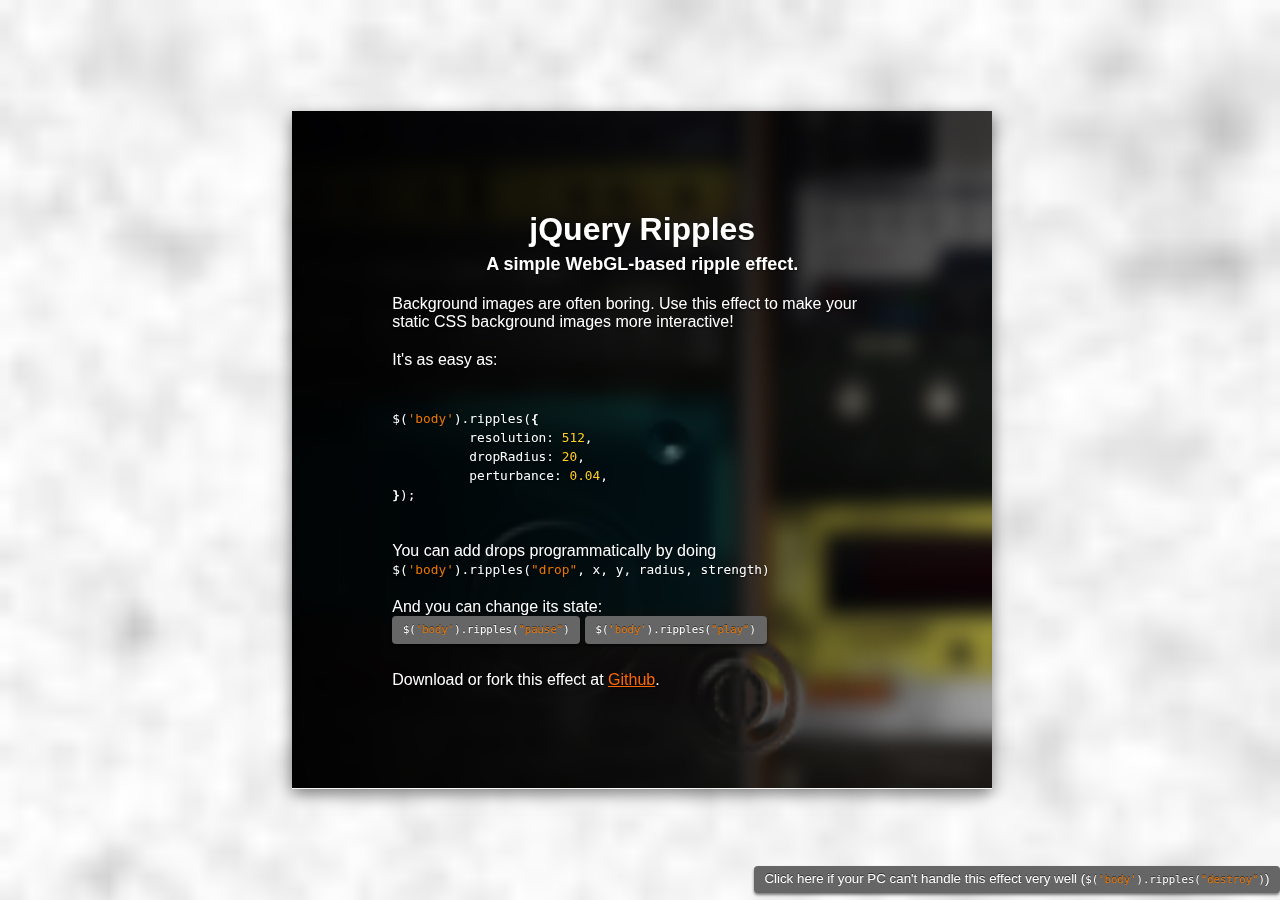
<file: Task2Portfolio/jquery.ripples-master/jquery.ripples-master/demo/index.html>
<!DOCTYPE html>
<html>
<head>
<title>jQuery WebGL Ripples</title>
<style>
* { margin: 0; padding: 0; }
html {
	height: 100%;
}
body {
	color: #fff;
	font-size: 16px;
	font-family: "Helvetica Neue",Helvetica,Arial,sans-serif;
	background-image: url(img/bg2.jpg);
	background-size: cover;
	background-position: 50% 0;
	height: 100%;
	text-align: center;
}

body:before {
	content: '';
	display: inline-block;
	vertical-align: middle;
	height: 100%;
}

main {
	display: inline-block;
	vertical-align: middle;
	background: url(img/bg.jpg);
	padding:  100px;
	max-width: 500px;
	text-shadow: 0 1px 2px rgba(0,0,0,0.5);
	box-shadow: 0 5px 15px rgba(0,0,0,0.5);
}

h1 {
	font-size: 32px;
}
h2 {
	font-size: 18px;
	margin-top: 6px;
}
p {
	text-align: left;
	margin-top: 20px;
}
a {
	color: #ff6800;
}
pre {
	text-align: left;
	margin-top: 20px;
}

.error {
	display: none;
	position: fixed;
	bottom: 0;
	left: 0;
	background: #000;
	color: #f00;
	padding: 5px;
	max-width: 50%;
}

button {
	font-family: "Helvetica Neue",Helvetica,Arial,sans-serif;
	padding: 0 0.8em;
	line-height: 2em;
	border: none;
	background: #666;
	color: #fff;
	text-shadow: 0 -1px 0 rgba(0,0,0,0.5);
	border-radius: 4px;
	cursor: pointer;
	margin-bottom: 0.5em;
	box-shadow: 0 2px 3px rgba(0,0,0,0.5);
}

button:hover {
	background: #888;
}

code { font-size: 0.8em; display: inline; }

.disable {
	position: fixed;
	bottom: 0;
	right: 0;
}

.code-string { color:#ec7600 }
.code-cbracket { font-weight:bold }
.code-number { color:#ffcd22 }

</style>
</head>
<body>

<main>
	<header>
		<h1>jQuery Ripples</h1>
		<h2>A simple WebGL-based ripple effect.</h2>
	</header>
	<p>Background images are often boring. Use this effect to make your static CSS background images more interactive!</p>
	<p>It's as easy as:</p>

	<pre><code>
$(<span class="code-string">'body'</span>).ripples(<span class="code-cbracket">{</span>
	resolution: <span class="code-number">512</span>,
	dropRadius: <span class="code-number">20</span>,
	perturbance: <span class="code-number">0.04</span>,
<span class="code-cbracket">}</span>);
	</code></pre>

	<p>You can add drops programmatically by doing <code>$(<span class="code-string">'body'</span>).ripples(<span class="code-string">"drop"</span>, x, y, radius, strength)</code></p>

	<p>And you can change its state:<br>
	<button class="js-ripples-pause" type="button">
		<code>$(<span class="code-string">'body'</span>).ripples(<span class="code-string">"pause"</span>)</code>
	</button>

	<button class="js-ripples-play" type="button">
		<code>$(<span class="code-string">'body'</span>).ripples(<span class="code-string">"play"</span>)</code>
	</button>
	</p>

	<p>Download or fork this effect at <a href="//github.com/sirxemic/jquery.ripples/">Github</a>.</p>
</main>

<button class="js-ripples-disable disable">
	Click here if your PC can't handle this effect very well
	(<code>$(<span class="code-string">'body'</span>).ripples(<span class="code-string">"destroy"</span>)</code>)
</button>

<div class="error"></div>

<script src="https://ajax.googleapis.com/ajax/libs/jquery/3.0.0/jquery.min.js"></script>
<script src="../dist/jquery.ripples.js"></script>
<script>
$(document).ready(function() {
	try {
		$('body').ripples({
			resolution: 512,
			dropRadius: 20, //px
			perturbance: 0.04,
		});
		$('main').ripples({
			resolution: 128,
			dropRadius: 10, //px
			perturbance: 0.04,
			interactive: false
		});
	}
	catch (e) {
		$('.error').show().text(e);
	}

	$('.js-ripples-disable').on('click', function() {
		$('body, main').ripples('destroy');
		$(this).hide();
	});

	$('.js-ripples-play').on('click', function() {
		$('body, main').ripples('play');
	});

	$('.js-ripples-pause').on('click', function() {
		$('body, main').ripples('pause');
	});

	// Automatic drops
	setInterval(function() {
		var $el = $('main');
		var x = Math.random() * $el.outerWidth();
		var y = Math.random() * $el.outerHeight();
		var dropRadius = 20;
		var strength = 0.04 + Math.random() * 0.04;

		$el.ripples('drop', x, y, dropRadius, strength);
	}, 400);
});
</script>
</body>
</html>
</file>
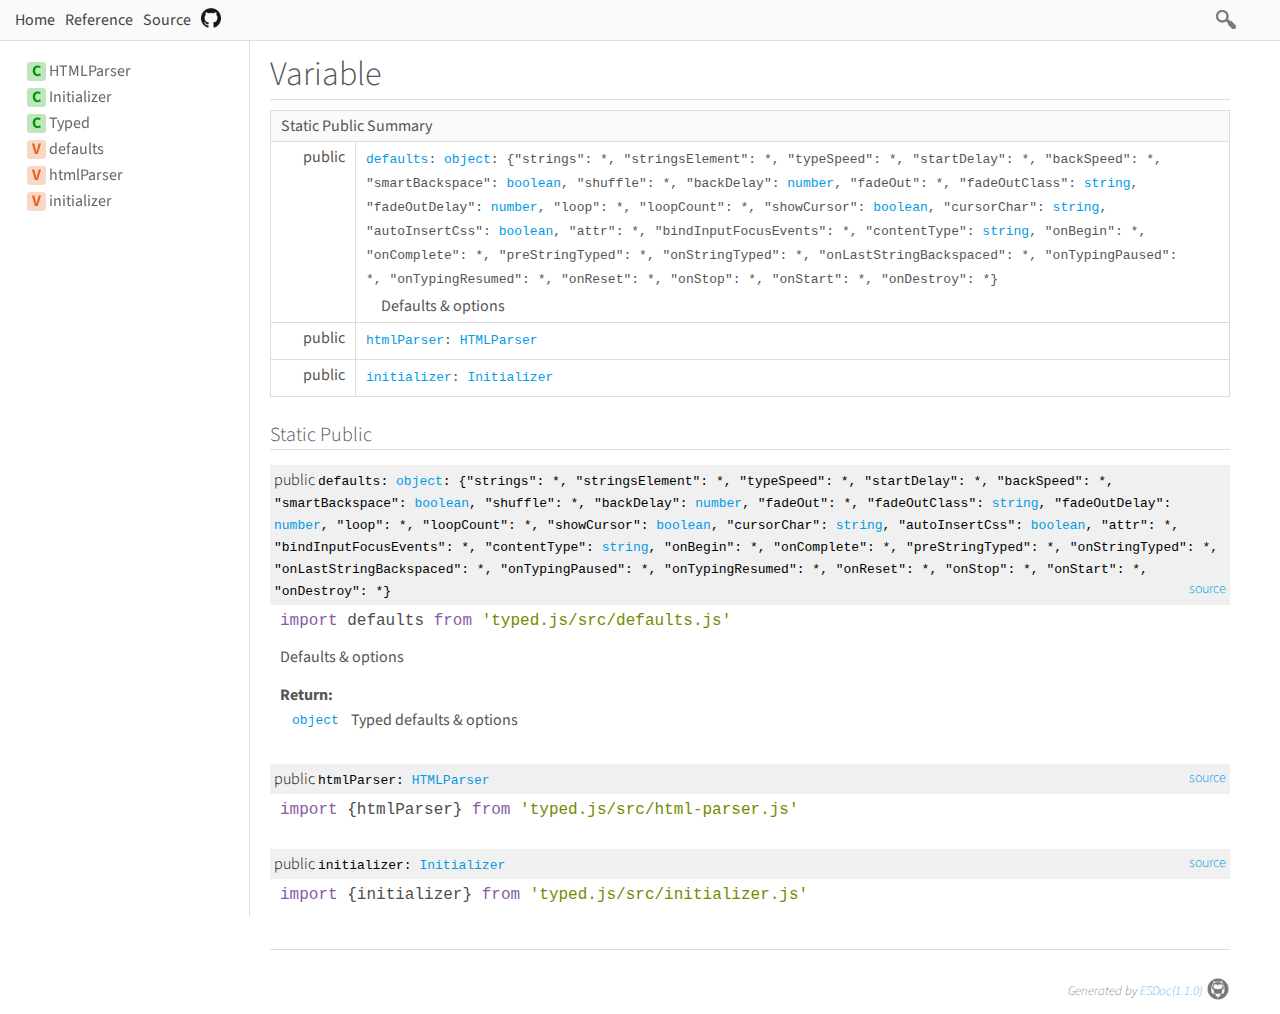
<file: Task2Portfolio/jquery.ripples-master/typed.js-main/docs/variable/index.html>
<!DOCTYPE html>
<html>
<head>
  <meta charset="utf-8">
  <base data-ice="baseUrl" href="../">
  <title data-ice="title">Variable | typed.js</title>
  <link type="text/css" rel="stylesheet" href="css/style.css">
  <link type="text/css" rel="stylesheet" href="css/prettify-tomorrow.css">
  <script src="script/prettify/prettify.js"></script>
  <script src="script/manual.js"></script>
<meta name="description" content="A JavaScript Typing Animation Library"><meta property="twitter:card" content="summary"><meta property="twitter:title" content="typed.js"><meta property="twitter:description" content="A JavaScript Typing Animation Library"></head>
<body class="layout-container" data-ice="rootContainer">

<header>
  <a href="./">Home</a>
  
  <a href="identifiers.html">Reference</a>
  <a href="source.html">Source</a>
  
  <div class="search-box">
  <span>
    <img src="./image/search.png">
    <span class="search-input-edge"></span><input class="search-input"><span class="search-input-edge"></span>
  </span>
    <ul class="search-result"></ul>
  </div>
<a style="position:relative; top:3px;" href="https://github.com/mattboldt/typed.js"><img width="20px" src="./image/github.png"></a></header>

<nav class="navigation" data-ice="nav"><div>
  <ul>
    
  <li data-ice="doc"><span data-ice="kind" class="kind-class">C</span><span data-ice="name"><span><a href="class/src/html-parser.js~HTMLParser.html">HTMLParser</a></span></span></li>
<li data-ice="doc"><span data-ice="kind" class="kind-class">C</span><span data-ice="name"><span><a href="class/src/initializer.js~Initializer.html">Initializer</a></span></span></li>
<li data-ice="doc"><span data-ice="kind" class="kind-class">C</span><span data-ice="name"><span><a href="class/src/typed.js~Typed.html">Typed</a></span></span></li>
<li data-ice="doc"><span data-ice="kind" class="kind-variable">V</span><span data-ice="name"><span><a href="variable/index.html#static-variable-defaults">defaults</a></span></span></li>
<li data-ice="doc"><span data-ice="kind" class="kind-variable">V</span><span data-ice="name"><span><a href="variable/index.html#static-variable-htmlParser">htmlParser</a></span></span></li>
<li data-ice="doc"><span data-ice="kind" class="kind-variable">V</span><span data-ice="name"><span><a href="variable/index.html#static-variable-initializer">initializer</a></span></span></li>
</ul>
</div>
</nav>

<div class="content" data-ice="content"><h1 data-ice="title">Variable</h1>
<div data-ice="summaries"><table class="summary" data-ice="summary">
  <thead><tr><td data-ice="title" colspan="3">Static Public Summary</td></tr></thead>
  <tbody>
  
  <tr data-ice="target">
    <td>
      <span class="access" data-ice="access">public</span>
      
      
      
      <span class="override" data-ice="override"></span>
    </td>
    <td>
      <div>
        <p>
          
          
          
          <span class="code" data-ice="name"><span><a href="variable/index.html#static-variable-defaults">defaults</a></span></span><span class="code" data-ice="signature">: <span><a href="https://developer.mozilla.org/en-US/docs/Web/JavaScript/Reference/Global_Objects/Object">object</a></span>: {&quot;strings&quot;: <span>*</span>, &quot;stringsElement&quot;: <span>*</span>, &quot;typeSpeed&quot;: <span>*</span>, &quot;startDelay&quot;: <span>*</span>, &quot;backSpeed&quot;: <span>*</span>, &quot;smartBackspace&quot;: <span><a href="https://developer.mozilla.org/en-US/docs/Web/JavaScript/Reference/Global_Objects/Boolean">boolean</a></span>, &quot;shuffle&quot;: <span>*</span>, &quot;backDelay&quot;: <span><a href="https://developer.mozilla.org/en-US/docs/Web/JavaScript/Reference/Global_Objects/Number">number</a></span>, &quot;fadeOut&quot;: <span>*</span>, &quot;fadeOutClass&quot;: <span><a href="https://developer.mozilla.org/en-US/docs/Web/JavaScript/Reference/Global_Objects/String">string</a></span>, &quot;fadeOutDelay&quot;: <span><a href="https://developer.mozilla.org/en-US/docs/Web/JavaScript/Reference/Global_Objects/Number">number</a></span>, &quot;loop&quot;: <span>*</span>, &quot;loopCount&quot;: <span>*</span>, &quot;showCursor&quot;: <span><a href="https://developer.mozilla.org/en-US/docs/Web/JavaScript/Reference/Global_Objects/Boolean">boolean</a></span>, &quot;cursorChar&quot;: <span><a href="https://developer.mozilla.org/en-US/docs/Web/JavaScript/Reference/Global_Objects/String">string</a></span>, &quot;autoInsertCss&quot;: <span><a href="https://developer.mozilla.org/en-US/docs/Web/JavaScript/Reference/Global_Objects/Boolean">boolean</a></span>, &quot;attr&quot;: <span>*</span>, &quot;bindInputFocusEvents&quot;: <span>*</span>, &quot;contentType&quot;: <span><a href="https://developer.mozilla.org/en-US/docs/Web/JavaScript/Reference/Global_Objects/String">string</a></span>, &quot;onBegin&quot;: <span>*</span>, &quot;onComplete&quot;: <span>*</span>, &quot;preStringTyped&quot;: <span>*</span>, &quot;onStringTyped&quot;: <span>*</span>, &quot;onLastStringBackspaced&quot;: <span>*</span>, &quot;onTypingPaused&quot;: <span>*</span>, &quot;onTypingResumed&quot;: <span>*</span>, &quot;onReset&quot;: <span>*</span>, &quot;onStop&quot;: <span>*</span>, &quot;onStart&quot;: <span>*</span>, &quot;onDestroy&quot;: <span>*</span>}</span>
        </p>
      </div>
      <div>
        
        
        <div data-ice="description"><p>Defaults &amp; options</p>
</div>
      </div>
    </td>
    <td>
      
      
    </td>
  </tr>
<tr data-ice="target">
    <td>
      <span class="access" data-ice="access">public</span>
      
      
      
      <span class="override" data-ice="override"></span>
    </td>
    <td>
      <div>
        <p>
          
          
          
          <span class="code" data-ice="name"><span><a href="variable/index.html#static-variable-htmlParser">htmlParser</a></span></span><span class="code" data-ice="signature">: <span><a href="class/src/html-parser.js~HTMLParser.html">HTMLParser</a></span></span>
        </p>
      </div>
      <div>
        
        
        
      </div>
    </td>
    <td>
      
      
    </td>
  </tr>
<tr data-ice="target">
    <td>
      <span class="access" data-ice="access">public</span>
      
      
      
      <span class="override" data-ice="override"></span>
    </td>
    <td>
      <div>
        <p>
          
          
          
          <span class="code" data-ice="name"><span><a href="variable/index.html#static-variable-initializer">initializer</a></span></span><span class="code" data-ice="signature">: <span><a href="class/src/initializer.js~Initializer.html">Initializer</a></span></span>
        </p>
      </div>
      <div>
        
        
        
      </div>
    </td>
    <td>
      
      
    </td>
  </tr>
</tbody>
</table>
</div>
<div data-ice="details"><h2 data-ice="title">Static Public </h2>

<div class="detail" data-ice="detail">
  <h3 data-ice="anchor" id="static-variable-defaults">
    <span class="access" data-ice="access">public</span>
    
    
    
    
    
    <span class="code" data-ice="name">defaults</span><span class="code" data-ice="signature">: <span><a href="https://developer.mozilla.org/en-US/docs/Web/JavaScript/Reference/Global_Objects/Object">object</a></span>: {&quot;strings&quot;: <span>*</span>, &quot;stringsElement&quot;: <span>*</span>, &quot;typeSpeed&quot;: <span>*</span>, &quot;startDelay&quot;: <span>*</span>, &quot;backSpeed&quot;: <span>*</span>, &quot;smartBackspace&quot;: <span><a href="https://developer.mozilla.org/en-US/docs/Web/JavaScript/Reference/Global_Objects/Boolean">boolean</a></span>, &quot;shuffle&quot;: <span>*</span>, &quot;backDelay&quot;: <span><a href="https://developer.mozilla.org/en-US/docs/Web/JavaScript/Reference/Global_Objects/Number">number</a></span>, &quot;fadeOut&quot;: <span>*</span>, &quot;fadeOutClass&quot;: <span><a href="https://developer.mozilla.org/en-US/docs/Web/JavaScript/Reference/Global_Objects/String">string</a></span>, &quot;fadeOutDelay&quot;: <span><a href="https://developer.mozilla.org/en-US/docs/Web/JavaScript/Reference/Global_Objects/Number">number</a></span>, &quot;loop&quot;: <span>*</span>, &quot;loopCount&quot;: <span>*</span>, &quot;showCursor&quot;: <span><a href="https://developer.mozilla.org/en-US/docs/Web/JavaScript/Reference/Global_Objects/Boolean">boolean</a></span>, &quot;cursorChar&quot;: <span><a href="https://developer.mozilla.org/en-US/docs/Web/JavaScript/Reference/Global_Objects/String">string</a></span>, &quot;autoInsertCss&quot;: <span><a href="https://developer.mozilla.org/en-US/docs/Web/JavaScript/Reference/Global_Objects/Boolean">boolean</a></span>, &quot;attr&quot;: <span>*</span>, &quot;bindInputFocusEvents&quot;: <span>*</span>, &quot;contentType&quot;: <span><a href="https://developer.mozilla.org/en-US/docs/Web/JavaScript/Reference/Global_Objects/String">string</a></span>, &quot;onBegin&quot;: <span>*</span>, &quot;onComplete&quot;: <span>*</span>, &quot;preStringTyped&quot;: <span>*</span>, &quot;onStringTyped&quot;: <span>*</span>, &quot;onLastStringBackspaced&quot;: <span>*</span>, &quot;onTypingPaused&quot;: <span>*</span>, &quot;onTypingResumed&quot;: <span>*</span>, &quot;onReset&quot;: <span>*</span>, &quot;onStop&quot;: <span>*</span>, &quot;onStart&quot;: <span>*</span>, &quot;onDestroy&quot;: <span>*</span>}</span>
    <span class="right-info">
      
      
      <span data-ice="source"><span><a href="file/src/defaults.js.html#lineNumber7">source</a></span></span>
    </span>
  </h3>

  <div data-ice="importPath" class="import-path"><pre class="prettyprint"><code data-ice="importPathCode">import defaults from &apos;<span><a href="file/src/defaults.js.html#lineNumber7">typed.js/src/defaults.js</a></span>&apos;</code></pre></div>
  
  
  <div data-ice="description"><p>Defaults &amp; options</p>
</div>

  

  <div data-ice="properties">
</div>

  <div class="return-params" data-ice="returnParams">
    <h4>Return:</h4>
    <table>
      <tbody>
        <tr>
          <td class="return-type code" data-ice="returnType"><span><a href="https://developer.mozilla.org/en-US/docs/Web/JavaScript/Reference/Global_Objects/Object">object</a></span></td>
          <td class="return-desc" data-ice="returnDescription"><p>Typed defaults &amp; options</p>
</td>
        </tr>
      </tbody>
    </table>
    <div data-ice="returnProperties">
</div>
  </div>

  

  

  

  

  

  

  
  
</div>
<div class="detail" data-ice="detail">
  <h3 data-ice="anchor" id="static-variable-htmlParser">
    <span class="access" data-ice="access">public</span>
    
    
    
    
    
    <span class="code" data-ice="name">htmlParser</span><span class="code" data-ice="signature">: <span><a href="class/src/html-parser.js~HTMLParser.html">HTMLParser</a></span></span>
    <span class="right-info">
      
      
      <span data-ice="source"><span><a href="file/src/html-parser.js.html#lineNumber67">source</a></span></span>
    </span>
  </h3>

  <div data-ice="importPath" class="import-path"><pre class="prettyprint"><code data-ice="importPathCode">import {htmlParser} from &apos;<span><a href="file/src/html-parser.js.html#lineNumber67">typed.js/src/html-parser.js</a></span>&apos;</code></pre></div>
  
  
  

  

  <div data-ice="properties">
</div>

  

  

  

  

  

  

  

  
  
</div>
<div class="detail" data-ice="detail">
  <h3 data-ice="anchor" id="static-variable-initializer">
    <span class="access" data-ice="access">public</span>
    
    
    
    
    
    <span class="code" data-ice="name">initializer</span><span class="code" data-ice="signature">: <span><a href="class/src/initializer.js~Initializer.html">Initializer</a></span></span>
    <span class="right-info">
      
      
      <span data-ice="source"><span><a href="file/src/initializer.js.html#lineNumber218">source</a></span></span>
    </span>
  </h3>

  <div data-ice="importPath" class="import-path"><pre class="prettyprint"><code data-ice="importPathCode">import {initializer} from &apos;<span><a href="file/src/initializer.js.html#lineNumber218">typed.js/src/initializer.js</a></span>&apos;</code></pre></div>
  
  
  

  

  <div data-ice="properties">
</div>

  

  

  

  

  

  

  

  
  
</div>
</div>
</div>

<footer class="footer">
  Generated by <a href="https://esdoc.org">ESDoc<span data-ice="esdocVersion">(1.1.0)</span><img src="./image/esdoc-logo-mini-black.png"></a>
</footer>

<script src="script/search_index.js"></script>
<script src="script/search.js"></script>
<script src="script/pretty-print.js"></script>
<script src="script/inherited-summary.js"></script>
<script src="script/test-summary.js"></script>
<script src="script/inner-link.js"></script>
<script src="script/patch-for-local.js"></script>
</body>
</html>
</file>
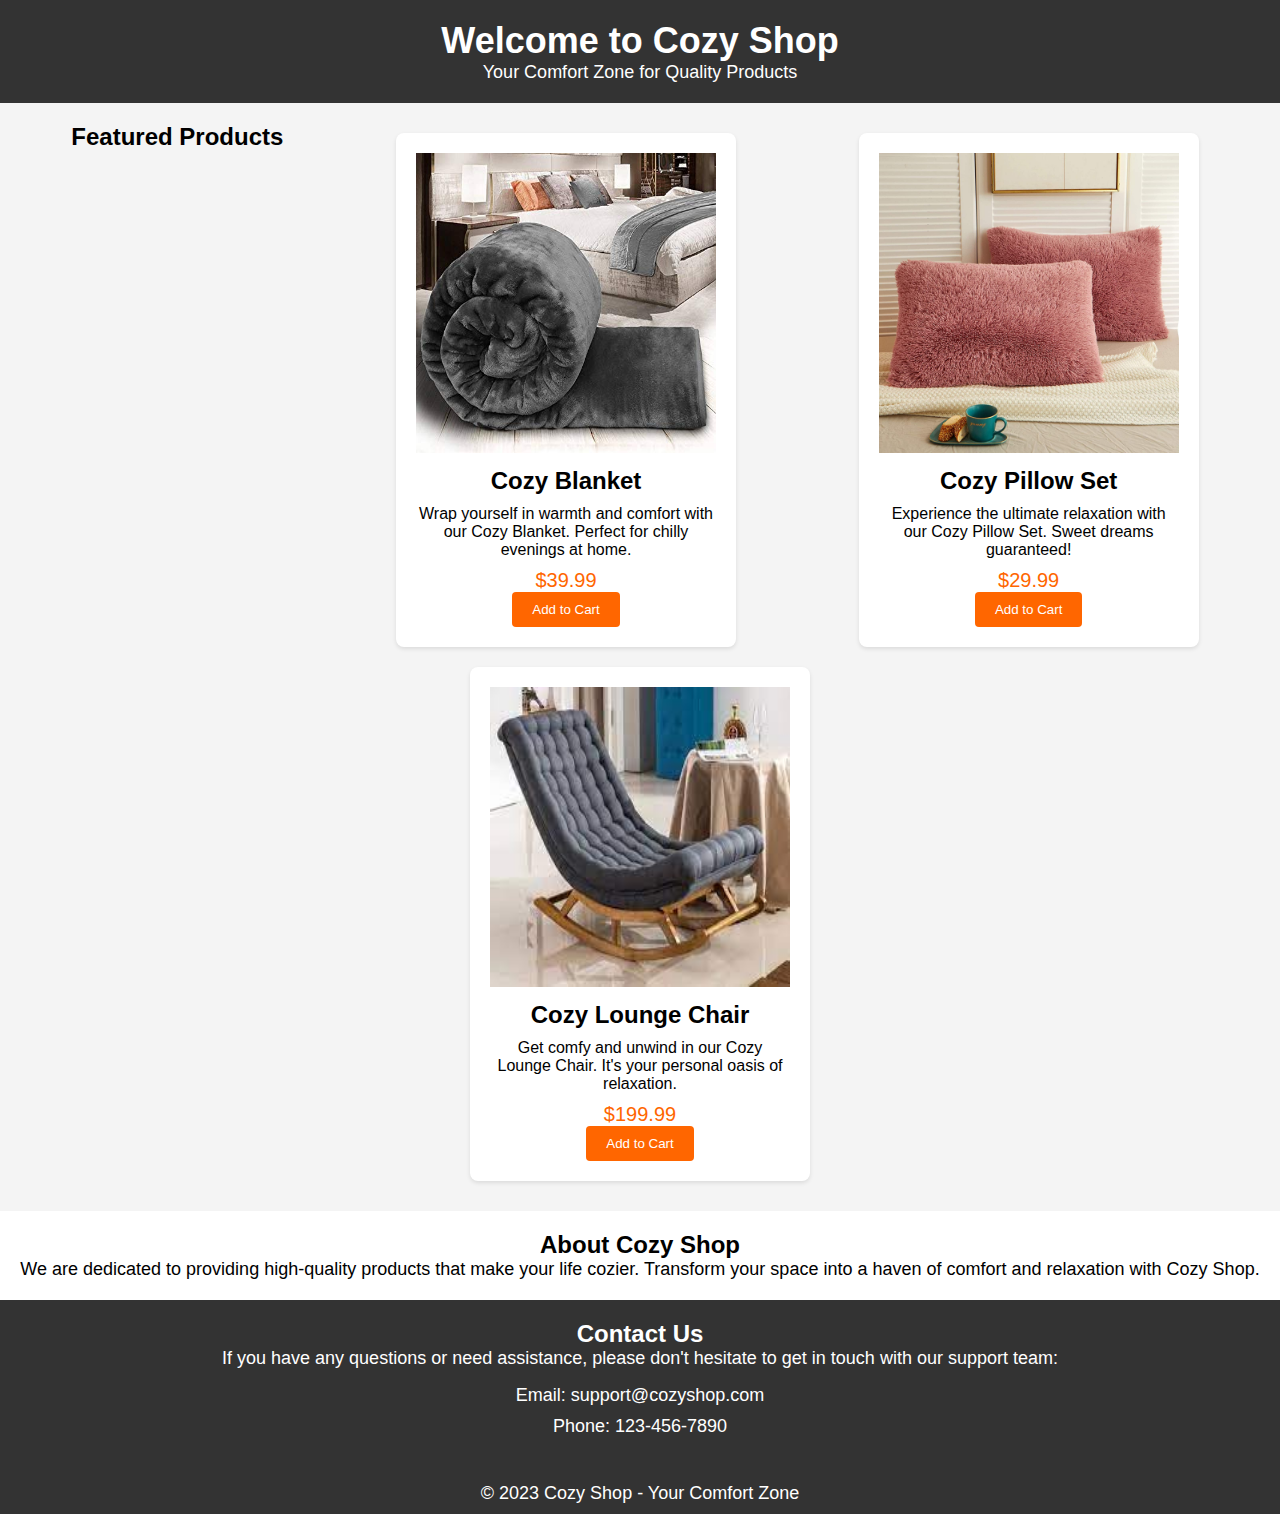
<file: Task1LandingPage/landing.html>
<!DOCTYPE html>
<html lang="en">
<head>
    <meta charset="UTF-8">
    <meta name="viewport" content="width=device-width, initial-scale=1.0">
    <title>Cozy Shop - Your Comfort Zone</title>
    <link rel="stylesheet" href="landing.css">
</head>
<body>
    <header>
        <h1>Welcome to Cozy Shop</h1>
        <p>Your Comfort Zone for Quality Products</p>
    </header>

    <section class="featured-products">
        <h2 style="text-align:center; margin-bottom:40px;">Featured Products</h2>
        <div class="product">
            <img src="product1.jpg" alt="Product 1">
            <h3>Cozy Blanket</h3>
            <p>Wrap yourself in warmth and comfort with our Cozy Blanket. Perfect for chilly evenings at home.</p>
            <span class="price">$39.99</span><br>
            <button>Add to Cart</button>
        </div>
        <div class="product">
            <img src="product2.jpg" alt="Product 2">
            <h3>Cozy Pillow Set</h3>
            <p>Experience the ultimate relaxation with our Cozy Pillow Set. Sweet dreams guaranteed!</p>
            <span class="price">$29.99</span><br>
            <button>Add to Cart</button>
        </div>
        <div class="product">
            <img src="product3.jpg" alt="Product 3">
            <h3>Cozy Lounge Chair</h3>
            <p>Get comfy and unwind in our Cozy Lounge Chair. It's your personal oasis of relaxation.</p>
            <span class="price">$199.99</span><br>
            <button>Add to Cart</button>
        </div>
    </section>

    <section class="about-us">
        <h2>About Cozy Shop</h2>
        <p>We are dedicated to providing high-quality products that make your life cozier. Transform your space into a haven of comfort and relaxation with Cozy Shop.</p>
    </section>

    <section class="contact">
        <h2>Contact Us</h2>
        <p>If you have any questions or need assistance, please don't hesitate to get in touch with our support team:</p>
        <ul>
            <li>Email: support@cozyshop.com</li>
            <li>Phone: 123-456-7890</li>
        </ul>
    </section>

    <footer>
        <p>&copy; 2023 Cozy Shop - Your Comfort Zone</p>
    </footer>
</body>
</html>
</file>
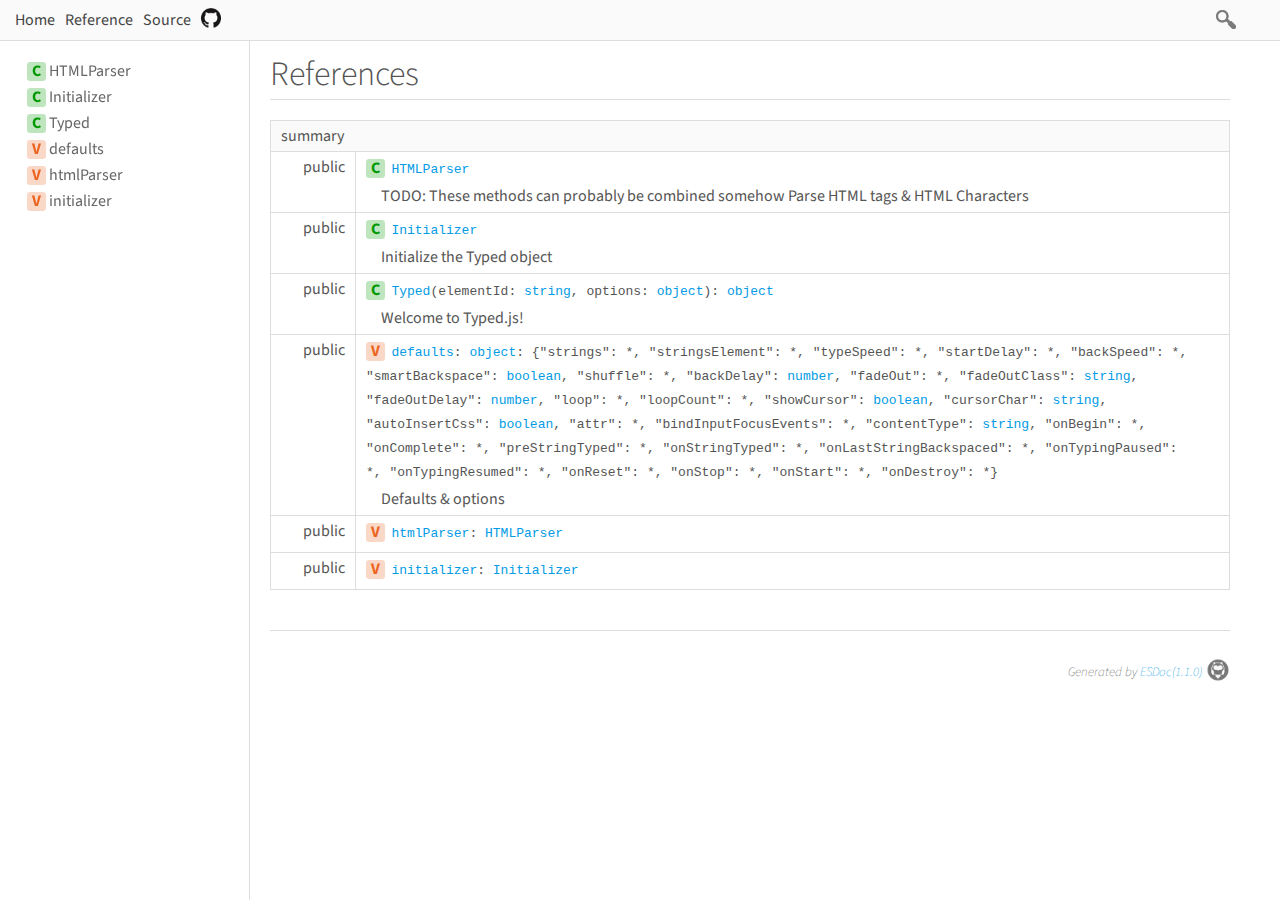
<file: Task2Portfolio/jquery.ripples-master/typed.js-main/docs/identifiers.html>
<!DOCTYPE html>
<html>
<head>
  <meta charset="utf-8">
  <base data-ice="baseUrl">
  <title data-ice="title">Reference | typed.js</title>
  <link type="text/css" rel="stylesheet" href="css/style.css">
  <link type="text/css" rel="stylesheet" href="css/prettify-tomorrow.css">
  <script src="script/prettify/prettify.js"></script>
  <script src="script/manual.js"></script>
<meta name="description" content="A JavaScript Typing Animation Library"><meta property="twitter:card" content="summary"><meta property="twitter:title" content="typed.js"><meta property="twitter:description" content="A JavaScript Typing Animation Library"></head>
<body class="layout-container" data-ice="rootContainer">

<header>
  <a href="./">Home</a>
  
  <a href="identifiers.html">Reference</a>
  <a href="source.html">Source</a>
  
  <div class="search-box">
  <span>
    <img src="./image/search.png">
    <span class="search-input-edge"></span><input class="search-input"><span class="search-input-edge"></span>
  </span>
    <ul class="search-result"></ul>
  </div>
<a style="position:relative; top:3px;" href="https://github.com/mattboldt/typed.js"><img width="20px" src="./image/github.png"></a></header>

<nav class="navigation" data-ice="nav"><div>
  <ul>
    
  <li data-ice="doc"><span data-ice="kind" class="kind-class">C</span><span data-ice="name"><span><a href="class/src/html-parser.js~HTMLParser.html">HTMLParser</a></span></span></li>
<li data-ice="doc"><span data-ice="kind" class="kind-class">C</span><span data-ice="name"><span><a href="class/src/initializer.js~Initializer.html">Initializer</a></span></span></li>
<li data-ice="doc"><span data-ice="kind" class="kind-class">C</span><span data-ice="name"><span><a href="class/src/typed.js~Typed.html">Typed</a></span></span></li>
<li data-ice="doc"><span data-ice="kind" class="kind-variable">V</span><span data-ice="name"><span><a href="variable/index.html#static-variable-defaults">defaults</a></span></span></li>
<li data-ice="doc"><span data-ice="kind" class="kind-variable">V</span><span data-ice="name"><span><a href="variable/index.html#static-variable-htmlParser">htmlParser</a></span></span></li>
<li data-ice="doc"><span data-ice="kind" class="kind-variable">V</span><span data-ice="name"><span><a href="variable/index.html#static-variable-initializer">initializer</a></span></span></li>
</ul>
</div>
</nav>

<div class="content" data-ice="content"><h1>References</h1>

<div class="identifiers-wrap">
  <div>
    
  <div data-ice="dirSummaryWrap">
      
      <div data-ice="dirSummary"><table class="summary" data-ice="summary">
  <thead><tr><td data-ice="title" colspan="3">summary</td></tr></thead>
  <tbody>
  
  <tr data-ice="target">
    <td>
      <span class="access" data-ice="access">public</span>
      
      
      
      <span class="override" data-ice="override"></span>
    </td>
    <td>
      <div>
        <p>
          <span data-ice="kind-icon" class="kind-class">C</span>
          
          
          <span class="code" data-ice="name"><span><a href="class/src/html-parser.js~HTMLParser.html">HTMLParser</a></span></span>
        </p>
      </div>
      <div>
        
        
        <div data-ice="description"><p>TODO: These methods can probably be combined somehow
Parse HTML tags &amp; HTML Characters</p>
</div>
      </div>
    </td>
    <td>
      
      
    </td>
  </tr>
<tr data-ice="target">
    <td>
      <span class="access" data-ice="access">public</span>
      
      
      
      <span class="override" data-ice="override"></span>
    </td>
    <td>
      <div>
        <p>
          <span data-ice="kind-icon" class="kind-class">C</span>
          
          
          <span class="code" data-ice="name"><span><a href="class/src/initializer.js~Initializer.html">Initializer</a></span></span>
        </p>
      </div>
      <div>
        
        
        <div data-ice="description"><p>Initialize the Typed object</p>
</div>
      </div>
    </td>
    <td>
      
      
    </td>
  </tr>
<tr data-ice="target">
    <td>
      <span class="access" data-ice="access">public</span>
      
      
      
      <span class="override" data-ice="override"></span>
    </td>
    <td>
      <div>
        <p>
          <span data-ice="kind-icon" class="kind-class">C</span>
          
          
          <span class="code" data-ice="name"><span><a href="class/src/typed.js~Typed.html">Typed</a></span></span><span class="code" data-ice="signature">(elementId: <span><a href="https://developer.mozilla.org/en-US/docs/Web/JavaScript/Reference/Global_Objects/String">string</a></span>, options: <span><a href="https://developer.mozilla.org/en-US/docs/Web/JavaScript/Reference/Global_Objects/Object">object</a></span>): <span><a href="https://developer.mozilla.org/en-US/docs/Web/JavaScript/Reference/Global_Objects/Object">object</a></span></span>
        </p>
      </div>
      <div>
        
        
        <div data-ice="description"><p>Welcome to Typed.js!</p>
</div>
      </div>
    </td>
    <td>
      
      
    </td>
  </tr>
<tr data-ice="target">
    <td>
      <span class="access" data-ice="access">public</span>
      
      
      
      <span class="override" data-ice="override"></span>
    </td>
    <td>
      <div>
        <p>
          <span data-ice="kind-icon" class="kind-variable">V</span>
          
          
          <span class="code" data-ice="name"><span><a href="variable/index.html#static-variable-defaults">defaults</a></span></span><span class="code" data-ice="signature">: <span><a href="https://developer.mozilla.org/en-US/docs/Web/JavaScript/Reference/Global_Objects/Object">object</a></span>: {&quot;strings&quot;: <span>*</span>, &quot;stringsElement&quot;: <span>*</span>, &quot;typeSpeed&quot;: <span>*</span>, &quot;startDelay&quot;: <span>*</span>, &quot;backSpeed&quot;: <span>*</span>, &quot;smartBackspace&quot;: <span><a href="https://developer.mozilla.org/en-US/docs/Web/JavaScript/Reference/Global_Objects/Boolean">boolean</a></span>, &quot;shuffle&quot;: <span>*</span>, &quot;backDelay&quot;: <span><a href="https://developer.mozilla.org/en-US/docs/Web/JavaScript/Reference/Global_Objects/Number">number</a></span>, &quot;fadeOut&quot;: <span>*</span>, &quot;fadeOutClass&quot;: <span><a href="https://developer.mozilla.org/en-US/docs/Web/JavaScript/Reference/Global_Objects/String">string</a></span>, &quot;fadeOutDelay&quot;: <span><a href="https://developer.mozilla.org/en-US/docs/Web/JavaScript/Reference/Global_Objects/Number">number</a></span>, &quot;loop&quot;: <span>*</span>, &quot;loopCount&quot;: <span>*</span>, &quot;showCursor&quot;: <span><a href="https://developer.mozilla.org/en-US/docs/Web/JavaScript/Reference/Global_Objects/Boolean">boolean</a></span>, &quot;cursorChar&quot;: <span><a href="https://developer.mozilla.org/en-US/docs/Web/JavaScript/Reference/Global_Objects/String">string</a></span>, &quot;autoInsertCss&quot;: <span><a href="https://developer.mozilla.org/en-US/docs/Web/JavaScript/Reference/Global_Objects/Boolean">boolean</a></span>, &quot;attr&quot;: <span>*</span>, &quot;bindInputFocusEvents&quot;: <span>*</span>, &quot;contentType&quot;: <span><a href="https://developer.mozilla.org/en-US/docs/Web/JavaScript/Reference/Global_Objects/String">string</a></span>, &quot;onBegin&quot;: <span>*</span>, &quot;onComplete&quot;: <span>*</span>, &quot;preStringTyped&quot;: <span>*</span>, &quot;onStringTyped&quot;: <span>*</span>, &quot;onLastStringBackspaced&quot;: <span>*</span>, &quot;onTypingPaused&quot;: <span>*</span>, &quot;onTypingResumed&quot;: <span>*</span>, &quot;onReset&quot;: <span>*</span>, &quot;onStop&quot;: <span>*</span>, &quot;onStart&quot;: <span>*</span>, &quot;onDestroy&quot;: <span>*</span>}</span>
        </p>
      </div>
      <div>
        
        
        <div data-ice="description"><p>Defaults &amp; options</p>
</div>
      </div>
    </td>
    <td>
      
      
    </td>
  </tr>
<tr data-ice="target">
    <td>
      <span class="access" data-ice="access">public</span>
      
      
      
      <span class="override" data-ice="override"></span>
    </td>
    <td>
      <div>
        <p>
          <span data-ice="kind-icon" class="kind-variable">V</span>
          
          
          <span class="code" data-ice="name"><span><a href="variable/index.html#static-variable-htmlParser">htmlParser</a></span></span><span class="code" data-ice="signature">: <span><a href="class/src/html-parser.js~HTMLParser.html">HTMLParser</a></span></span>
        </p>
      </div>
      <div>
        
        
        
      </div>
    </td>
    <td>
      
      
    </td>
  </tr>
<tr data-ice="target">
    <td>
      <span class="access" data-ice="access">public</span>
      
      
      
      <span class="override" data-ice="override"></span>
    </td>
    <td>
      <div>
        <p>
          <span data-ice="kind-icon" class="kind-variable">V</span>
          
          
          <span class="code" data-ice="name"><span><a href="variable/index.html#static-variable-initializer">initializer</a></span></span><span class="code" data-ice="signature">: <span><a href="class/src/initializer.js~Initializer.html">Initializer</a></span></span>
        </p>
      </div>
      <div>
        
        
        
      </div>
    </td>
    <td>
      
      
    </td>
  </tr>
</tbody>
</table>
</div>
    </div>
</div>

  
</div>
</div>

<footer class="footer">
  Generated by <a href="https://esdoc.org">ESDoc<span data-ice="esdocVersion">(1.1.0)</span><img src="./image/esdoc-logo-mini-black.png"></a>
</footer>

<script src="script/search_index.js"></script>
<script src="script/search.js"></script>
<script src="script/pretty-print.js"></script>
<script src="script/inherited-summary.js"></script>
<script src="script/test-summary.js"></script>
<script src="script/inner-link.js"></script>
<script src="script/patch-for-local.js"></script>
</body>
</html>
</file>
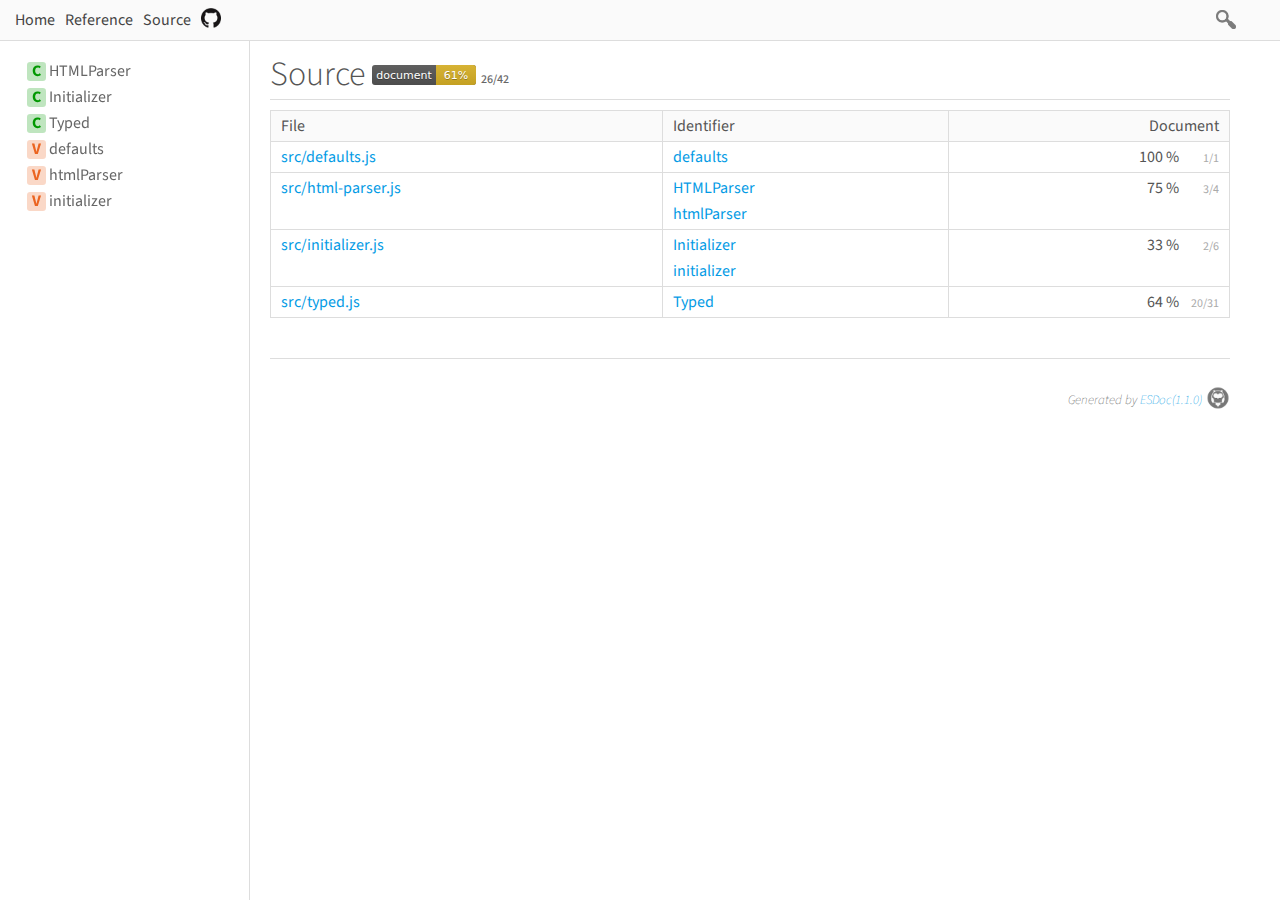
<file: Task2Portfolio/jquery.ripples-master/typed.js-main/docs/source.html>
<!DOCTYPE html>
<html>
<head>
  <meta charset="utf-8">
  <base data-ice="baseUrl" href>
  <title data-ice="title">Source | typed.js</title>
  <link type="text/css" rel="stylesheet" href="css/style.css">
  <link type="text/css" rel="stylesheet" href="css/prettify-tomorrow.css">
  <script src="script/prettify/prettify.js"></script>
  <script src="script/manual.js"></script>
<meta name="description" content="A JavaScript Typing Animation Library"><meta property="twitter:card" content="summary"><meta property="twitter:title" content="typed.js"><meta property="twitter:description" content="A JavaScript Typing Animation Library"></head>
<body class="layout-container" data-ice="rootContainer">

<header>
  <a href="./">Home</a>
  
  <a href="identifiers.html">Reference</a>
  <a href="source.html">Source</a>
  
  <div class="search-box">
  <span>
    <img src="./image/search.png">
    <span class="search-input-edge"></span><input class="search-input"><span class="search-input-edge"></span>
  </span>
    <ul class="search-result"></ul>
  </div>
<a style="position:relative; top:3px;" href="https://github.com/mattboldt/typed.js"><img width="20px" src="./image/github.png"></a></header>

<nav class="navigation" data-ice="nav"><div>
  <ul>
    
  <li data-ice="doc"><span data-ice="kind" class="kind-class">C</span><span data-ice="name"><span><a href="class/src/html-parser.js~HTMLParser.html">HTMLParser</a></span></span></li>
<li data-ice="doc"><span data-ice="kind" class="kind-class">C</span><span data-ice="name"><span><a href="class/src/initializer.js~Initializer.html">Initializer</a></span></span></li>
<li data-ice="doc"><span data-ice="kind" class="kind-class">C</span><span data-ice="name"><span><a href="class/src/typed.js~Typed.html">Typed</a></span></span></li>
<li data-ice="doc"><span data-ice="kind" class="kind-variable">V</span><span data-ice="name"><span><a href="variable/index.html#static-variable-defaults">defaults</a></span></span></li>
<li data-ice="doc"><span data-ice="kind" class="kind-variable">V</span><span data-ice="name"><span><a href="variable/index.html#static-variable-htmlParser">htmlParser</a></span></span></li>
<li data-ice="doc"><span data-ice="kind" class="kind-variable">V</span><span data-ice="name"><span><a href="variable/index.html#static-variable-initializer">initializer</a></span></span></li>
</ul>
</div>
</nav>

<div class="content" data-ice="content"><h1>Source <img data-ice="coverageBadge" src="./badge.svg"><span data-ice="totalCoverageCount" class="total-coverage-count">26/42</span></h1>

<table class="files-summary" data-ice="files" data-use-coverage="true">
  <thead>
    <tr>
      <td>File</td>
      <td>Identifier</td>
      <td class="coverage">Document</td>
      <td style="display: none;">Size</td>
      <td style="display: none;">Lines</td>
      <td style="display: none;">Updated</td>
    </tr>
  </thead>
  <tbody>
    
  <tr data-ice="file">
      <td data-ice="filePath"><span><a href="file/src/defaults.js.html">src/defaults.js</a></span></td>
      <td data-ice="identifier" class="identifiers"><span><a href="variable/index.html#static-variable-defaults">defaults</a></span></td>
      <td class="coverage"><span data-ice="coverage">100 %</span><span data-ice="coverageCount" class="coverage-count">1/1</span></td>
      <td style="display: none;" data-ice="size">3416 byte</td>
      <td style="display: none;" data-ice="lines">164</td>
      <td style="display: none;" data-ice="updated">2022-12-07 03:41:55 (UTC)</td>
    </tr>
<tr data-ice="file">
      <td data-ice="filePath"><span><a href="file/src/html-parser.js.html#errorLines=67">src/html-parser.js</a></span></td>
      <td data-ice="identifier" class="identifiers"><span><a href="class/src/html-parser.js~HTMLParser.html">HTMLParser</a></span>
<span><a href="variable/index.html#static-variable-htmlParser">htmlParser</a></span></td>
      <td class="coverage"><span data-ice="coverage">75 %</span><span data-ice="coverageCount" class="coverage-count">3/4</span></td>
      <td style="display: none;" data-ice="size">1798 byte</td>
      <td style="display: none;" data-ice="lines">67</td>
      <td style="display: none;" data-ice="updated">2023-04-07 18:56:50 (UTC)</td>
    </tr>
<tr data-ice="file">
      <td data-ice="filePath"><span><a href="file/src/initializer.js.html#errorLines=147,161,193,218">src/initializer.js</a></span></td>
      <td data-ice="identifier" class="identifiers"><span><a href="class/src/initializer.js~Initializer.html">Initializer</a></span>
<span><a href="variable/index.html#static-variable-initializer">initializer</a></span></td>
      <td class="coverage"><span data-ice="coverage">33 %</span><span data-ice="coverageCount" class="coverage-count">2/6</span></td>
      <td style="display: none;" data-ice="size">5877 byte</td>
      <td style="display: none;" data-ice="lines">218</td>
      <td style="display: none;" data-ice="updated">2023-04-07 18:56:50 (UTC)</td>
    </tr>
<tr data-ice="file">
      <td data-ice="filePath"><span><a href="file/src/typed.js.html#errorLines=11,142,267,334,357,73,75,76,77,91,95">src/typed.js</a></span></td>
      <td data-ice="identifier" class="identifiers"><span><a href="class/src/typed.js~Typed.html">Typed</a></span></td>
      <td class="coverage"><span data-ice="coverage">64 %</span><span data-ice="coverageCount" class="coverage-count">20/31</span></td>
      <td style="display: none;" data-ice="size">12719 byte</td>
      <td style="display: none;" data-ice="lines">433</td>
      <td style="display: none;" data-ice="updated">2023-04-07 18:56:50 (UTC)</td>
    </tr>
</tbody>
</table>
</div>

<footer class="footer">
  Generated by <a href="https://esdoc.org">ESDoc<span data-ice="esdocVersion">(1.1.0)</span><img src="./image/esdoc-logo-mini-black.png"></a>
</footer>

<script src="script/search_index.js"></script>
<script src="script/search.js"></script>
<script src="script/pretty-print.js"></script>
<script src="script/inherited-summary.js"></script>
<script src="script/test-summary.js"></script>
<script src="script/inner-link.js"></script>
<script src="script/patch-for-local.js"></script>
</body>
</html>
</file>
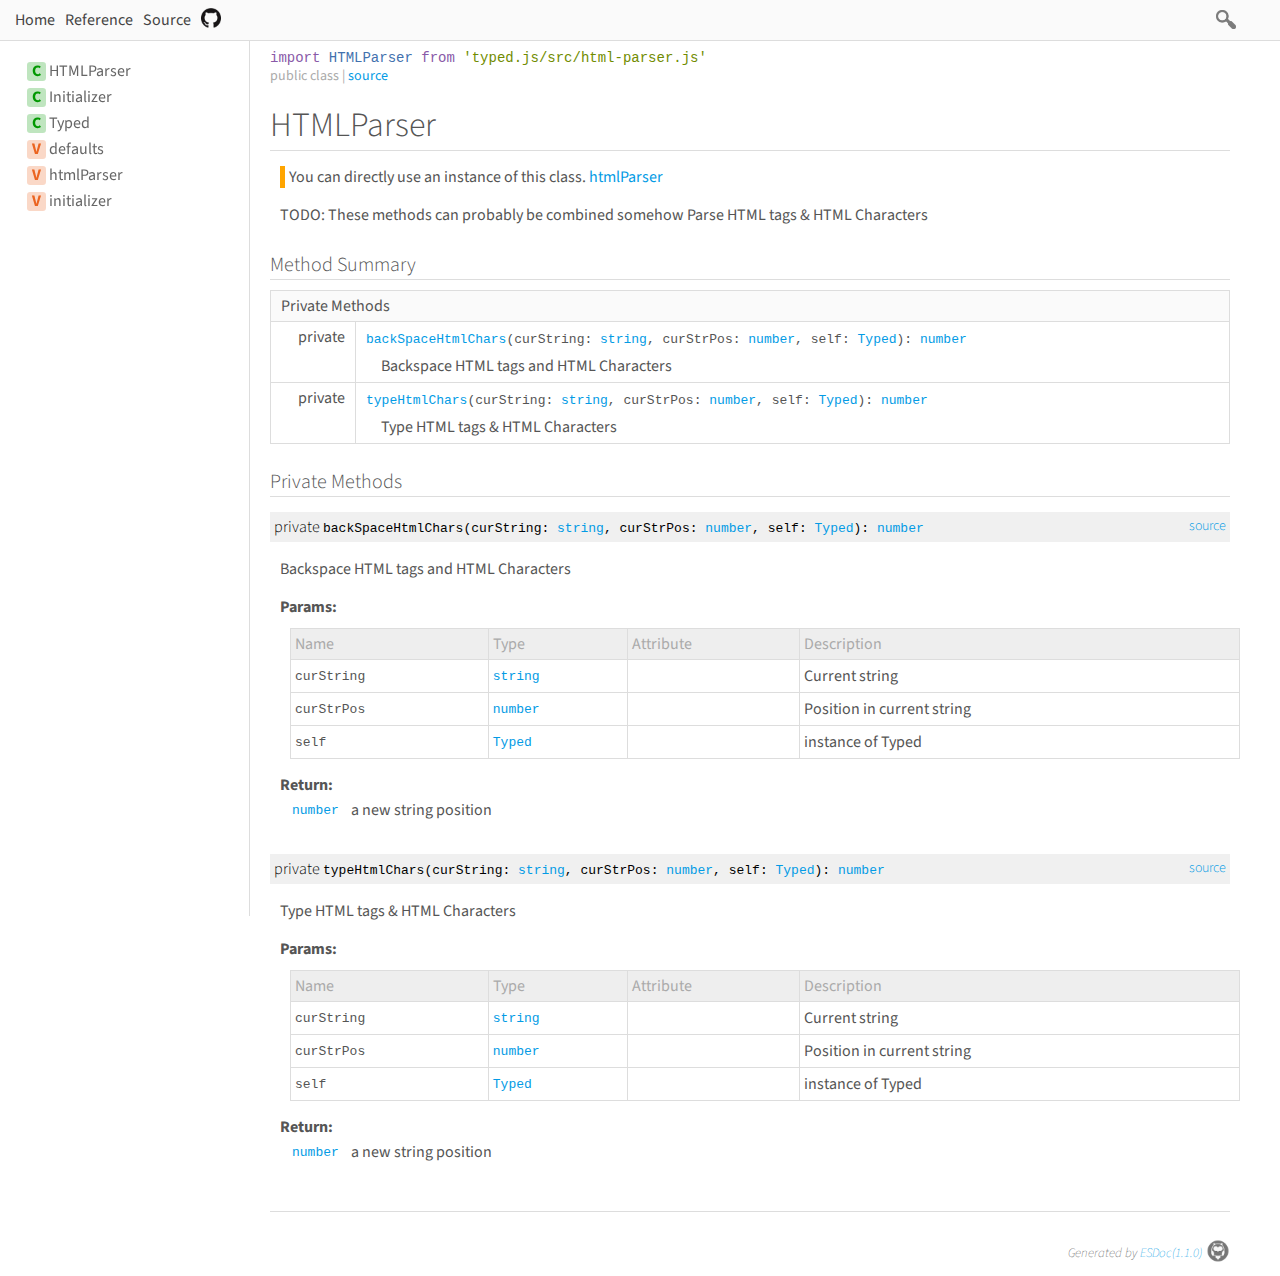
<file: Task2Portfolio/jquery.ripples-master/typed.js-main/docs/class/src/html-parser.js~HTMLParser.html>
<!DOCTYPE html>
<html>
<head>
  <meta charset="utf-8">
  <base data-ice="baseUrl" href="../../">
  <title data-ice="title">HTMLParser | typed.js</title>
  <link type="text/css" rel="stylesheet" href="css/style.css">
  <link type="text/css" rel="stylesheet" href="css/prettify-tomorrow.css">
  <script src="script/prettify/prettify.js"></script>
  <script src="script/manual.js"></script>
<meta name="description" content="A JavaScript Typing Animation Library"><meta property="twitter:card" content="summary"><meta property="twitter:title" content="typed.js"><meta property="twitter:description" content="A JavaScript Typing Animation Library"></head>
<body class="layout-container" data-ice="rootContainer">

<header>
  <a href="./">Home</a>
  
  <a href="identifiers.html">Reference</a>
  <a href="source.html">Source</a>
  
  <div class="search-box">
  <span>
    <img src="./image/search.png">
    <span class="search-input-edge"></span><input class="search-input"><span class="search-input-edge"></span>
  </span>
    <ul class="search-result"></ul>
  </div>
<a style="position:relative; top:3px;" href="https://github.com/mattboldt/typed.js"><img width="20px" src="./image/github.png"></a></header>

<nav class="navigation" data-ice="nav"><div>
  <ul>
    
  <li data-ice="doc"><span data-ice="kind" class="kind-class">C</span><span data-ice="name"><span><a href="class/src/html-parser.js~HTMLParser.html">HTMLParser</a></span></span></li>
<li data-ice="doc"><span data-ice="kind" class="kind-class">C</span><span data-ice="name"><span><a href="class/src/initializer.js~Initializer.html">Initializer</a></span></span></li>
<li data-ice="doc"><span data-ice="kind" class="kind-class">C</span><span data-ice="name"><span><a href="class/src/typed.js~Typed.html">Typed</a></span></span></li>
<li data-ice="doc"><span data-ice="kind" class="kind-variable">V</span><span data-ice="name"><span><a href="variable/index.html#static-variable-defaults">defaults</a></span></span></li>
<li data-ice="doc"><span data-ice="kind" class="kind-variable">V</span><span data-ice="name"><span><a href="variable/index.html#static-variable-htmlParser">htmlParser</a></span></span></li>
<li data-ice="doc"><span data-ice="kind" class="kind-variable">V</span><span data-ice="name"><span><a href="variable/index.html#static-variable-initializer">initializer</a></span></span></li>
</ul>
</div>
</nav>

<div class="content" data-ice="content"><div class="header-notice">
  <div data-ice="importPath" class="import-path"><pre class="prettyprint"><code data-ice="importPathCode">import HTMLParser from &apos;<span><a href="file/src/html-parser.js.html#lineNumber6">typed.js/src/html-parser.js</a></span>&apos;</code></pre></div>
  <span data-ice="access">public</span>
  <span data-ice="kind">class</span>
  
  
  
  <span data-ice="source">| <span><a href="file/src/html-parser.js.html#lineNumber6">source</a></span></span>
</div>

<div class="self-detail detail">
  <h1 data-ice="name">HTMLParser</h1>

  <div data-ice="instanceDocs" class="instance-docs">
    <span>You can directly use an instance of this class.</span>
    
  <span data-ice="instanceDoc"><span><a href="variable/index.html#static-variable-htmlParser">htmlParser</a></span></span>
</div>

  
  
  
  
  
  
  
  
  

  
  
  <div class="description" data-ice="description"><p>TODO: These methods can probably be combined somehow
Parse HTML tags &amp; HTML Characters</p>
</div>
  

  

  

  

  
</div>





<div data-ice="methodSummary"><h2>Method Summary</h2><table class="summary" data-ice="summary">
  <thead><tr><td data-ice="title" colspan="3">Private Methods</td></tr></thead>
  <tbody>
  
  <tr data-ice="target">
    <td>
      <span class="access" data-ice="access">private</span>
      
      
      
      <span class="override" data-ice="override"></span>
    </td>
    <td>
      <div>
        <p>
          
          
          
          <span class="code" data-ice="name"><span><a href="class/src/html-parser.js~HTMLParser.html#instance-method-backSpaceHtmlChars">backSpaceHtmlChars</a></span></span><span class="code" data-ice="signature">(curString: <span><a href="https://developer.mozilla.org/en-US/docs/Web/JavaScript/Reference/Global_Objects/String">string</a></span>, curStrPos: <span><a href="https://developer.mozilla.org/en-US/docs/Web/JavaScript/Reference/Global_Objects/Number">number</a></span>, self: <span><a href="class/src/typed.js~Typed.html">Typed</a></span>): <span><a href="https://developer.mozilla.org/en-US/docs/Web/JavaScript/Reference/Global_Objects/Number">number</a></span></span>
        </p>
      </div>
      <div>
        
        
        <div data-ice="description"><p>Backspace HTML tags and HTML Characters</p>
</div>
      </div>
    </td>
    <td>
      
      
    </td>
  </tr>
<tr data-ice="target">
    <td>
      <span class="access" data-ice="access">private</span>
      
      
      
      <span class="override" data-ice="override"></span>
    </td>
    <td>
      <div>
        <p>
          
          
          
          <span class="code" data-ice="name"><span><a href="class/src/html-parser.js~HTMLParser.html#instance-method-typeHtmlChars">typeHtmlChars</a></span></span><span class="code" data-ice="signature">(curString: <span><a href="https://developer.mozilla.org/en-US/docs/Web/JavaScript/Reference/Global_Objects/String">string</a></span>, curStrPos: <span><a href="https://developer.mozilla.org/en-US/docs/Web/JavaScript/Reference/Global_Objects/Number">number</a></span>, self: <span><a href="class/src/typed.js~Typed.html">Typed</a></span>): <span><a href="https://developer.mozilla.org/en-US/docs/Web/JavaScript/Reference/Global_Objects/Number">number</a></span></span>
        </p>
      </div>
      <div>
        
        
        <div data-ice="description"><p>Type HTML tags &amp; HTML Characters</p>
</div>
      </div>
    </td>
    <td>
      
      
    </td>
  </tr>
</tbody>
</table>
</div>







<div data-ice="methodDetails"><h2 data-ice="title">Private Methods</h2>

<div class="detail" data-ice="detail">
  <h3 data-ice="anchor" id="instance-method-backSpaceHtmlChars">
    <span class="access" data-ice="access">private</span>
    
    
    
    
    
    <span class="code" data-ice="name">backSpaceHtmlChars</span><span class="code" data-ice="signature">(curString: <span><a href="https://developer.mozilla.org/en-US/docs/Web/JavaScript/Reference/Global_Objects/String">string</a></span>, curStrPos: <span><a href="https://developer.mozilla.org/en-US/docs/Web/JavaScript/Reference/Global_Objects/Number">number</a></span>, self: <span><a href="class/src/typed.js~Typed.html">Typed</a></span>): <span><a href="https://developer.mozilla.org/en-US/docs/Web/JavaScript/Reference/Global_Objects/Number">number</a></span></span>
    <span class="right-info">
      
      
      <span data-ice="source"><span><a href="file/src/html-parser.js.html#lineNumber45">source</a></span></span>
    </span>
  </h3>

  
  
  
  <div data-ice="description"><p>Backspace HTML tags and HTML Characters</p>
</div>

  

  <div data-ice="properties"><div data-ice="properties">
  <h4 data-ice="title">Params:</h4>
  <table class="params">
    <thead>
    <tr><td>Name</td><td>Type</td><td>Attribute</td><td>Description</td></tr>
    </thead>
    <tbody>
    
    <tr data-ice="property" data-depth="0">
      <td data-ice="name" class="code" data-depth="0">curString</td>
      <td data-ice="type" class="code"><span><a href="https://developer.mozilla.org/en-US/docs/Web/JavaScript/Reference/Global_Objects/String">string</a></span></td>
      <td data-ice="appendix"></td>
      <td data-ice="description"><p>Current string</p>
</td>
    </tr>
<tr data-ice="property" data-depth="0">
      <td data-ice="name" class="code" data-depth="0">curStrPos</td>
      <td data-ice="type" class="code"><span><a href="https://developer.mozilla.org/en-US/docs/Web/JavaScript/Reference/Global_Objects/Number">number</a></span></td>
      <td data-ice="appendix"></td>
      <td data-ice="description"><p>Position in current string</p>
</td>
    </tr>
<tr data-ice="property" data-depth="0">
      <td data-ice="name" class="code" data-depth="0">self</td>
      <td data-ice="type" class="code"><span><a href="class/src/typed.js~Typed.html">Typed</a></span></td>
      <td data-ice="appendix"></td>
      <td data-ice="description"><p>instance of Typed</p>
</td>
    </tr>
</tbody>
  </table>
</div>
</div>

  <div class="return-params" data-ice="returnParams">
    <h4>Return:</h4>
    <table>
      <tbody>
        <tr>
          <td class="return-type code" data-ice="returnType"><span><a href="https://developer.mozilla.org/en-US/docs/Web/JavaScript/Reference/Global_Objects/Number">number</a></span></td>
          <td class="return-desc" data-ice="returnDescription"><p>a new string position</p>
</td>
        </tr>
      </tbody>
    </table>
    <div data-ice="returnProperties">
</div>
  </div>

  

  

  

  

  

  

  
  
</div>
<div class="detail" data-ice="detail">
  <h3 data-ice="anchor" id="instance-method-typeHtmlChars">
    <span class="access" data-ice="access">private</span>
    
    
    
    
    
    <span class="code" data-ice="name">typeHtmlChars</span><span class="code" data-ice="signature">(curString: <span><a href="https://developer.mozilla.org/en-US/docs/Web/JavaScript/Reference/Global_Objects/String">string</a></span>, curStrPos: <span><a href="https://developer.mozilla.org/en-US/docs/Web/JavaScript/Reference/Global_Objects/Number">number</a></span>, self: <span><a href="class/src/typed.js~Typed.html">Typed</a></span>): <span><a href="https://developer.mozilla.org/en-US/docs/Web/JavaScript/Reference/Global_Objects/Number">number</a></span></span>
    <span class="right-info">
      
      
      <span data-ice="source"><span><a href="file/src/html-parser.js.html#lineNumber16">source</a></span></span>
    </span>
  </h3>

  
  
  
  <div data-ice="description"><p>Type HTML tags &amp; HTML Characters</p>
</div>

  

  <div data-ice="properties"><div data-ice="properties">
  <h4 data-ice="title">Params:</h4>
  <table class="params">
    <thead>
    <tr><td>Name</td><td>Type</td><td>Attribute</td><td>Description</td></tr>
    </thead>
    <tbody>
    
    <tr data-ice="property" data-depth="0">
      <td data-ice="name" class="code" data-depth="0">curString</td>
      <td data-ice="type" class="code"><span><a href="https://developer.mozilla.org/en-US/docs/Web/JavaScript/Reference/Global_Objects/String">string</a></span></td>
      <td data-ice="appendix"></td>
      <td data-ice="description"><p>Current string</p>
</td>
    </tr>
<tr data-ice="property" data-depth="0">
      <td data-ice="name" class="code" data-depth="0">curStrPos</td>
      <td data-ice="type" class="code"><span><a href="https://developer.mozilla.org/en-US/docs/Web/JavaScript/Reference/Global_Objects/Number">number</a></span></td>
      <td data-ice="appendix"></td>
      <td data-ice="description"><p>Position in current string</p>
</td>
    </tr>
<tr data-ice="property" data-depth="0">
      <td data-ice="name" class="code" data-depth="0">self</td>
      <td data-ice="type" class="code"><span><a href="class/src/typed.js~Typed.html">Typed</a></span></td>
      <td data-ice="appendix"></td>
      <td data-ice="description"><p>instance of Typed</p>
</td>
    </tr>
</tbody>
  </table>
</div>
</div>

  <div class="return-params" data-ice="returnParams">
    <h4>Return:</h4>
    <table>
      <tbody>
        <tr>
          <td class="return-type code" data-ice="returnType"><span><a href="https://developer.mozilla.org/en-US/docs/Web/JavaScript/Reference/Global_Objects/Number">number</a></span></td>
          <td class="return-desc" data-ice="returnDescription"><p>a new string position</p>
</td>
        </tr>
      </tbody>
    </table>
    <div data-ice="returnProperties">
</div>
  </div>

  

  

  

  

  

  

  
  
</div>
</div>
</div>

<footer class="footer">
  Generated by <a href="https://esdoc.org">ESDoc<span data-ice="esdocVersion">(1.1.0)</span><img src="./image/esdoc-logo-mini-black.png"></a>
</footer>

<script src="script/search_index.js"></script>
<script src="script/search.js"></script>
<script src="script/pretty-print.js"></script>
<script src="script/inherited-summary.js"></script>
<script src="script/test-summary.js"></script>
<script src="script/inner-link.js"></script>
<script src="script/patch-for-local.js"></script>
</body>
</html>
</file>
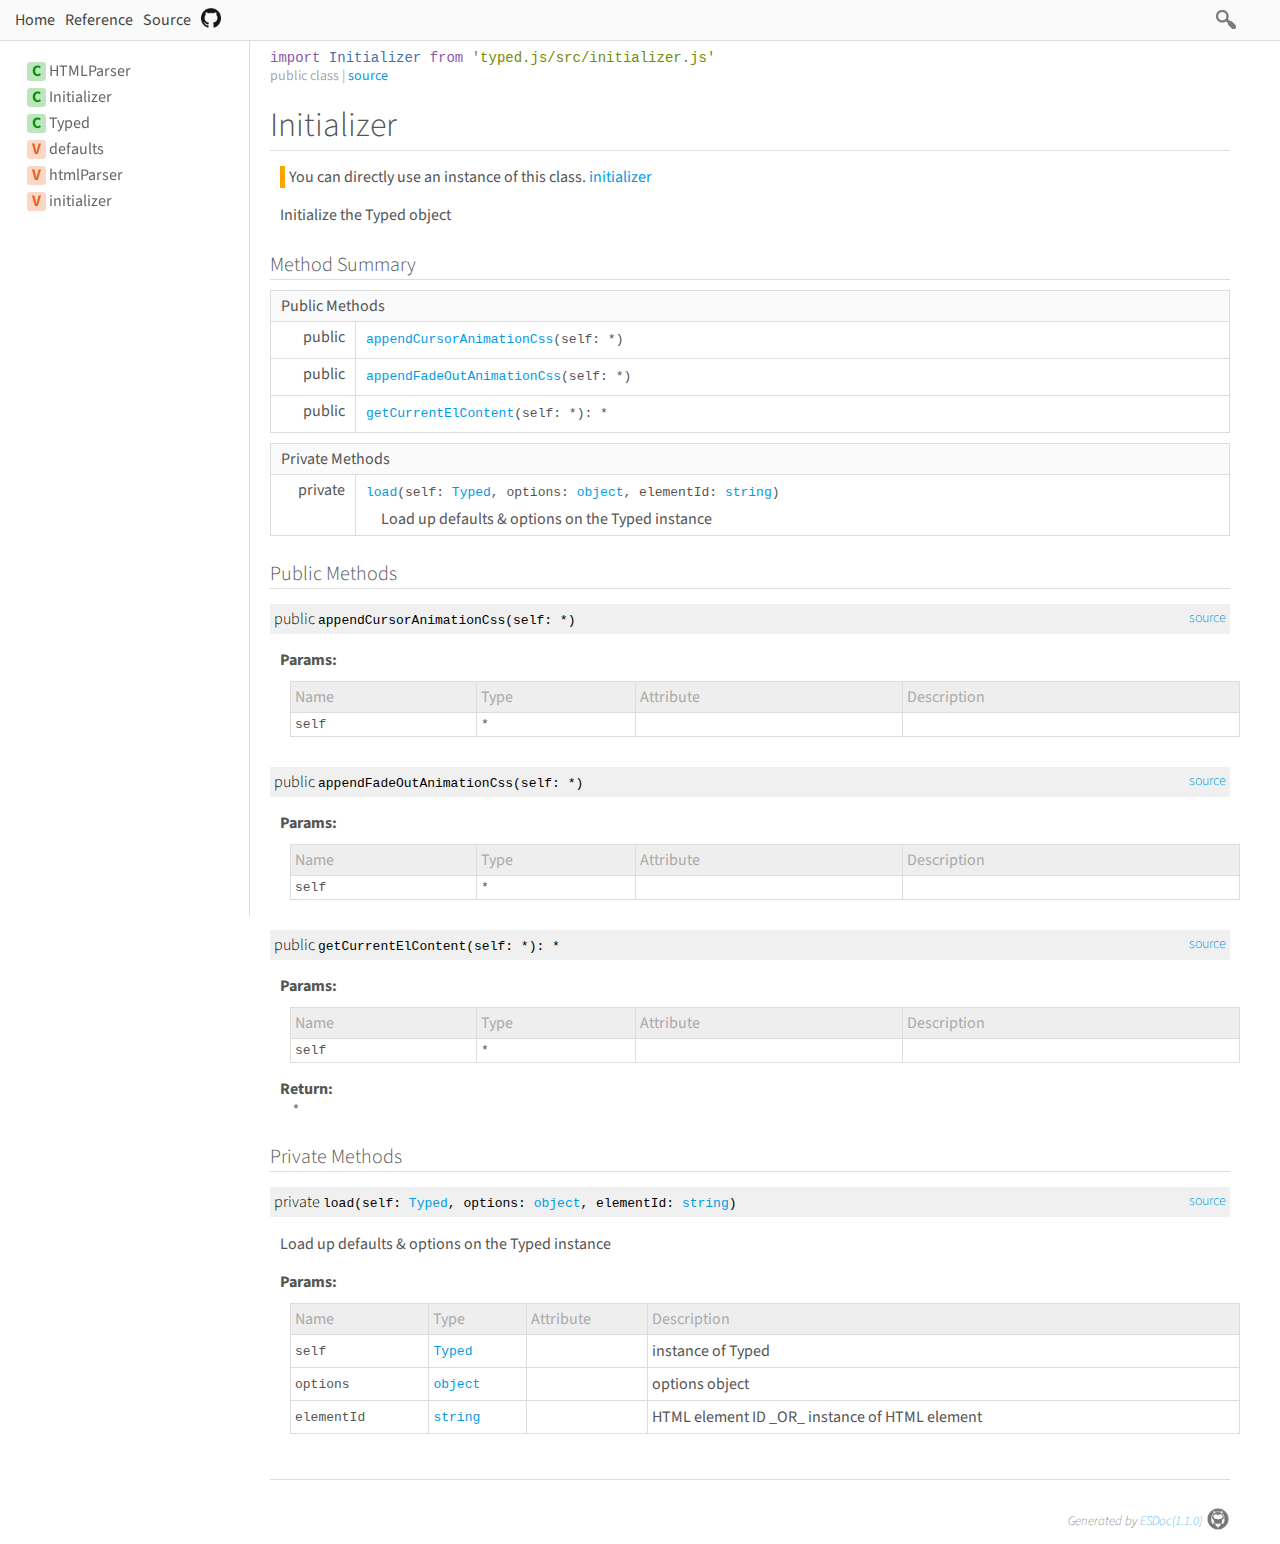
<file: Task2Portfolio/jquery.ripples-master/typed.js-main/docs/class/src/initializer.js~Initializer.html>
<!DOCTYPE html>
<html>
<head>
  <meta charset="utf-8">
  <base data-ice="baseUrl" href="../../">
  <title data-ice="title">Initializer | typed.js</title>
  <link type="text/css" rel="stylesheet" href="css/style.css">
  <link type="text/css" rel="stylesheet" href="css/prettify-tomorrow.css">
  <script src="script/prettify/prettify.js"></script>
  <script src="script/manual.js"></script>
<meta name="description" content="A JavaScript Typing Animation Library"><meta property="twitter:card" content="summary"><meta property="twitter:title" content="typed.js"><meta property="twitter:description" content="A JavaScript Typing Animation Library"></head>
<body class="layout-container" data-ice="rootContainer">

<header>
  <a href="./">Home</a>
  
  <a href="identifiers.html">Reference</a>
  <a href="source.html">Source</a>
  
  <div class="search-box">
  <span>
    <img src="./image/search.png">
    <span class="search-input-edge"></span><input class="search-input"><span class="search-input-edge"></span>
  </span>
    <ul class="search-result"></ul>
  </div>
<a style="position:relative; top:3px;" href="https://github.com/mattboldt/typed.js"><img width="20px" src="./image/github.png"></a></header>

<nav class="navigation" data-ice="nav"><div>
  <ul>
    
  <li data-ice="doc"><span data-ice="kind" class="kind-class">C</span><span data-ice="name"><span><a href="class/src/html-parser.js~HTMLParser.html">HTMLParser</a></span></span></li>
<li data-ice="doc"><span data-ice="kind" class="kind-class">C</span><span data-ice="name"><span><a href="class/src/initializer.js~Initializer.html">Initializer</a></span></span></li>
<li data-ice="doc"><span data-ice="kind" class="kind-class">C</span><span data-ice="name"><span><a href="class/src/typed.js~Typed.html">Typed</a></span></span></li>
<li data-ice="doc"><span data-ice="kind" class="kind-variable">V</span><span data-ice="name"><span><a href="variable/index.html#static-variable-defaults">defaults</a></span></span></li>
<li data-ice="doc"><span data-ice="kind" class="kind-variable">V</span><span data-ice="name"><span><a href="variable/index.html#static-variable-htmlParser">htmlParser</a></span></span></li>
<li data-ice="doc"><span data-ice="kind" class="kind-variable">V</span><span data-ice="name"><span><a href="variable/index.html#static-variable-initializer">initializer</a></span></span></li>
</ul>
</div>
</nav>

<div class="content" data-ice="content"><div class="header-notice">
  <div data-ice="importPath" class="import-path"><pre class="prettyprint"><code data-ice="importPathCode">import Initializer from &apos;<span><a href="file/src/initializer.js.html#lineNumber6">typed.js/src/initializer.js</a></span>&apos;</code></pre></div>
  <span data-ice="access">public</span>
  <span data-ice="kind">class</span>
  
  
  
  <span data-ice="source">| <span><a href="file/src/initializer.js.html#lineNumber6">source</a></span></span>
</div>

<div class="self-detail detail">
  <h1 data-ice="name">Initializer</h1>

  <div data-ice="instanceDocs" class="instance-docs">
    <span>You can directly use an instance of this class.</span>
    
  <span data-ice="instanceDoc"><span><a href="variable/index.html#static-variable-initializer">initializer</a></span></span>
</div>

  
  
  
  
  
  
  
  
  

  
  
  <div class="description" data-ice="description"><p>Initialize the Typed object</p>
</div>
  

  

  

  

  
</div>





<div data-ice="methodSummary"><h2>Method Summary</h2><table class="summary" data-ice="summary">
  <thead><tr><td data-ice="title" colspan="3">Public Methods</td></tr></thead>
  <tbody>
  
  <tr data-ice="target">
    <td>
      <span class="access" data-ice="access">public</span>
      
      
      
      <span class="override" data-ice="override"></span>
    </td>
    <td>
      <div>
        <p>
          
          
          
          <span class="code" data-ice="name"><span><a href="class/src/initializer.js~Initializer.html#instance-method-appendCursorAnimationCss">appendCursorAnimationCss</a></span></span><span class="code" data-ice="signature">(self: <span>*</span>)</span>
        </p>
      </div>
      <div>
        
        
        
      </div>
    </td>
    <td>
      
      
    </td>
  </tr>
<tr data-ice="target">
    <td>
      <span class="access" data-ice="access">public</span>
      
      
      
      <span class="override" data-ice="override"></span>
    </td>
    <td>
      <div>
        <p>
          
          
          
          <span class="code" data-ice="name"><span><a href="class/src/initializer.js~Initializer.html#instance-method-appendFadeOutAnimationCss">appendFadeOutAnimationCss</a></span></span><span class="code" data-ice="signature">(self: <span>*</span>)</span>
        </p>
      </div>
      <div>
        
        
        
      </div>
    </td>
    <td>
      
      
    </td>
  </tr>
<tr data-ice="target">
    <td>
      <span class="access" data-ice="access">public</span>
      
      
      
      <span class="override" data-ice="override"></span>
    </td>
    <td>
      <div>
        <p>
          
          
          
          <span class="code" data-ice="name"><span><a href="class/src/initializer.js~Initializer.html#instance-method-getCurrentElContent">getCurrentElContent</a></span></span><span class="code" data-ice="signature">(self: <span>*</span>): <span>*</span></span>
        </p>
      </div>
      <div>
        
        
        
      </div>
    </td>
    <td>
      
      
    </td>
  </tr>
</tbody>
</table>
<table class="summary" data-ice="summary">
  <thead><tr><td data-ice="title" colspan="3">Private Methods</td></tr></thead>
  <tbody>
  
  <tr data-ice="target">
    <td>
      <span class="access" data-ice="access">private</span>
      
      
      
      <span class="override" data-ice="override"></span>
    </td>
    <td>
      <div>
        <p>
          
          
          
          <span class="code" data-ice="name"><span><a href="class/src/initializer.js~Initializer.html#instance-method-load">load</a></span></span><span class="code" data-ice="signature">(self: <span><a href="class/src/typed.js~Typed.html">Typed</a></span>, options: <span><a href="https://developer.mozilla.org/en-US/docs/Web/JavaScript/Reference/Global_Objects/Object">object</a></span>, elementId: <span><a href="https://developer.mozilla.org/en-US/docs/Web/JavaScript/Reference/Global_Objects/String">string</a></span>)</span>
        </p>
      </div>
      <div>
        
        
        <div data-ice="description"><p>Load up defaults &amp; options on the Typed instance</p>
</div>
      </div>
    </td>
    <td>
      
      
    </td>
  </tr>
</tbody>
</table>
</div>







<div data-ice="methodDetails"><h2 data-ice="title">Public Methods</h2>

<div class="detail" data-ice="detail">
  <h3 data-ice="anchor" id="instance-method-appendCursorAnimationCss">
    <span class="access" data-ice="access">public</span>
    
    
    
    
    
    <span class="code" data-ice="name">appendCursorAnimationCss</span><span class="code" data-ice="signature">(self: <span>*</span>)</span>
    <span class="right-info">
      
      
      <span data-ice="source"><span><a href="file/src/initializer.js.html#lineNumber161">source</a></span></span>
    </span>
  </h3>

  
  
  
  

  

  <div data-ice="properties"><div data-ice="properties">
  <h4 data-ice="title">Params:</h4>
  <table class="params">
    <thead>
    <tr><td>Name</td><td>Type</td><td>Attribute</td><td>Description</td></tr>
    </thead>
    <tbody>
    
    <tr data-ice="property" data-depth="0">
      <td data-ice="name" class="code" data-depth="0">self</td>
      <td data-ice="type" class="code"><span>*</span></td>
      <td data-ice="appendix"></td>
      <td data-ice="description"></td>
    </tr>
</tbody>
  </table>
</div>
</div>

  

  

  

  

  

  

  

  
  
</div>
<div class="detail" data-ice="detail">
  <h3 data-ice="anchor" id="instance-method-appendFadeOutAnimationCss">
    <span class="access" data-ice="access">public</span>
    
    
    
    
    
    <span class="code" data-ice="name">appendFadeOutAnimationCss</span><span class="code" data-ice="signature">(self: <span>*</span>)</span>
    <span class="right-info">
      
      
      <span data-ice="source"><span><a href="file/src/initializer.js.html#lineNumber193">source</a></span></span>
    </span>
  </h3>

  
  
  
  

  

  <div data-ice="properties"><div data-ice="properties">
  <h4 data-ice="title">Params:</h4>
  <table class="params">
    <thead>
    <tr><td>Name</td><td>Type</td><td>Attribute</td><td>Description</td></tr>
    </thead>
    <tbody>
    
    <tr data-ice="property" data-depth="0">
      <td data-ice="name" class="code" data-depth="0">self</td>
      <td data-ice="type" class="code"><span>*</span></td>
      <td data-ice="appendix"></td>
      <td data-ice="description"></td>
    </tr>
</tbody>
  </table>
</div>
</div>

  

  

  

  

  

  

  

  
  
</div>
<div class="detail" data-ice="detail">
  <h3 data-ice="anchor" id="instance-method-getCurrentElContent">
    <span class="access" data-ice="access">public</span>
    
    
    
    
    
    <span class="code" data-ice="name">getCurrentElContent</span><span class="code" data-ice="signature">(self: <span>*</span>): <span>*</span></span>
    <span class="right-info">
      
      
      <span data-ice="source"><span><a href="file/src/initializer.js.html#lineNumber147">source</a></span></span>
    </span>
  </h3>

  
  
  
  

  

  <div data-ice="properties"><div data-ice="properties">
  <h4 data-ice="title">Params:</h4>
  <table class="params">
    <thead>
    <tr><td>Name</td><td>Type</td><td>Attribute</td><td>Description</td></tr>
    </thead>
    <tbody>
    
    <tr data-ice="property" data-depth="0">
      <td data-ice="name" class="code" data-depth="0">self</td>
      <td data-ice="type" class="code"><span>*</span></td>
      <td data-ice="appendix"></td>
      <td data-ice="description"></td>
    </tr>
</tbody>
  </table>
</div>
</div>

  <div class="return-params" data-ice="returnParams">
    <h4>Return:</h4>
    <table>
      <tbody>
        <tr>
          <td class="return-type code" data-ice="returnType"><span>*</span></td>
          
        </tr>
      </tbody>
    </table>
    <div data-ice="returnProperties">
</div>
  </div>

  

  

  

  

  

  

  
  
</div>
<h2 data-ice="title">Private Methods</h2>

<div class="detail" data-ice="detail">
  <h3 data-ice="anchor" id="instance-method-load">
    <span class="access" data-ice="access">private</span>
    
    
    
    
    
    <span class="code" data-ice="name">load</span><span class="code" data-ice="signature">(self: <span><a href="class/src/typed.js~Typed.html">Typed</a></span>, options: <span><a href="https://developer.mozilla.org/en-US/docs/Web/JavaScript/Reference/Global_Objects/Object">object</a></span>, elementId: <span><a href="https://developer.mozilla.org/en-US/docs/Web/JavaScript/Reference/Global_Objects/String">string</a></span>)</span>
    <span class="right-info">
      
      
      <span data-ice="source"><span><a href="file/src/initializer.js.html#lineNumber15">source</a></span></span>
    </span>
  </h3>

  
  
  
  <div data-ice="description"><p>Load up defaults &amp; options on the Typed instance</p>
</div>

  

  <div data-ice="properties"><div data-ice="properties">
  <h4 data-ice="title">Params:</h4>
  <table class="params">
    <thead>
    <tr><td>Name</td><td>Type</td><td>Attribute</td><td>Description</td></tr>
    </thead>
    <tbody>
    
    <tr data-ice="property" data-depth="0">
      <td data-ice="name" class="code" data-depth="0">self</td>
      <td data-ice="type" class="code"><span><a href="class/src/typed.js~Typed.html">Typed</a></span></td>
      <td data-ice="appendix"></td>
      <td data-ice="description"><p>instance of Typed</p>
</td>
    </tr>
<tr data-ice="property" data-depth="0">
      <td data-ice="name" class="code" data-depth="0">options</td>
      <td data-ice="type" class="code"><span><a href="https://developer.mozilla.org/en-US/docs/Web/JavaScript/Reference/Global_Objects/Object">object</a></span></td>
      <td data-ice="appendix"></td>
      <td data-ice="description"><p>options object</p>
</td>
    </tr>
<tr data-ice="property" data-depth="0">
      <td data-ice="name" class="code" data-depth="0">elementId</td>
      <td data-ice="type" class="code"><span><a href="https://developer.mozilla.org/en-US/docs/Web/JavaScript/Reference/Global_Objects/String">string</a></span></td>
      <td data-ice="appendix"></td>
      <td data-ice="description"><p>HTML element ID _OR_ instance of HTML element</p>
</td>
    </tr>
</tbody>
  </table>
</div>
</div>

  

  

  

  

  

  

  

  
  
</div>
</div>
</div>

<footer class="footer">
  Generated by <a href="https://esdoc.org">ESDoc<span data-ice="esdocVersion">(1.1.0)</span><img src="./image/esdoc-logo-mini-black.png"></a>
</footer>

<script src="script/search_index.js"></script>
<script src="script/search.js"></script>
<script src="script/pretty-print.js"></script>
<script src="script/inherited-summary.js"></script>
<script src="script/test-summary.js"></script>
<script src="script/inner-link.js"></script>
<script src="script/patch-for-local.js"></script>
</body>
</html>
</file>
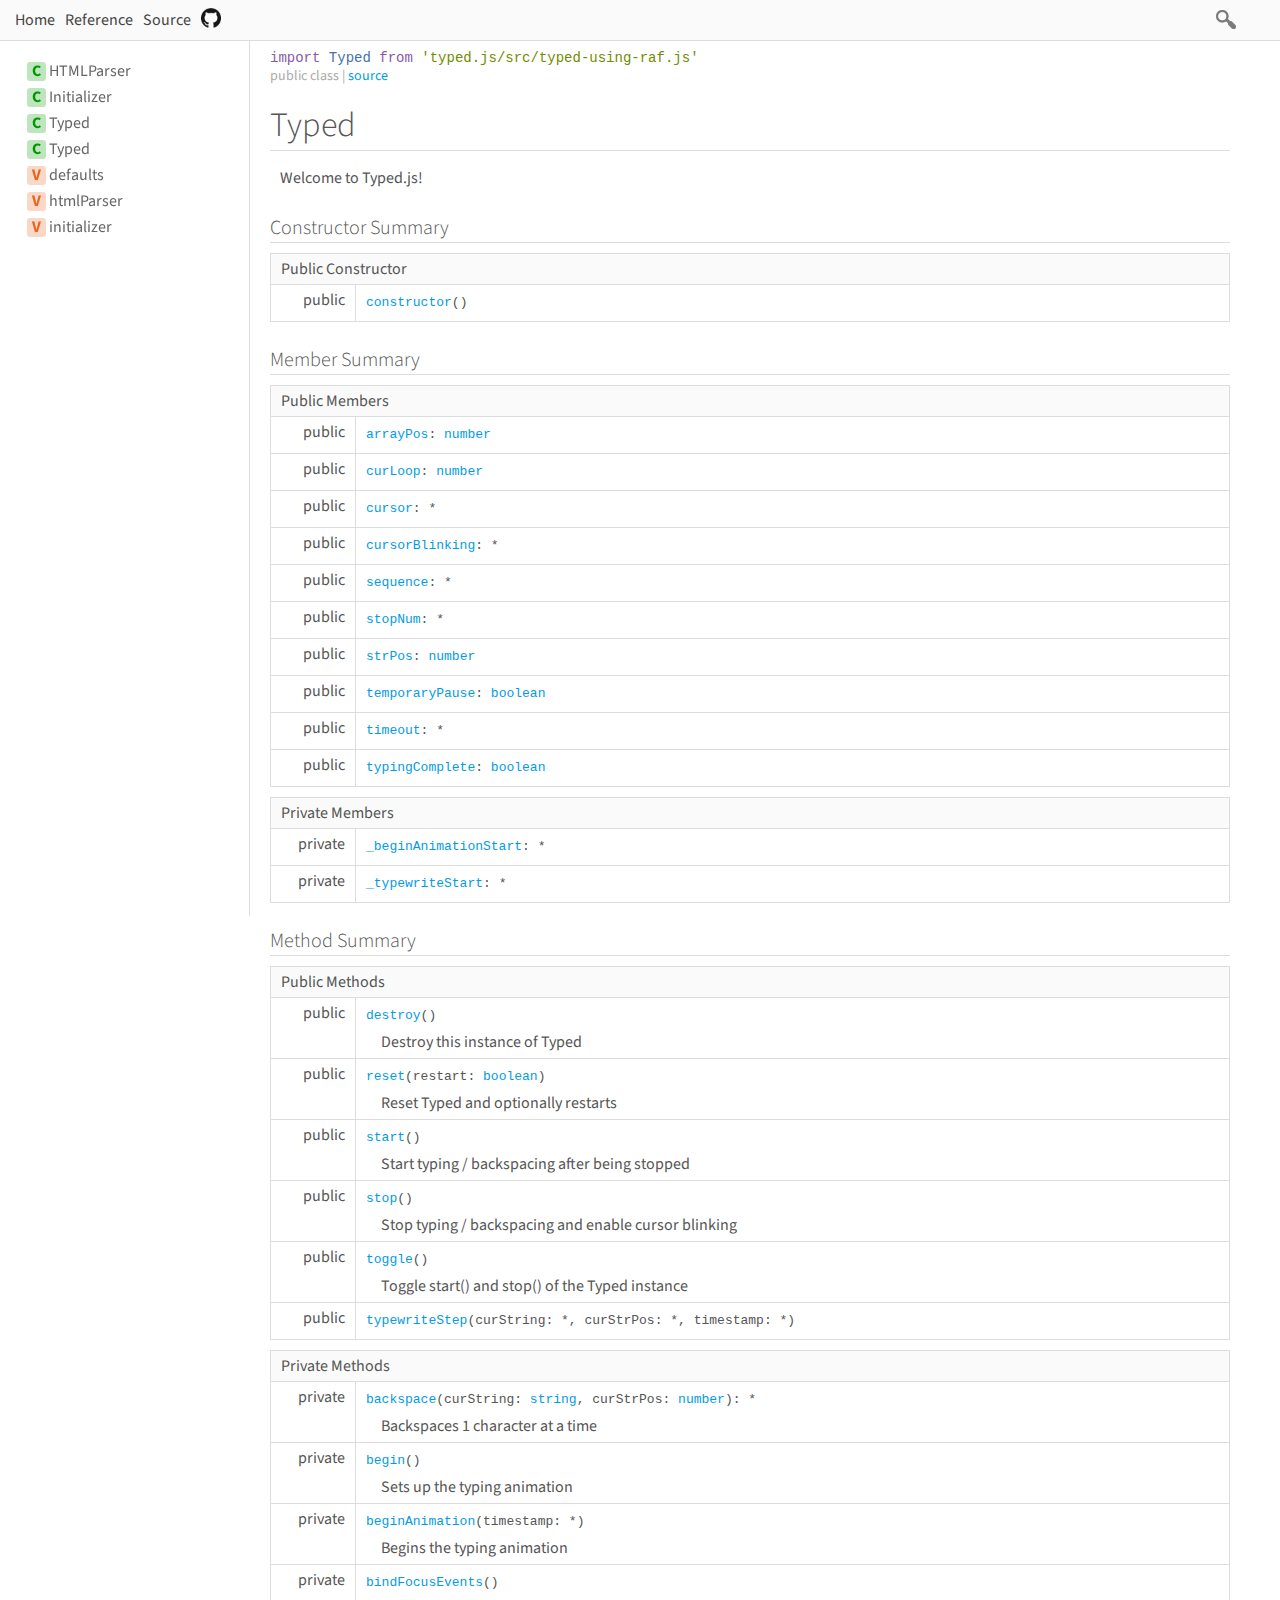
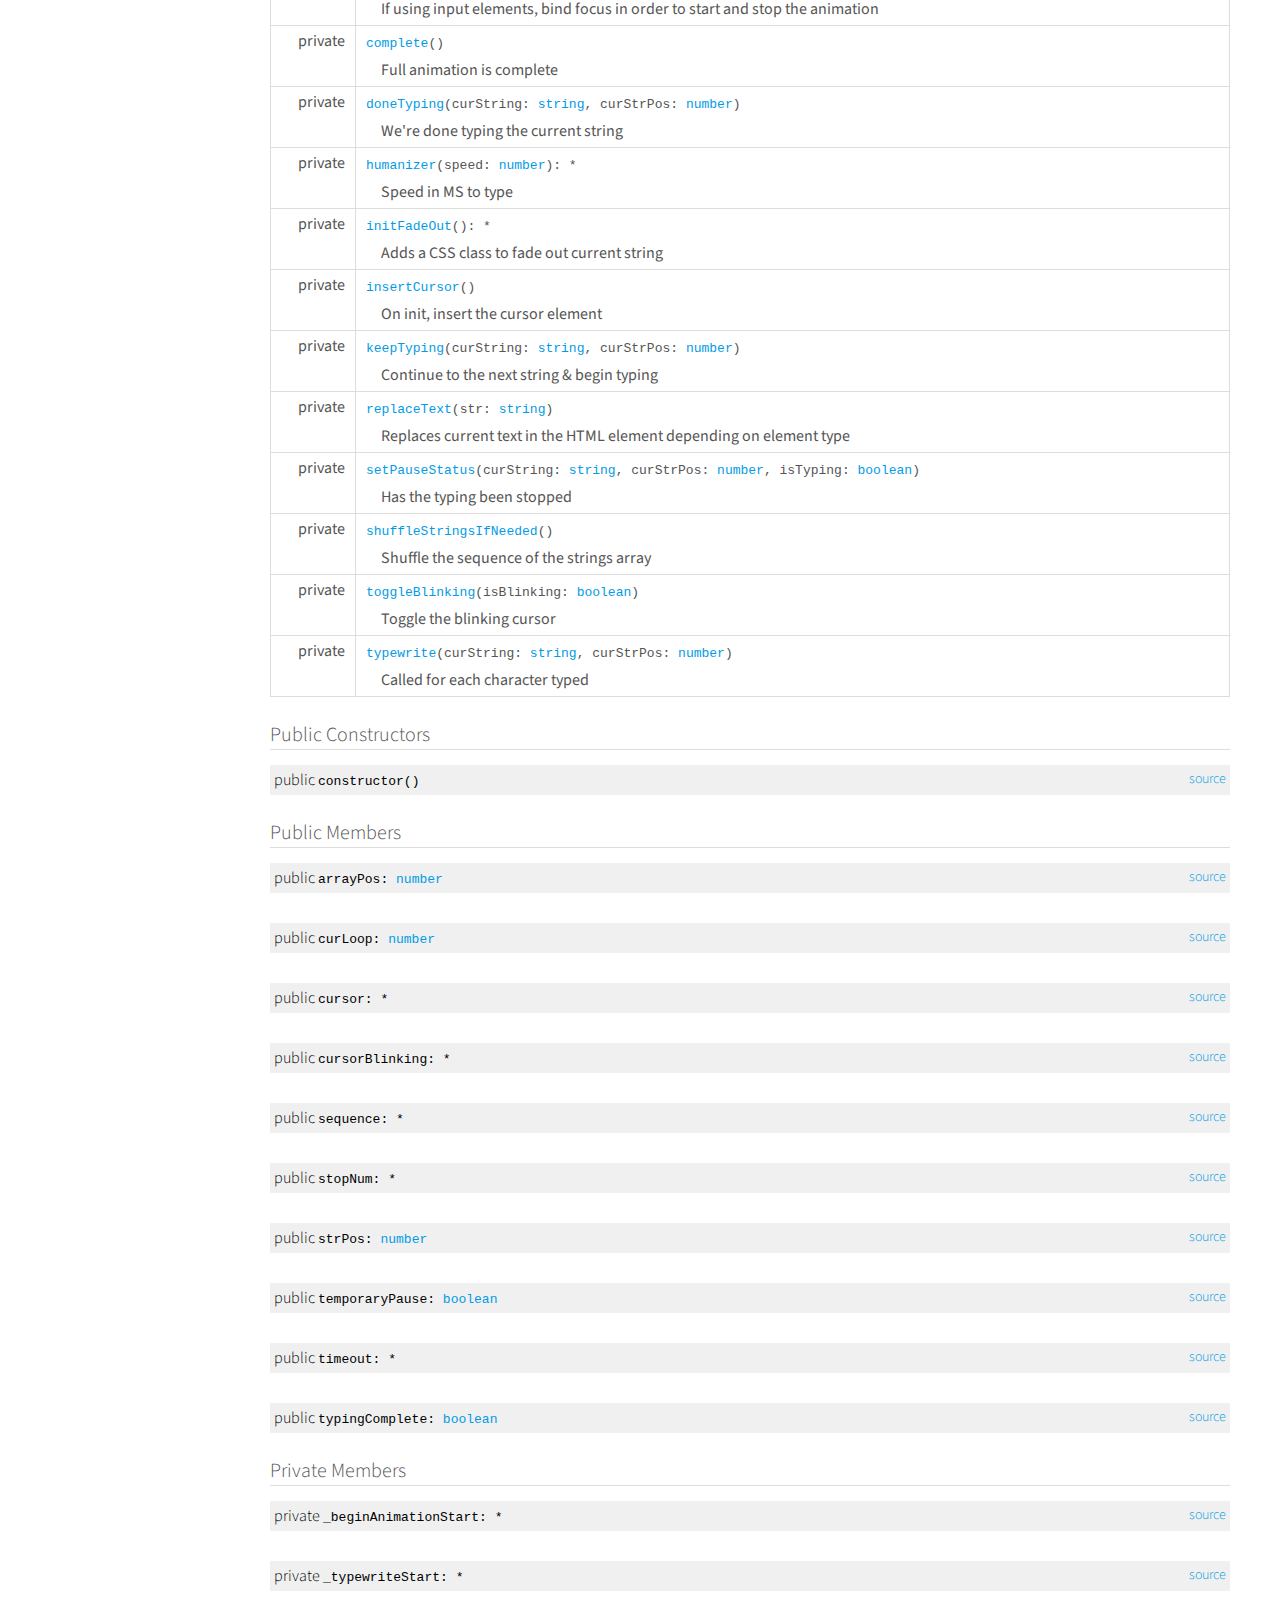
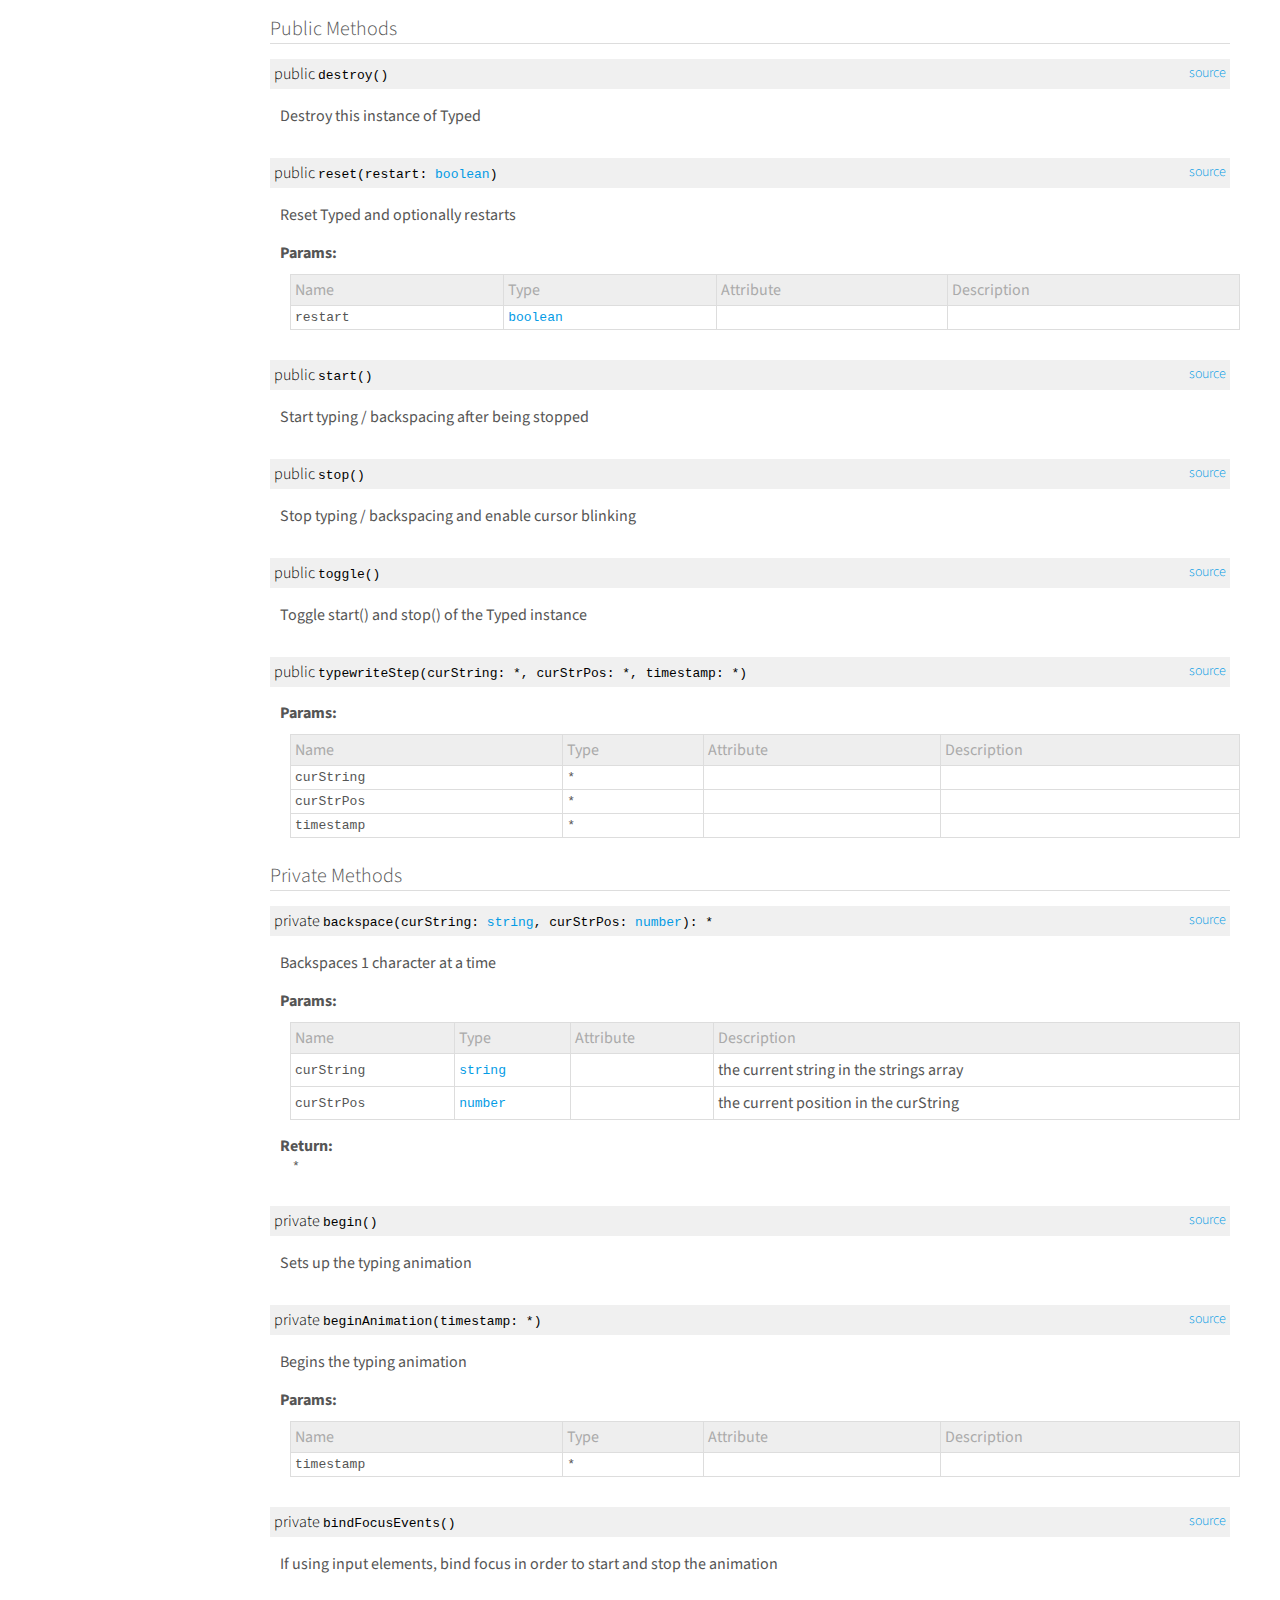
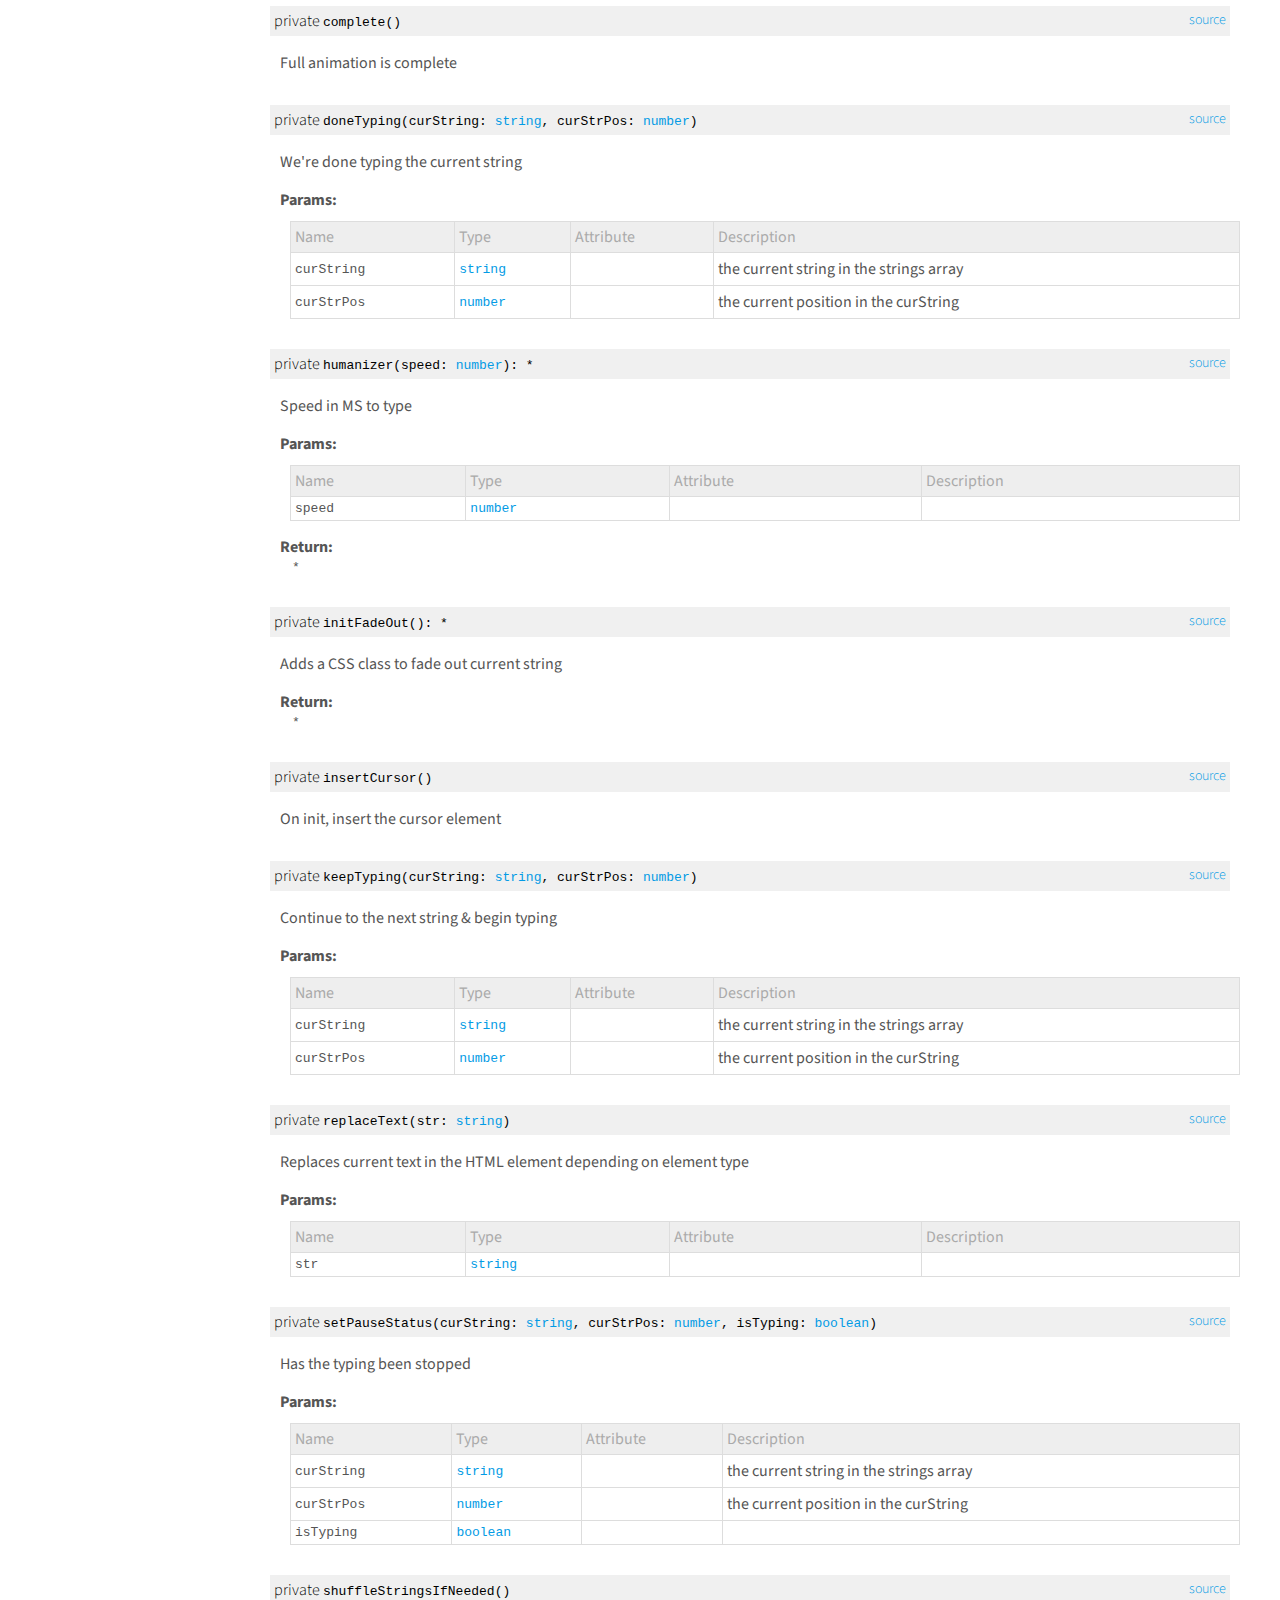
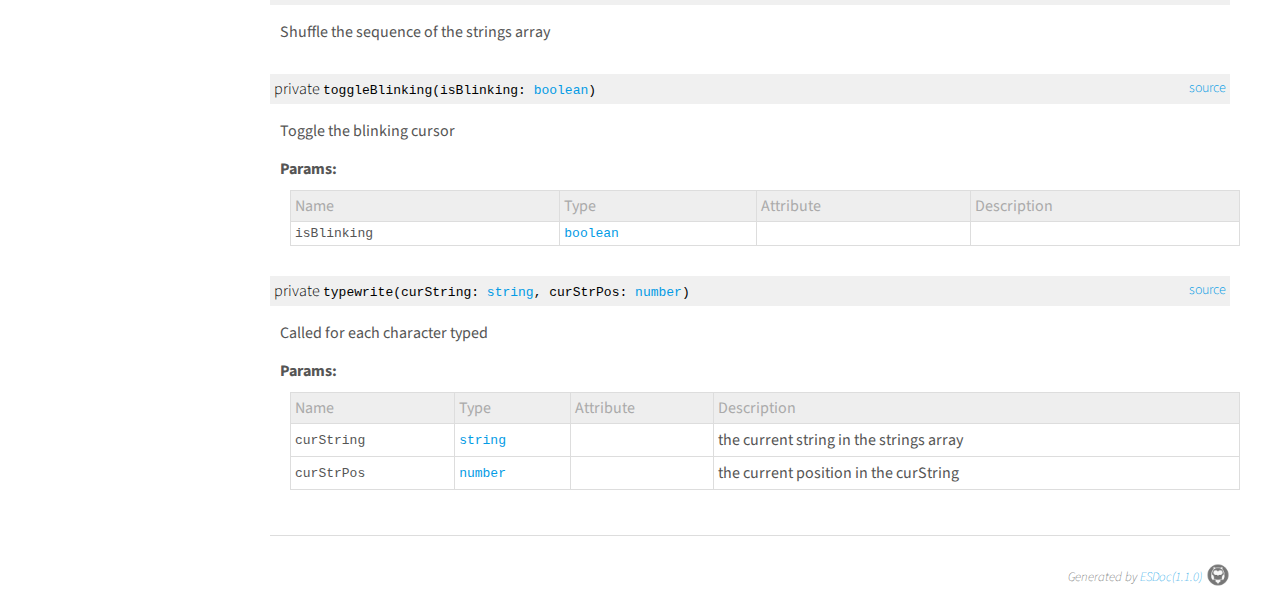
<file: Task2Portfolio/jquery.ripples-master/typed.js-main/docs/class/src/typed-using-raf.js~Typed.html>
<!DOCTYPE html>
<html>
<head>
  <meta charset="utf-8">
  <base data-ice="baseUrl" href="../../">
  <title data-ice="title">Typed | typed.js</title>
  <link type="text/css" rel="stylesheet" href="css/style.css">
  <link type="text/css" rel="stylesheet" href="css/prettify-tomorrow.css">
  <script src="script/prettify/prettify.js"></script>
  <script src="script/manual.js"></script>
<meta name="description" content="A JavaScript Typing Animation Library"><meta property="twitter:card" content="summary"><meta property="twitter:title" content="typed.js"><meta property="twitter:description" content="A JavaScript Typing Animation Library"></head>
<body class="layout-container" data-ice="rootContainer">

<header>
  <a href="./">Home</a>
  
  <a href="identifiers.html">Reference</a>
  <a href="source.html">Source</a>
  
  <div class="search-box">
  <span>
    <img src="./image/search.png">
    <span class="search-input-edge"></span><input class="search-input"><span class="search-input-edge"></span>
  </span>
    <ul class="search-result"></ul>
  </div>
<a style="position:relative; top:3px;" href="https://github.com/mattboldt/typed.js"><img width="20px" src="./image/github.png"></a></header>

<nav class="navigation" data-ice="nav"><div>
  <ul>
    
  <li data-ice="doc"><span data-ice="kind" class="kind-class">C</span><span data-ice="name"><span><a href="class/src/html-parser.js~HTMLParser.html">HTMLParser</a></span></span></li>
<li data-ice="doc"><span data-ice="kind" class="kind-class">C</span><span data-ice="name"><span><a href="class/src/initializer.js~Initializer.html">Initializer</a></span></span></li>
<li data-ice="doc"><span data-ice="kind" class="kind-class">C</span><span data-ice="name"><span><a href="class/src/typed-using-raf.js~Typed.html">Typed</a></span></span></li>
<li data-ice="doc"><span data-ice="kind" class="kind-class">C</span><span data-ice="name"><span><a href="class/src/typed.js~Typed.html">Typed</a></span></span></li>
<li data-ice="doc"><span data-ice="kind" class="kind-variable">V</span><span data-ice="name"><span><a href="variable/index.html#static-variable-defaults">defaults</a></span></span></li>
<li data-ice="doc"><span data-ice="kind" class="kind-variable">V</span><span data-ice="name"><span><a href="variable/index.html#static-variable-htmlParser">htmlParser</a></span></span></li>
<li data-ice="doc"><span data-ice="kind" class="kind-variable">V</span><span data-ice="name"><span><a href="variable/index.html#static-variable-initializer">initializer</a></span></span></li>
</ul>
</div>
</nav>

<div class="content" data-ice="content"><div class="header-notice">
  <div data-ice="importPath" class="import-path"><pre class="prettyprint"><code data-ice="importPathCode">import Typed from &apos;<span><a href="file/src/typed-using-raf.js.html#lineNumber11">typed.js/src/typed-using-raf.js</a></span>&apos;</code></pre></div>
  <span data-ice="access">public</span>
  <span data-ice="kind">class</span>
  
  
  
  <span data-ice="source">| <span><a href="file/src/typed-using-raf.js.html#lineNumber11">source</a></span></span>
</div>

<div class="self-detail detail">
  <h1 data-ice="name">Typed</h1>

  

  
  
  
  
  
  
  
  
  

  
  
  <div class="description" data-ice="description"><p>Welcome to Typed.js!</p>
</div>
  

  

  

  

  
</div>



<div data-ice="constructorSummary"><h2>Constructor Summary</h2><table class="summary" data-ice="summary">
  <thead><tr><td data-ice="title" colspan="3">Public Constructor</td></tr></thead>
  <tbody>
  
  <tr data-ice="target">
    <td>
      <span class="access" data-ice="access">public</span>
      
      
      
      <span class="override" data-ice="override"></span>
    </td>
    <td>
      <div>
        <p>
          
          
          
          <span class="code" data-ice="name"><span><a href="class/src/typed-using-raf.js~Typed.html#instance-constructor-constructor">constructor</a></span></span><span class="code" data-ice="signature">()</span>
        </p>
      </div>
      <div>
        
        
        
      </div>
    </td>
    <td>
      
      
    </td>
  </tr>
</tbody>
</table>
</div>
<div data-ice="memberSummary"><h2>Member Summary</h2><table class="summary" data-ice="summary">
  <thead><tr><td data-ice="title" colspan="3">Public Members</td></tr></thead>
  <tbody>
  
  <tr data-ice="target">
    <td>
      <span class="access" data-ice="access">public</span>
      
      
      
      <span class="override" data-ice="override"></span>
    </td>
    <td>
      <div>
        <p>
          
          
          
          <span class="code" data-ice="name"><span><a href="class/src/typed-using-raf.js~Typed.html#instance-member-arrayPos">arrayPos</a></span></span><span class="code" data-ice="signature">: <span><a href="https://developer.mozilla.org/en-US/docs/Web/JavaScript/Reference/Global_Objects/Number">number</a></span></span>
        </p>
      </div>
      <div>
        
        
        
      </div>
    </td>
    <td>
      
      
    </td>
  </tr>
<tr data-ice="target">
    <td>
      <span class="access" data-ice="access">public</span>
      
      
      
      <span class="override" data-ice="override"></span>
    </td>
    <td>
      <div>
        <p>
          
          
          
          <span class="code" data-ice="name"><span><a href="class/src/typed-using-raf.js~Typed.html#instance-member-curLoop">curLoop</a></span></span><span class="code" data-ice="signature">: <span><a href="https://developer.mozilla.org/en-US/docs/Web/JavaScript/Reference/Global_Objects/Number">number</a></span></span>
        </p>
      </div>
      <div>
        
        
        
      </div>
    </td>
    <td>
      
      
    </td>
  </tr>
<tr data-ice="target">
    <td>
      <span class="access" data-ice="access">public</span>
      
      
      
      <span class="override" data-ice="override"></span>
    </td>
    <td>
      <div>
        <p>
          
          
          
          <span class="code" data-ice="name"><span><a href="class/src/typed-using-raf.js~Typed.html#instance-member-cursor">cursor</a></span></span><span class="code" data-ice="signature">: <span>*</span></span>
        </p>
      </div>
      <div>
        
        
        
      </div>
    </td>
    <td>
      
      
    </td>
  </tr>
<tr data-ice="target">
    <td>
      <span class="access" data-ice="access">public</span>
      
      
      
      <span class="override" data-ice="override"></span>
    </td>
    <td>
      <div>
        <p>
          
          
          
          <span class="code" data-ice="name"><span><a href="class/src/typed-using-raf.js~Typed.html#instance-member-cursorBlinking">cursorBlinking</a></span></span><span class="code" data-ice="signature">: <span>*</span></span>
        </p>
      </div>
      <div>
        
        
        
      </div>
    </td>
    <td>
      
      
    </td>
  </tr>
<tr data-ice="target">
    <td>
      <span class="access" data-ice="access">public</span>
      
      
      
      <span class="override" data-ice="override"></span>
    </td>
    <td>
      <div>
        <p>
          
          
          
          <span class="code" data-ice="name"><span><a href="class/src/typed-using-raf.js~Typed.html#instance-member-sequence">sequence</a></span></span><span class="code" data-ice="signature">: <span>*</span></span>
        </p>
      </div>
      <div>
        
        
        
      </div>
    </td>
    <td>
      
      
    </td>
  </tr>
<tr data-ice="target">
    <td>
      <span class="access" data-ice="access">public</span>
      
      
      
      <span class="override" data-ice="override"></span>
    </td>
    <td>
      <div>
        <p>
          
          
          
          <span class="code" data-ice="name"><span><a href="class/src/typed-using-raf.js~Typed.html#instance-member-stopNum">stopNum</a></span></span><span class="code" data-ice="signature">: <span>*</span></span>
        </p>
      </div>
      <div>
        
        
        
      </div>
    </td>
    <td>
      
      
    </td>
  </tr>
<tr data-ice="target">
    <td>
      <span class="access" data-ice="access">public</span>
      
      
      
      <span class="override" data-ice="override"></span>
    </td>
    <td>
      <div>
        <p>
          
          
          
          <span class="code" data-ice="name"><span><a href="class/src/typed-using-raf.js~Typed.html#instance-member-strPos">strPos</a></span></span><span class="code" data-ice="signature">: <span><a href="https://developer.mozilla.org/en-US/docs/Web/JavaScript/Reference/Global_Objects/Number">number</a></span></span>
        </p>
      </div>
      <div>
        
        
        
      </div>
    </td>
    <td>
      
      
    </td>
  </tr>
<tr data-ice="target">
    <td>
      <span class="access" data-ice="access">public</span>
      
      
      
      <span class="override" data-ice="override"></span>
    </td>
    <td>
      <div>
        <p>
          
          
          
          <span class="code" data-ice="name"><span><a href="class/src/typed-using-raf.js~Typed.html#instance-member-temporaryPause">temporaryPause</a></span></span><span class="code" data-ice="signature">: <span><a href="https://developer.mozilla.org/en-US/docs/Web/JavaScript/Reference/Global_Objects/Boolean">boolean</a></span></span>
        </p>
      </div>
      <div>
        
        
        
      </div>
    </td>
    <td>
      
      
    </td>
  </tr>
<tr data-ice="target">
    <td>
      <span class="access" data-ice="access">public</span>
      
      
      
      <span class="override" data-ice="override"></span>
    </td>
    <td>
      <div>
        <p>
          
          
          
          <span class="code" data-ice="name"><span><a href="class/src/typed-using-raf.js~Typed.html#instance-member-timeout">timeout</a></span></span><span class="code" data-ice="signature">: <span>*</span></span>
        </p>
      </div>
      <div>
        
        
        
      </div>
    </td>
    <td>
      
      
    </td>
  </tr>
<tr data-ice="target">
    <td>
      <span class="access" data-ice="access">public</span>
      
      
      
      <span class="override" data-ice="override"></span>
    </td>
    <td>
      <div>
        <p>
          
          
          
          <span class="code" data-ice="name"><span><a href="class/src/typed-using-raf.js~Typed.html#instance-member-typingComplete">typingComplete</a></span></span><span class="code" data-ice="signature">: <span><a href="https://developer.mozilla.org/en-US/docs/Web/JavaScript/Reference/Global_Objects/Boolean">boolean</a></span></span>
        </p>
      </div>
      <div>
        
        
        
      </div>
    </td>
    <td>
      
      
    </td>
  </tr>
</tbody>
</table>
<table class="summary" data-ice="summary">
  <thead><tr><td data-ice="title" colspan="3">Private Members</td></tr></thead>
  <tbody>
  
  <tr data-ice="target">
    <td>
      <span class="access" data-ice="access">private</span>
      
      
      
      <span class="override" data-ice="override"></span>
    </td>
    <td>
      <div>
        <p>
          
          
          
          <span class="code" data-ice="name"><span><a href="class/src/typed-using-raf.js~Typed.html#instance-member-_beginAnimationStart">_beginAnimationStart</a></span></span><span class="code" data-ice="signature">: <span>*</span></span>
        </p>
      </div>
      <div>
        
        
        
      </div>
    </td>
    <td>
      
      
    </td>
  </tr>
<tr data-ice="target">
    <td>
      <span class="access" data-ice="access">private</span>
      
      
      
      <span class="override" data-ice="override"></span>
    </td>
    <td>
      <div>
        <p>
          
          
          
          <span class="code" data-ice="name"><span><a href="class/src/typed-using-raf.js~Typed.html#instance-member-_typewriteStart">_typewriteStart</a></span></span><span class="code" data-ice="signature">: <span>*</span></span>
        </p>
      </div>
      <div>
        
        
        
      </div>
    </td>
    <td>
      
      
    </td>
  </tr>
</tbody>
</table>
</div>
<div data-ice="methodSummary"><h2>Method Summary</h2><table class="summary" data-ice="summary">
  <thead><tr><td data-ice="title" colspan="3">Public Methods</td></tr></thead>
  <tbody>
  
  <tr data-ice="target">
    <td>
      <span class="access" data-ice="access">public</span>
      
      
      
      <span class="override" data-ice="override"></span>
    </td>
    <td>
      <div>
        <p>
          
          
          
          <span class="code" data-ice="name"><span><a href="class/src/typed-using-raf.js~Typed.html#instance-method-destroy">destroy</a></span></span><span class="code" data-ice="signature">()</span>
        </p>
      </div>
      <div>
        
        
        <div data-ice="description"><p>Destroy this instance of Typed</p>
</div>
      </div>
    </td>
    <td>
      
      
    </td>
  </tr>
<tr data-ice="target">
    <td>
      <span class="access" data-ice="access">public</span>
      
      
      
      <span class="override" data-ice="override"></span>
    </td>
    <td>
      <div>
        <p>
          
          
          
          <span class="code" data-ice="name"><span><a href="class/src/typed-using-raf.js~Typed.html#instance-method-reset">reset</a></span></span><span class="code" data-ice="signature">(restart: <span><a href="https://developer.mozilla.org/en-US/docs/Web/JavaScript/Reference/Global_Objects/Boolean">boolean</a></span>)</span>
        </p>
      </div>
      <div>
        
        
        <div data-ice="description"><p>Reset Typed and optionally restarts</p>
</div>
      </div>
    </td>
    <td>
      
      
    </td>
  </tr>
<tr data-ice="target">
    <td>
      <span class="access" data-ice="access">public</span>
      
      
      
      <span class="override" data-ice="override"></span>
    </td>
    <td>
      <div>
        <p>
          
          
          
          <span class="code" data-ice="name"><span><a href="class/src/typed-using-raf.js~Typed.html#instance-method-start">start</a></span></span><span class="code" data-ice="signature">()</span>
        </p>
      </div>
      <div>
        
        
        <div data-ice="description"><p>Start typing / backspacing after being stopped</p>
</div>
      </div>
    </td>
    <td>
      
      
    </td>
  </tr>
<tr data-ice="target">
    <td>
      <span class="access" data-ice="access">public</span>
      
      
      
      <span class="override" data-ice="override"></span>
    </td>
    <td>
      <div>
        <p>
          
          
          
          <span class="code" data-ice="name"><span><a href="class/src/typed-using-raf.js~Typed.html#instance-method-stop">stop</a></span></span><span class="code" data-ice="signature">()</span>
        </p>
      </div>
      <div>
        
        
        <div data-ice="description"><p>Stop typing / backspacing and enable cursor blinking</p>
</div>
      </div>
    </td>
    <td>
      
      
    </td>
  </tr>
<tr data-ice="target">
    <td>
      <span class="access" data-ice="access">public</span>
      
      
      
      <span class="override" data-ice="override"></span>
    </td>
    <td>
      <div>
        <p>
          
          
          
          <span class="code" data-ice="name"><span><a href="class/src/typed-using-raf.js~Typed.html#instance-method-toggle">toggle</a></span></span><span class="code" data-ice="signature">()</span>
        </p>
      </div>
      <div>
        
        
        <div data-ice="description"><p>Toggle start() and stop() of the Typed instance</p>
</div>
      </div>
    </td>
    <td>
      
      
    </td>
  </tr>
<tr data-ice="target">
    <td>
      <span class="access" data-ice="access">public</span>
      
      
      
      <span class="override" data-ice="override"></span>
    </td>
    <td>
      <div>
        <p>
          
          
          
          <span class="code" data-ice="name"><span><a href="class/src/typed-using-raf.js~Typed.html#instance-method-typewriteStep">typewriteStep</a></span></span><span class="code" data-ice="signature">(curString: <span>*</span>, curStrPos: <span>*</span>, timestamp: <span>*</span>)</span>
        </p>
      </div>
      <div>
        
        
        
      </div>
    </td>
    <td>
      
      
    </td>
  </tr>
</tbody>
</table>
<table class="summary" data-ice="summary">
  <thead><tr><td data-ice="title" colspan="3">Private Methods</td></tr></thead>
  <tbody>
  
  <tr data-ice="target">
    <td>
      <span class="access" data-ice="access">private</span>
      
      
      
      <span class="override" data-ice="override"></span>
    </td>
    <td>
      <div>
        <p>
          
          
          
          <span class="code" data-ice="name"><span><a href="class/src/typed-using-raf.js~Typed.html#instance-method-backspace">backspace</a></span></span><span class="code" data-ice="signature">(curString: <span><a href="https://developer.mozilla.org/en-US/docs/Web/JavaScript/Reference/Global_Objects/String">string</a></span>, curStrPos: <span><a href="https://developer.mozilla.org/en-US/docs/Web/JavaScript/Reference/Global_Objects/Number">number</a></span>): <span>*</span></span>
        </p>
      </div>
      <div>
        
        
        <div data-ice="description"><p>Backspaces 1 character at a time</p>
</div>
      </div>
    </td>
    <td>
      
      
    </td>
  </tr>
<tr data-ice="target">
    <td>
      <span class="access" data-ice="access">private</span>
      
      
      
      <span class="override" data-ice="override"></span>
    </td>
    <td>
      <div>
        <p>
          
          
          
          <span class="code" data-ice="name"><span><a href="class/src/typed-using-raf.js~Typed.html#instance-method-begin">begin</a></span></span><span class="code" data-ice="signature">()</span>
        </p>
      </div>
      <div>
        
        
        <div data-ice="description"><p>Sets up the typing animation</p>
</div>
      </div>
    </td>
    <td>
      
      
    </td>
  </tr>
<tr data-ice="target">
    <td>
      <span class="access" data-ice="access">private</span>
      
      
      
      <span class="override" data-ice="override"></span>
    </td>
    <td>
      <div>
        <p>
          
          
          
          <span class="code" data-ice="name"><span><a href="class/src/typed-using-raf.js~Typed.html#instance-method-beginAnimation">beginAnimation</a></span></span><span class="code" data-ice="signature">(timestamp: <span>*</span>)</span>
        </p>
      </div>
      <div>
        
        
        <div data-ice="description"><p>Begins the typing animation</p>
</div>
      </div>
    </td>
    <td>
      
      
    </td>
  </tr>
<tr data-ice="target">
    <td>
      <span class="access" data-ice="access">private</span>
      
      
      
      <span class="override" data-ice="override"></span>
    </td>
    <td>
      <div>
        <p>
          
          
          
          <span class="code" data-ice="name"><span><a href="class/src/typed-using-raf.js~Typed.html#instance-method-bindFocusEvents">bindFocusEvents</a></span></span><span class="code" data-ice="signature">()</span>
        </p>
      </div>
      <div>
        
        
        <div data-ice="description"><p>If using input elements, bind focus in order to
start and stop the animation</p>
</div>
      </div>
    </td>
    <td>
      
      
    </td>
  </tr>
<tr data-ice="target">
    <td>
      <span class="access" data-ice="access">private</span>
      
      
      
      <span class="override" data-ice="override"></span>
    </td>
    <td>
      <div>
        <p>
          
          
          
          <span class="code" data-ice="name"><span><a href="class/src/typed-using-raf.js~Typed.html#instance-method-complete">complete</a></span></span><span class="code" data-ice="signature">()</span>
        </p>
      </div>
      <div>
        
        
        <div data-ice="description"><p>Full animation is complete</p>
</div>
      </div>
    </td>
    <td>
      
      
    </td>
  </tr>
<tr data-ice="target">
    <td>
      <span class="access" data-ice="access">private</span>
      
      
      
      <span class="override" data-ice="override"></span>
    </td>
    <td>
      <div>
        <p>
          
          
          
          <span class="code" data-ice="name"><span><a href="class/src/typed-using-raf.js~Typed.html#instance-method-doneTyping">doneTyping</a></span></span><span class="code" data-ice="signature">(curString: <span><a href="https://developer.mozilla.org/en-US/docs/Web/JavaScript/Reference/Global_Objects/String">string</a></span>, curStrPos: <span><a href="https://developer.mozilla.org/en-US/docs/Web/JavaScript/Reference/Global_Objects/Number">number</a></span>)</span>
        </p>
      </div>
      <div>
        
        
        <div data-ice="description"><p>We&apos;re done typing the current string</p>
</div>
      </div>
    </td>
    <td>
      
      
    </td>
  </tr>
<tr data-ice="target">
    <td>
      <span class="access" data-ice="access">private</span>
      
      
      
      <span class="override" data-ice="override"></span>
    </td>
    <td>
      <div>
        <p>
          
          
          
          <span class="code" data-ice="name"><span><a href="class/src/typed-using-raf.js~Typed.html#instance-method-humanizer">humanizer</a></span></span><span class="code" data-ice="signature">(speed: <span><a href="https://developer.mozilla.org/en-US/docs/Web/JavaScript/Reference/Global_Objects/Number">number</a></span>): <span>*</span></span>
        </p>
      </div>
      <div>
        
        
        <div data-ice="description"><p>Speed in MS to type</p>
</div>
      </div>
    </td>
    <td>
      
      
    </td>
  </tr>
<tr data-ice="target">
    <td>
      <span class="access" data-ice="access">private</span>
      
      
      
      <span class="override" data-ice="override"></span>
    </td>
    <td>
      <div>
        <p>
          
          
          
          <span class="code" data-ice="name"><span><a href="class/src/typed-using-raf.js~Typed.html#instance-method-initFadeOut">initFadeOut</a></span></span><span class="code" data-ice="signature">(): <span>*</span></span>
        </p>
      </div>
      <div>
        
        
        <div data-ice="description"><p>Adds a CSS class to fade out current string</p>
</div>
      </div>
    </td>
    <td>
      
      
    </td>
  </tr>
<tr data-ice="target">
    <td>
      <span class="access" data-ice="access">private</span>
      
      
      
      <span class="override" data-ice="override"></span>
    </td>
    <td>
      <div>
        <p>
          
          
          
          <span class="code" data-ice="name"><span><a href="class/src/typed-using-raf.js~Typed.html#instance-method-insertCursor">insertCursor</a></span></span><span class="code" data-ice="signature">()</span>
        </p>
      </div>
      <div>
        
        
        <div data-ice="description"><p>On init, insert the cursor element</p>
</div>
      </div>
    </td>
    <td>
      
      
    </td>
  </tr>
<tr data-ice="target">
    <td>
      <span class="access" data-ice="access">private</span>
      
      
      
      <span class="override" data-ice="override"></span>
    </td>
    <td>
      <div>
        <p>
          
          
          
          <span class="code" data-ice="name"><span><a href="class/src/typed-using-raf.js~Typed.html#instance-method-keepTyping">keepTyping</a></span></span><span class="code" data-ice="signature">(curString: <span><a href="https://developer.mozilla.org/en-US/docs/Web/JavaScript/Reference/Global_Objects/String">string</a></span>, curStrPos: <span><a href="https://developer.mozilla.org/en-US/docs/Web/JavaScript/Reference/Global_Objects/Number">number</a></span>)</span>
        </p>
      </div>
      <div>
        
        
        <div data-ice="description"><p>Continue to the next string &amp; begin typing</p>
</div>
      </div>
    </td>
    <td>
      
      
    </td>
  </tr>
<tr data-ice="target">
    <td>
      <span class="access" data-ice="access">private</span>
      
      
      
      <span class="override" data-ice="override"></span>
    </td>
    <td>
      <div>
        <p>
          
          
          
          <span class="code" data-ice="name"><span><a href="class/src/typed-using-raf.js~Typed.html#instance-method-replaceText">replaceText</a></span></span><span class="code" data-ice="signature">(str: <span><a href="https://developer.mozilla.org/en-US/docs/Web/JavaScript/Reference/Global_Objects/String">string</a></span>)</span>
        </p>
      </div>
      <div>
        
        
        <div data-ice="description"><p>Replaces current text in the HTML element
depending on element type</p>
</div>
      </div>
    </td>
    <td>
      
      
    </td>
  </tr>
<tr data-ice="target">
    <td>
      <span class="access" data-ice="access">private</span>
      
      
      
      <span class="override" data-ice="override"></span>
    </td>
    <td>
      <div>
        <p>
          
          
          
          <span class="code" data-ice="name"><span><a href="class/src/typed-using-raf.js~Typed.html#instance-method-setPauseStatus">setPauseStatus</a></span></span><span class="code" data-ice="signature">(curString: <span><a href="https://developer.mozilla.org/en-US/docs/Web/JavaScript/Reference/Global_Objects/String">string</a></span>, curStrPos: <span><a href="https://developer.mozilla.org/en-US/docs/Web/JavaScript/Reference/Global_Objects/Number">number</a></span>, isTyping: <span><a href="https://developer.mozilla.org/en-US/docs/Web/JavaScript/Reference/Global_Objects/Boolean">boolean</a></span>)</span>
        </p>
      </div>
      <div>
        
        
        <div data-ice="description"><p>Has the typing been stopped</p>
</div>
      </div>
    </td>
    <td>
      
      
    </td>
  </tr>
<tr data-ice="target">
    <td>
      <span class="access" data-ice="access">private</span>
      
      
      
      <span class="override" data-ice="override"></span>
    </td>
    <td>
      <div>
        <p>
          
          
          
          <span class="code" data-ice="name"><span><a href="class/src/typed-using-raf.js~Typed.html#instance-method-shuffleStringsIfNeeded">shuffleStringsIfNeeded</a></span></span><span class="code" data-ice="signature">()</span>
        </p>
      </div>
      <div>
        
        
        <div data-ice="description"><p>Shuffle the sequence of the strings array</p>
</div>
      </div>
    </td>
    <td>
      
      
    </td>
  </tr>
<tr data-ice="target">
    <td>
      <span class="access" data-ice="access">private</span>
      
      
      
      <span class="override" data-ice="override"></span>
    </td>
    <td>
      <div>
        <p>
          
          
          
          <span class="code" data-ice="name"><span><a href="class/src/typed-using-raf.js~Typed.html#instance-method-toggleBlinking">toggleBlinking</a></span></span><span class="code" data-ice="signature">(isBlinking: <span><a href="https://developer.mozilla.org/en-US/docs/Web/JavaScript/Reference/Global_Objects/Boolean">boolean</a></span>)</span>
        </p>
      </div>
      <div>
        
        
        <div data-ice="description"><p>Toggle the blinking cursor</p>
</div>
      </div>
    </td>
    <td>
      
      
    </td>
  </tr>
<tr data-ice="target">
    <td>
      <span class="access" data-ice="access">private</span>
      
      
      
      <span class="override" data-ice="override"></span>
    </td>
    <td>
      <div>
        <p>
          
          
          
          <span class="code" data-ice="name"><span><a href="class/src/typed-using-raf.js~Typed.html#instance-method-typewrite">typewrite</a></span></span><span class="code" data-ice="signature">(curString: <span><a href="https://developer.mozilla.org/en-US/docs/Web/JavaScript/Reference/Global_Objects/String">string</a></span>, curStrPos: <span><a href="https://developer.mozilla.org/en-US/docs/Web/JavaScript/Reference/Global_Objects/Number">number</a></span>)</span>
        </p>
      </div>
      <div>
        
        
        <div data-ice="description"><p>Called for each character typed</p>
</div>
      </div>
    </td>
    <td>
      
      
    </td>
  </tr>
</tbody>
</table>
</div>





<div data-ice="constructorDetails"><h2 data-ice="title">Public Constructors</h2>

<div class="detail" data-ice="detail">
  <h3 data-ice="anchor" id="instance-constructor-constructor">
    <span class="access" data-ice="access">public</span>
    
    
    
    
    
    <span class="code" data-ice="name">constructor</span><span class="code" data-ice="signature">()</span>
    <span class="right-info">
      
      
      <span data-ice="source"><span><a href="file/src/typed-using-raf.js.html#lineNumber12">source</a></span></span>
    </span>
  </h3>

  
  
  
  

  

  <div data-ice="properties">
</div>

  

  

  

  

  

  

  

  
  
</div>
</div>
<div data-ice="memberDetails"><h2 data-ice="title">Public Members</h2>

<div class="detail" data-ice="detail">
  <h3 data-ice="anchor" id="instance-member-arrayPos">
    <span class="access" data-ice="access">public</span>
    
    
    
    
    
    <span class="code" data-ice="name">arrayPos</span><span class="code" data-ice="signature">: <span><a href="https://developer.mozilla.org/en-US/docs/Web/JavaScript/Reference/Global_Objects/Number">number</a></span></span>
    <span class="right-info">
      
      
      <span data-ice="source"><span><a href="file/src/typed-using-raf.js.html#lineNumber77">source</a></span></span>
    </span>
  </h3>

  
  
  
  

  

  <div data-ice="properties">
</div>

  

  

  

  

  

  

  

  
  
</div>
<div class="detail" data-ice="detail">
  <h3 data-ice="anchor" id="instance-member-curLoop">
    <span class="access" data-ice="access">public</span>
    
    
    
    
    
    <span class="code" data-ice="name">curLoop</span><span class="code" data-ice="signature">: <span><a href="https://developer.mozilla.org/en-US/docs/Web/JavaScript/Reference/Global_Objects/Number">number</a></span></span>
    <span class="right-info">
      
      
      <span data-ice="source"><span><a href="file/src/typed-using-raf.js.html#lineNumber78">source</a></span></span>
    </span>
  </h3>

  
  
  
  

  

  <div data-ice="properties">
</div>

  

  

  

  

  

  

  

  
  
</div>
<div class="detail" data-ice="detail">
  <h3 data-ice="anchor" id="instance-member-cursor">
    <span class="access" data-ice="access">public</span>
    
    
    
    
    
    <span class="code" data-ice="name">cursor</span><span class="code" data-ice="signature">: <span>*</span></span>
    <span class="right-info">
      
      
      <span data-ice="source"><span><a href="file/src/typed-using-raf.js.html#lineNumber74">source</a></span></span>
    </span>
  </h3>

  
  
  
  

  

  <div data-ice="properties">
</div>

  

  

  

  

  

  

  

  
  
</div>
<div class="detail" data-ice="detail">
  <h3 data-ice="anchor" id="instance-member-cursorBlinking">
    <span class="access" data-ice="access">public</span>
    
    
    
    
    
    <span class="code" data-ice="name">cursorBlinking</span><span class="code" data-ice="signature">: <span>*</span></span>
    <span class="right-info">
      
      
      <span data-ice="source"><span><a href="file/src/typed-using-raf.js.html#lineNumber368">source</a></span></span>
    </span>
  </h3>

  
  
  
  

  

  <div data-ice="properties">
</div>

  

  

  

  

  

  

  

  
  
</div>
<div class="detail" data-ice="detail">
  <h3 data-ice="anchor" id="instance-member-sequence">
    <span class="access" data-ice="access">public</span>
    
    
    
    
    
    <span class="code" data-ice="name">sequence</span><span class="code" data-ice="signature">: <span>*</span></span>
    <span class="right-info">
      
      
      <span data-ice="source"><span><a href="file/src/typed-using-raf.js.html#lineNumber391">source</a></span></span>
    </span>
  </h3>

  
  
  
  

  

  <div data-ice="properties">
</div>

  

  

  

  

  

  

  

  
  
</div>
<div class="detail" data-ice="detail">
  <h3 data-ice="anchor" id="instance-member-stopNum">
    <span class="access" data-ice="access">public</span>
    
    
    
    
    
    <span class="code" data-ice="name">stopNum</span><span class="code" data-ice="signature">: <span>*</span></span>
    <span class="right-info">
      
      
      <span data-ice="source"><span><a href="file/src/typed-using-raf.js.html#lineNumber301">source</a></span></span>
    </span>
  </h3>

  
  
  
  

  

  <div data-ice="properties">
</div>

  

  

  

  

  

  

  

  
  
</div>
<div class="detail" data-ice="detail">
  <h3 data-ice="anchor" id="instance-member-strPos">
    <span class="access" data-ice="access">public</span>
    
    
    
    
    
    <span class="code" data-ice="name">strPos</span><span class="code" data-ice="signature">: <span><a href="https://developer.mozilla.org/en-US/docs/Web/JavaScript/Reference/Global_Objects/Number">number</a></span></span>
    <span class="right-info">
      
      
      <span data-ice="source"><span><a href="file/src/typed-using-raf.js.html#lineNumber76">source</a></span></span>
    </span>
  </h3>

  
  
  
  

  

  <div data-ice="properties">
</div>

  

  

  

  

  

  

  

  
  
</div>
<div class="detail" data-ice="detail">
  <h3 data-ice="anchor" id="instance-member-temporaryPause">
    <span class="access" data-ice="access">public</span>
    
    
    
    
    
    <span class="code" data-ice="name">temporaryPause</span><span class="code" data-ice="signature">: <span><a href="https://developer.mozilla.org/en-US/docs/Web/JavaScript/Reference/Global_Objects/Boolean">boolean</a></span></span>
    <span class="right-info">
      
      
      <span data-ice="source"><span><a href="file/src/typed-using-raf.js.html#lineNumber179">source</a></span></span>
    </span>
  </h3>

  
  
  
  

  

  <div data-ice="properties">
</div>

  

  

  

  

  

  

  

  
  
</div>
<div class="detail" data-ice="detail">
  <h3 data-ice="anchor" id="instance-member-timeout">
    <span class="access" data-ice="access">public</span>
    
    
    
    
    
    <span class="code" data-ice="name">timeout</span><span class="code" data-ice="signature">: <span>*</span></span>
    <span class="right-info">
      
      
      <span data-ice="source"><span><a href="file/src/typed-using-raf.js.html#lineNumber208">source</a></span></span>
    </span>
  </h3>

  
  
  
  

  

  <div data-ice="properties">
</div>

  

  

  

  

  

  

  

  
  
</div>
<div class="detail" data-ice="detail">
  <h3 data-ice="anchor" id="instance-member-typingComplete">
    <span class="access" data-ice="access">public</span>
    
    
    
    
    
    <span class="code" data-ice="name">typingComplete</span><span class="code" data-ice="signature">: <span><a href="https://developer.mozilla.org/en-US/docs/Web/JavaScript/Reference/Global_Objects/Boolean">boolean</a></span></span>
    <span class="right-info">
      
      
      <span data-ice="source"><span><a href="file/src/typed-using-raf.js.html#lineNumber92">source</a></span></span>
    </span>
  </h3>

  
  
  
  

  

  <div data-ice="properties">
</div>

  

  

  

  

  

  

  

  
  
</div>
<h2 data-ice="title">Private Members</h2>

<div class="detail" data-ice="detail">
  <h3 data-ice="anchor" id="instance-member-_beginAnimationStart">
    <span class="access" data-ice="access">private</span>
    
    
    
    
    
    <span class="code" data-ice="name">_beginAnimationStart</span><span class="code" data-ice="signature">: <span>*</span></span>
    <span class="right-info">
      
      
      <span data-ice="source"><span><a href="file/src/typed-using-raf.js.html#lineNumber105">source</a></span></span>
    </span>
  </h3>

  
  
  
  

  

  <div data-ice="properties">
</div>

  

  

  

  

  

  

  

  
  
</div>
<div class="detail" data-ice="detail">
  <h3 data-ice="anchor" id="instance-member-_typewriteStart">
    <span class="access" data-ice="access">private</span>
    
    
    
    
    
    <span class="code" data-ice="name">_typewriteStart</span><span class="code" data-ice="signature">: <span>*</span></span>
    <span class="right-info">
      
      
      <span data-ice="source"><span><a href="file/src/typed-using-raf.js.html#lineNumber152">source</a></span></span>
    </span>
  </h3>

  
  
  
  

  

  <div data-ice="properties">
</div>

  

  

  

  

  

  

  

  
  
</div>
</div>
<div data-ice="methodDetails"><h2 data-ice="title">Public Methods</h2>

<div class="detail" data-ice="detail">
  <h3 data-ice="anchor" id="instance-method-destroy">
    <span class="access" data-ice="access">public</span>
    
    
    
    
    
    <span class="code" data-ice="name">destroy</span><span class="code" data-ice="signature">()</span>
    <span class="right-info">
      
      
      <span data-ice="source"><span><a href="file/src/typed-using-raf.js.html#lineNumber59">source</a></span></span>
    </span>
  </h3>

  
  
  
  <div data-ice="description"><p>Destroy this instance of Typed</p>
</div>

  

  <div data-ice="properties">
</div>

  

  

  

  

  

  

  

  
  
</div>
<div class="detail" data-ice="detail">
  <h3 data-ice="anchor" id="instance-method-reset">
    <span class="access" data-ice="access">public</span>
    
    
    
    
    
    <span class="code" data-ice="name">reset</span><span class="code" data-ice="signature">(restart: <span><a href="https://developer.mozilla.org/en-US/docs/Web/JavaScript/Reference/Global_Objects/Boolean">boolean</a></span>)</span>
    <span class="right-info">
      
      
      <span data-ice="source"><span><a href="file/src/typed-using-raf.js.html#lineNumber69">source</a></span></span>
    </span>
  </h3>

  
  
  
  <div data-ice="description"><p>Reset Typed and optionally restarts</p>
</div>

  

  <div data-ice="properties"><div data-ice="properties">
  <h4 data-ice="title">Params:</h4>
  <table class="params">
    <thead>
    <tr><td>Name</td><td>Type</td><td>Attribute</td><td>Description</td></tr>
    </thead>
    <tbody>
    
    <tr data-ice="property" data-depth="0">
      <td data-ice="name" class="code" data-depth="0">restart</td>
      <td data-ice="type" class="code"><span><a href="https://developer.mozilla.org/en-US/docs/Web/JavaScript/Reference/Global_Objects/Boolean">boolean</a></span></td>
      <td data-ice="appendix"></td>
      <td data-ice="description"></td>
    </tr>
</tbody>
  </table>
</div>
</div>

  

  

  

  

  

  

  

  
  
</div>
<div class="detail" data-ice="detail">
  <h3 data-ice="anchor" id="instance-method-start">
    <span class="access" data-ice="access">public</span>
    
    
    
    
    
    <span class="code" data-ice="name">start</span><span class="code" data-ice="signature">()</span>
    <span class="right-info">
      
      
      <span data-ice="source"><span><a href="file/src/typed-using-raf.js.html#lineNumber43">source</a></span></span>
    </span>
  </h3>

  
  
  
  <div data-ice="description"><p>Start typing / backspacing after being stopped</p>
</div>

  

  <div data-ice="properties">
</div>

  

  

  

  

  

  

  

  
  
</div>
<div class="detail" data-ice="detail">
  <h3 data-ice="anchor" id="instance-method-stop">
    <span class="access" data-ice="access">public</span>
    
    
    
    
    
    <span class="code" data-ice="name">stop</span><span class="code" data-ice="signature">()</span>
    <span class="right-info">
      
      
      <span data-ice="source"><span><a href="file/src/typed-using-raf.js.html#lineNumber31">source</a></span></span>
    </span>
  </h3>

  
  
  
  <div data-ice="description"><p>Stop typing / backspacing and enable cursor blinking</p>
</div>

  

  <div data-ice="properties">
</div>

  

  

  

  

  

  

  

  
  
</div>
<div class="detail" data-ice="detail">
  <h3 data-ice="anchor" id="instance-method-toggle">
    <span class="access" data-ice="access">public</span>
    
    
    
    
    
    <span class="code" data-ice="name">toggle</span><span class="code" data-ice="signature">()</span>
    <span class="right-info">
      
      
      <span data-ice="source"><span><a href="file/src/typed-using-raf.js.html#lineNumber23">source</a></span></span>
    </span>
  </h3>

  
  
  
  <div data-ice="description"><p>Toggle start() and stop() of the Typed instance</p>
</div>

  

  <div data-ice="properties">
</div>

  

  

  

  

  

  

  

  
  
</div>
<div class="detail" data-ice="detail">
  <h3 data-ice="anchor" id="instance-method-typewriteStep">
    <span class="access" data-ice="access">public</span>
    
    
    
    
    
    <span class="code" data-ice="name">typewriteStep</span><span class="code" data-ice="signature">(curString: <span>*</span>, curStrPos: <span>*</span>, timestamp: <span>*</span>)</span>
    <span class="right-info">
      
      
      <span data-ice="source"><span><a href="file/src/typed-using-raf.js.html#lineNumber147">source</a></span></span>
    </span>
  </h3>

  
  
  
  

  

  <div data-ice="properties"><div data-ice="properties">
  <h4 data-ice="title">Params:</h4>
  <table class="params">
    <thead>
    <tr><td>Name</td><td>Type</td><td>Attribute</td><td>Description</td></tr>
    </thead>
    <tbody>
    
    <tr data-ice="property" data-depth="0">
      <td data-ice="name" class="code" data-depth="0">curString</td>
      <td data-ice="type" class="code"><span>*</span></td>
      <td data-ice="appendix"></td>
      <td data-ice="description"></td>
    </tr>
<tr data-ice="property" data-depth="0">
      <td data-ice="name" class="code" data-depth="0">curStrPos</td>
      <td data-ice="type" class="code"><span>*</span></td>
      <td data-ice="appendix"></td>
      <td data-ice="description"></td>
    </tr>
<tr data-ice="property" data-depth="0">
      <td data-ice="name" class="code" data-depth="0">timestamp</td>
      <td data-ice="type" class="code"><span>*</span></td>
      <td data-ice="appendix"></td>
      <td data-ice="description"></td>
    </tr>
</tbody>
  </table>
</div>
</div>

  

  

  

  

  

  

  

  
  
</div>
<h2 data-ice="title">Private Methods</h2>

<div class="detail" data-ice="detail">
  <h3 data-ice="anchor" id="instance-method-backspace">
    <span class="access" data-ice="access">private</span>
    
    
    
    
    
    <span class="code" data-ice="name">backspace</span><span class="code" data-ice="signature">(curString: <span><a href="https://developer.mozilla.org/en-US/docs/Web/JavaScript/Reference/Global_Objects/String">string</a></span>, curStrPos: <span><a href="https://developer.mozilla.org/en-US/docs/Web/JavaScript/Reference/Global_Objects/Number">number</a></span>): <span>*</span></span>
    <span class="right-info">
      
      
      <span data-ice="source"><span><a href="file/src/typed-using-raf.js.html#lineNumber277">source</a></span></span>
    </span>
  </h3>

  
  
  
  <div data-ice="description"><p>Backspaces 1 character at a time</p>
</div>

  

  <div data-ice="properties"><div data-ice="properties">
  <h4 data-ice="title">Params:</h4>
  <table class="params">
    <thead>
    <tr><td>Name</td><td>Type</td><td>Attribute</td><td>Description</td></tr>
    </thead>
    <tbody>
    
    <tr data-ice="property" data-depth="0">
      <td data-ice="name" class="code" data-depth="0">curString</td>
      <td data-ice="type" class="code"><span><a href="https://developer.mozilla.org/en-US/docs/Web/JavaScript/Reference/Global_Objects/String">string</a></span></td>
      <td data-ice="appendix"></td>
      <td data-ice="description"><p>the current string in the strings array</p>
</td>
    </tr>
<tr data-ice="property" data-depth="0">
      <td data-ice="name" class="code" data-depth="0">curStrPos</td>
      <td data-ice="type" class="code"><span><a href="https://developer.mozilla.org/en-US/docs/Web/JavaScript/Reference/Global_Objects/Number">number</a></span></td>
      <td data-ice="appendix"></td>
      <td data-ice="description"><p>the current position in the curString</p>
</td>
    </tr>
</tbody>
  </table>
</div>
</div>

  <div class="return-params" data-ice="returnParams">
    <h4>Return:</h4>
    <table>
      <tbody>
        <tr>
          <td class="return-type code" data-ice="returnType"><span>*</span></td>
          
        </tr>
      </tbody>
    </table>
    <div data-ice="returnProperties">
</div>
  </div>

  

  

  

  

  

  

  
  
</div>
<div class="detail" data-ice="detail">
  <h3 data-ice="anchor" id="instance-method-begin">
    <span class="access" data-ice="access">private</span>
    
    
    
    
    
    <span class="code" data-ice="name">begin</span><span class="code" data-ice="signature">()</span>
    <span class="right-info">
      
      
      <span data-ice="source"><span><a href="file/src/typed-using-raf.js.html#lineNumber90">source</a></span></span>
    </span>
  </h3>

  
  
  
  <div data-ice="description"><p>Sets up the typing animation</p>
</div>

  

  <div data-ice="properties">
</div>

  

  

  

  

  

  

  

  
  
</div>
<div class="detail" data-ice="detail">
  <h3 data-ice="anchor" id="instance-method-beginAnimation">
    <span class="access" data-ice="access">private</span>
    
    
    
    
    
    <span class="code" data-ice="name">beginAnimation</span><span class="code" data-ice="signature">(timestamp: <span>*</span>)</span>
    <span class="right-info">
      
      
      <span data-ice="source"><span><a href="file/src/typed-using-raf.js.html#lineNumber103">source</a></span></span>
    </span>
  </h3>

  
  
  
  <div data-ice="description"><p>Begins the typing animation</p>
</div>

  

  <div data-ice="properties"><div data-ice="properties">
  <h4 data-ice="title">Params:</h4>
  <table class="params">
    <thead>
    <tr><td>Name</td><td>Type</td><td>Attribute</td><td>Description</td></tr>
    </thead>
    <tbody>
    
    <tr data-ice="property" data-depth="0">
      <td data-ice="name" class="code" data-depth="0">timestamp</td>
      <td data-ice="type" class="code"><span>*</span></td>
      <td data-ice="appendix"></td>
      <td data-ice="description"></td>
    </tr>
</tbody>
  </table>
</div>
</div>

  

  

  

  

  

  

  

  
  
</div>
<div class="detail" data-ice="detail">
  <h3 data-ice="anchor" id="instance-method-bindFocusEvents">
    <span class="access" data-ice="access">private</span>
    
    
    
    
    
    <span class="code" data-ice="name">bindFocusEvents</span><span class="code" data-ice="signature">()</span>
    <span class="right-info">
      
      
      <span data-ice="source"><span><a href="file/src/typed-using-raf.js.html#lineNumber440">source</a></span></span>
    </span>
  </h3>

  
  
  
  <div data-ice="description"><p>If using input elements, bind focus in order to
start and stop the animation</p>
</div>

  

  <div data-ice="properties">
</div>

  

  

  

  

  

  

  

  
  
</div>
<div class="detail" data-ice="detail">
  <h3 data-ice="anchor" id="instance-method-complete">
    <span class="access" data-ice="access">private</span>
    
    
    
    
    
    <span class="code" data-ice="name">complete</span><span class="code" data-ice="signature">()</span>
    <span class="right-info">
      
      
      <span data-ice="source"><span><a href="file/src/typed-using-raf.js.html#lineNumber336">source</a></span></span>
    </span>
  </h3>

  
  
  
  <div data-ice="description"><p>Full animation is complete</p>
</div>

  

  <div data-ice="properties">
</div>

  

  

  

  

  

  

  

  
  
</div>
<div class="detail" data-ice="detail">
  <h3 data-ice="anchor" id="instance-method-doneTyping">
    <span class="access" data-ice="access">private</span>
    
    
    
    
    
    <span class="code" data-ice="name">doneTyping</span><span class="code" data-ice="signature">(curString: <span><a href="https://developer.mozilla.org/en-US/docs/Web/JavaScript/Reference/Global_Objects/String">string</a></span>, curStrPos: <span><a href="https://developer.mozilla.org/en-US/docs/Web/JavaScript/Reference/Global_Objects/Number">number</a></span>)</span>
    <span class="right-info">
      
      
      <span data-ice="source"><span><a href="file/src/typed-using-raf.js.html#lineNumber253">source</a></span></span>
    </span>
  </h3>

  
  
  
  <div data-ice="description"><p>We&apos;re done typing the current string</p>
</div>

  

  <div data-ice="properties"><div data-ice="properties">
  <h4 data-ice="title">Params:</h4>
  <table class="params">
    <thead>
    <tr><td>Name</td><td>Type</td><td>Attribute</td><td>Description</td></tr>
    </thead>
    <tbody>
    
    <tr data-ice="property" data-depth="0">
      <td data-ice="name" class="code" data-depth="0">curString</td>
      <td data-ice="type" class="code"><span><a href="https://developer.mozilla.org/en-US/docs/Web/JavaScript/Reference/Global_Objects/String">string</a></span></td>
      <td data-ice="appendix"></td>
      <td data-ice="description"><p>the current string in the strings array</p>
</td>
    </tr>
<tr data-ice="property" data-depth="0">
      <td data-ice="name" class="code" data-depth="0">curStrPos</td>
      <td data-ice="type" class="code"><span><a href="https://developer.mozilla.org/en-US/docs/Web/JavaScript/Reference/Global_Objects/Number">number</a></span></td>
      <td data-ice="appendix"></td>
      <td data-ice="description"><p>the current position in the curString</p>
</td>
    </tr>
</tbody>
  </table>
</div>
</div>

  

  

  

  

  

  

  

  
  
</div>
<div class="detail" data-ice="detail">
  <h3 data-ice="anchor" id="instance-method-humanizer">
    <span class="access" data-ice="access">private</span>
    
    
    
    
    
    <span class="code" data-ice="name">humanizer</span><span class="code" data-ice="signature">(speed: <span><a href="https://developer.mozilla.org/en-US/docs/Web/JavaScript/Reference/Global_Objects/Number">number</a></span>): <span>*</span></span>
    <span class="right-info">
      
      
      <span data-ice="source"><span><a href="file/src/typed-using-raf.js.html#lineNumber381">source</a></span></span>
    </span>
  </h3>

  
  
  
  <div data-ice="description"><p>Speed in MS to type</p>
</div>

  

  <div data-ice="properties"><div data-ice="properties">
  <h4 data-ice="title">Params:</h4>
  <table class="params">
    <thead>
    <tr><td>Name</td><td>Type</td><td>Attribute</td><td>Description</td></tr>
    </thead>
    <tbody>
    
    <tr data-ice="property" data-depth="0">
      <td data-ice="name" class="code" data-depth="0">speed</td>
      <td data-ice="type" class="code"><span><a href="https://developer.mozilla.org/en-US/docs/Web/JavaScript/Reference/Global_Objects/Number">number</a></span></td>
      <td data-ice="appendix"></td>
      <td data-ice="description"></td>
    </tr>
</tbody>
  </table>
</div>
</div>

  <div class="return-params" data-ice="returnParams">
    <h4>Return:</h4>
    <table>
      <tbody>
        <tr>
          <td class="return-type code" data-ice="returnType"><span>*</span></td>
          
        </tr>
      </tbody>
    </table>
    <div data-ice="returnProperties">
</div>
  </div>

  

  

  

  

  

  

  
  
</div>
<div class="detail" data-ice="detail">
  <h3 data-ice="anchor" id="instance-method-initFadeOut">
    <span class="access" data-ice="access">private</span>
    
    
    
    
    
    <span class="code" data-ice="name">initFadeOut</span><span class="code" data-ice="signature">(): <span>*</span></span>
    <span class="right-info">
      
      
      <span data-ice="source"><span><a href="file/src/typed-using-raf.js.html#lineNumber398">source</a></span></span>
    </span>
  </h3>

  
  
  
  <div data-ice="description"><p>Adds a CSS class to fade out current string</p>
</div>

  

  <div data-ice="properties">
</div>

  <div class="return-params" data-ice="returnParams">
    <h4>Return:</h4>
    <table>
      <tbody>
        <tr>
          <td class="return-type code" data-ice="returnType"><span>*</span></td>
          
        </tr>
      </tbody>
    </table>
    <div data-ice="returnProperties">
</div>
  </div>

  

  

  

  

  

  

  
  
</div>
<div class="detail" data-ice="detail">
  <h3 data-ice="anchor" id="instance-method-insertCursor">
    <span class="access" data-ice="access">private</span>
    
    
    
    
    
    <span class="code" data-ice="name">insertCursor</span><span class="code" data-ice="signature">()</span>
    <span class="right-info">
      
      
      <span data-ice="source"><span><a href="file/src/typed-using-raf.js.html#lineNumber457">source</a></span></span>
    </span>
  </h3>

  
  
  
  <div data-ice="description"><p>On init, insert the cursor element</p>
</div>

  

  <div data-ice="properties">
</div>

  

  

  

  

  

  

  

  
  
</div>
<div class="detail" data-ice="detail">
  <h3 data-ice="anchor" id="instance-method-keepTyping">
    <span class="access" data-ice="access">private</span>
    
    
    
    
    
    <span class="code" data-ice="name">keepTyping</span><span class="code" data-ice="signature">(curString: <span><a href="https://developer.mozilla.org/en-US/docs/Web/JavaScript/Reference/Global_Objects/String">string</a></span>, curStrPos: <span><a href="https://developer.mozilla.org/en-US/docs/Web/JavaScript/Reference/Global_Objects/Number">number</a></span>)</span>
    <span class="right-info">
      
      
      <span data-ice="source"><span><a href="file/src/typed-using-raf.js.html#lineNumber232">source</a></span></span>
    </span>
  </h3>

  
  
  
  <div data-ice="description"><p>Continue to the next string &amp; begin typing</p>
</div>

  

  <div data-ice="properties"><div data-ice="properties">
  <h4 data-ice="title">Params:</h4>
  <table class="params">
    <thead>
    <tr><td>Name</td><td>Type</td><td>Attribute</td><td>Description</td></tr>
    </thead>
    <tbody>
    
    <tr data-ice="property" data-depth="0">
      <td data-ice="name" class="code" data-depth="0">curString</td>
      <td data-ice="type" class="code"><span><a href="https://developer.mozilla.org/en-US/docs/Web/JavaScript/Reference/Global_Objects/String">string</a></span></td>
      <td data-ice="appendix"></td>
      <td data-ice="description"><p>the current string in the strings array</p>
</td>
    </tr>
<tr data-ice="property" data-depth="0">
      <td data-ice="name" class="code" data-depth="0">curStrPos</td>
      <td data-ice="type" class="code"><span><a href="https://developer.mozilla.org/en-US/docs/Web/JavaScript/Reference/Global_Objects/Number">number</a></span></td>
      <td data-ice="appendix"></td>
      <td data-ice="description"><p>the current position in the curString</p>
</td>
    </tr>
</tbody>
  </table>
</div>
</div>

  

  

  

  

  

  

  

  
  
</div>
<div class="detail" data-ice="detail">
  <h3 data-ice="anchor" id="instance-method-replaceText">
    <span class="access" data-ice="access">private</span>
    
    
    
    
    
    <span class="code" data-ice="name">replaceText</span><span class="code" data-ice="signature">(str: <span><a href="https://developer.mozilla.org/en-US/docs/Web/JavaScript/Reference/Global_Objects/String">string</a></span>)</span>
    <span class="right-info">
      
      
      <span data-ice="source"><span><a href="file/src/typed-using-raf.js.html#lineNumber421">source</a></span></span>
    </span>
  </h3>

  
  
  
  <div data-ice="description"><p>Replaces current text in the HTML element
depending on element type</p>
</div>

  

  <div data-ice="properties"><div data-ice="properties">
  <h4 data-ice="title">Params:</h4>
  <table class="params">
    <thead>
    <tr><td>Name</td><td>Type</td><td>Attribute</td><td>Description</td></tr>
    </thead>
    <tbody>
    
    <tr data-ice="property" data-depth="0">
      <td data-ice="name" class="code" data-depth="0">str</td>
      <td data-ice="type" class="code"><span><a href="https://developer.mozilla.org/en-US/docs/Web/JavaScript/Reference/Global_Objects/String">string</a></span></td>
      <td data-ice="appendix"></td>
      <td data-ice="description"></td>
    </tr>
</tbody>
  </table>
</div>
</div>

  

  

  

  

  

  

  

  
  
</div>
<div class="detail" data-ice="detail">
  <h3 data-ice="anchor" id="instance-method-setPauseStatus">
    <span class="access" data-ice="access">private</span>
    
    
    
    
    
    <span class="code" data-ice="name">setPauseStatus</span><span class="code" data-ice="signature">(curString: <span><a href="https://developer.mozilla.org/en-US/docs/Web/JavaScript/Reference/Global_Objects/String">string</a></span>, curStrPos: <span><a href="https://developer.mozilla.org/en-US/docs/Web/JavaScript/Reference/Global_Objects/Number">number</a></span>, isTyping: <span><a href="https://developer.mozilla.org/en-US/docs/Web/JavaScript/Reference/Global_Objects/Boolean">boolean</a></span>)</span>
    <span class="right-info">
      
      
      <span data-ice="source"><span><a href="file/src/typed-using-raf.js.html#lineNumber352">source</a></span></span>
    </span>
  </h3>

  
  
  
  <div data-ice="description"><p>Has the typing been stopped</p>
</div>

  

  <div data-ice="properties"><div data-ice="properties">
  <h4 data-ice="title">Params:</h4>
  <table class="params">
    <thead>
    <tr><td>Name</td><td>Type</td><td>Attribute</td><td>Description</td></tr>
    </thead>
    <tbody>
    
    <tr data-ice="property" data-depth="0">
      <td data-ice="name" class="code" data-depth="0">curString</td>
      <td data-ice="type" class="code"><span><a href="https://developer.mozilla.org/en-US/docs/Web/JavaScript/Reference/Global_Objects/String">string</a></span></td>
      <td data-ice="appendix"></td>
      <td data-ice="description"><p>the current string in the strings array</p>
</td>
    </tr>
<tr data-ice="property" data-depth="0">
      <td data-ice="name" class="code" data-depth="0">curStrPos</td>
      <td data-ice="type" class="code"><span><a href="https://developer.mozilla.org/en-US/docs/Web/JavaScript/Reference/Global_Objects/Number">number</a></span></td>
      <td data-ice="appendix"></td>
      <td data-ice="description"><p>the current position in the curString</p>
</td>
    </tr>
<tr data-ice="property" data-depth="0">
      <td data-ice="name" class="code" data-depth="0">isTyping</td>
      <td data-ice="type" class="code"><span><a href="https://developer.mozilla.org/en-US/docs/Web/JavaScript/Reference/Global_Objects/Boolean">boolean</a></span></td>
      <td data-ice="appendix"></td>
      <td data-ice="description"></td>
    </tr>
</tbody>
  </table>
</div>
</div>

  

  

  

  

  

  

  

  
  
</div>
<div class="detail" data-ice="detail">
  <h3 data-ice="anchor" id="instance-method-shuffleStringsIfNeeded">
    <span class="access" data-ice="access">private</span>
    
    
    
    
    
    <span class="code" data-ice="name">shuffleStringsIfNeeded</span><span class="code" data-ice="signature">()</span>
    <span class="right-info">
      
      
      <span data-ice="source"><span><a href="file/src/typed-using-raf.js.html#lineNumber389">source</a></span></span>
    </span>
  </h3>

  
  
  
  <div data-ice="description"><p>Shuffle the sequence of the strings array</p>
</div>

  

  <div data-ice="properties">
</div>

  

  

  

  

  

  

  

  
  
</div>
<div class="detail" data-ice="detail">
  <h3 data-ice="anchor" id="instance-method-toggleBlinking">
    <span class="access" data-ice="access">private</span>
    
    
    
    
    
    <span class="code" data-ice="name">toggleBlinking</span><span class="code" data-ice="signature">(isBlinking: <span><a href="https://developer.mozilla.org/en-US/docs/Web/JavaScript/Reference/Global_Objects/Boolean">boolean</a></span>)</span>
    <span class="right-info">
      
      
      <span data-ice="source"><span><a href="file/src/typed-using-raf.js.html#lineNumber363">source</a></span></span>
    </span>
  </h3>

  
  
  
  <div data-ice="description"><p>Toggle the blinking cursor</p>
</div>

  

  <div data-ice="properties"><div data-ice="properties">
  <h4 data-ice="title">Params:</h4>
  <table class="params">
    <thead>
    <tr><td>Name</td><td>Type</td><td>Attribute</td><td>Description</td></tr>
    </thead>
    <tbody>
    
    <tr data-ice="property" data-depth="0">
      <td data-ice="name" class="code" data-depth="0">isBlinking</td>
      <td data-ice="type" class="code"><span><a href="https://developer.mozilla.org/en-US/docs/Web/JavaScript/Reference/Global_Objects/Boolean">boolean</a></span></td>
      <td data-ice="appendix"></td>
      <td data-ice="description"></td>
    </tr>
</tbody>
  </table>
</div>
</div>

  

  

  

  

  

  

  

  
  
</div>
<div class="detail" data-ice="detail">
  <h3 data-ice="anchor" id="instance-method-typewrite">
    <span class="access" data-ice="access">private</span>
    
    
    
    
    
    <span class="code" data-ice="name">typewrite</span><span class="code" data-ice="signature">(curString: <span><a href="https://developer.mozilla.org/en-US/docs/Web/JavaScript/Reference/Global_Objects/String">string</a></span>, curStrPos: <span><a href="https://developer.mozilla.org/en-US/docs/Web/JavaScript/Reference/Global_Objects/Number">number</a></span>)</span>
    <span class="right-info">
      
      
      <span data-ice="source"><span><a href="file/src/typed-using-raf.js.html#lineNumber133">source</a></span></span>
    </span>
  </h3>

  
  
  
  <div data-ice="description"><p>Called for each character typed</p>
</div>

  

  <div data-ice="properties"><div data-ice="properties">
  <h4 data-ice="title">Params:</h4>
  <table class="params">
    <thead>
    <tr><td>Name</td><td>Type</td><td>Attribute</td><td>Description</td></tr>
    </thead>
    <tbody>
    
    <tr data-ice="property" data-depth="0">
      <td data-ice="name" class="code" data-depth="0">curString</td>
      <td data-ice="type" class="code"><span><a href="https://developer.mozilla.org/en-US/docs/Web/JavaScript/Reference/Global_Objects/String">string</a></span></td>
      <td data-ice="appendix"></td>
      <td data-ice="description"><p>the current string in the strings array</p>
</td>
    </tr>
<tr data-ice="property" data-depth="0">
      <td data-ice="name" class="code" data-depth="0">curStrPos</td>
      <td data-ice="type" class="code"><span><a href="https://developer.mozilla.org/en-US/docs/Web/JavaScript/Reference/Global_Objects/Number">number</a></span></td>
      <td data-ice="appendix"></td>
      <td data-ice="description"><p>the current position in the curString</p>
</td>
    </tr>
</tbody>
  </table>
</div>
</div>

  

  

  

  

  

  

  

  
  
</div>
</div>
</div>

<footer class="footer">
  Generated by <a href="https://esdoc.org">ESDoc<span data-ice="esdocVersion">(1.1.0)</span><img src="./image/esdoc-logo-mini-black.png"></a>
</footer>

<script src="script/search_index.js"></script>
<script src="script/search.js"></script>
<script src="script/pretty-print.js"></script>
<script src="script/inherited-summary.js"></script>
<script src="script/test-summary.js"></script>
<script src="script/inner-link.js"></script>
<script src="script/patch-for-local.js"></script>
</body>
</html>
</file>
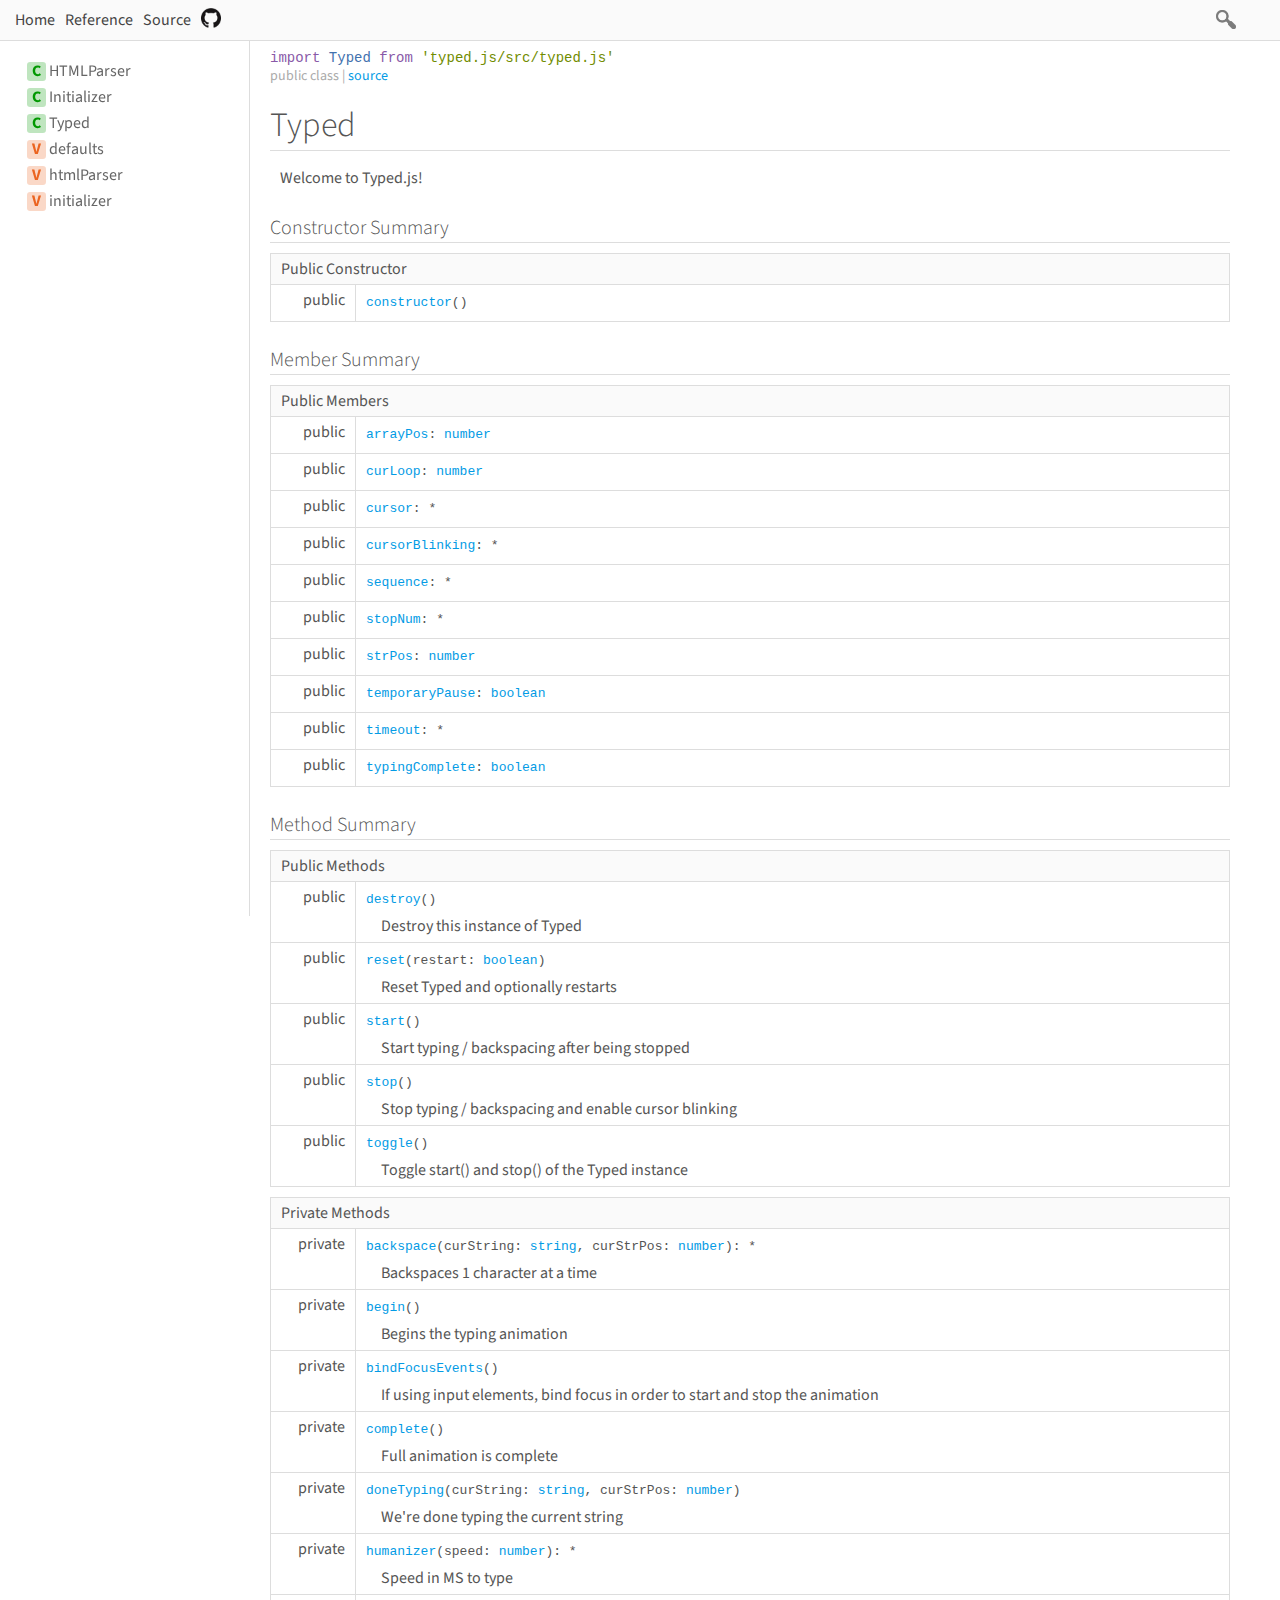
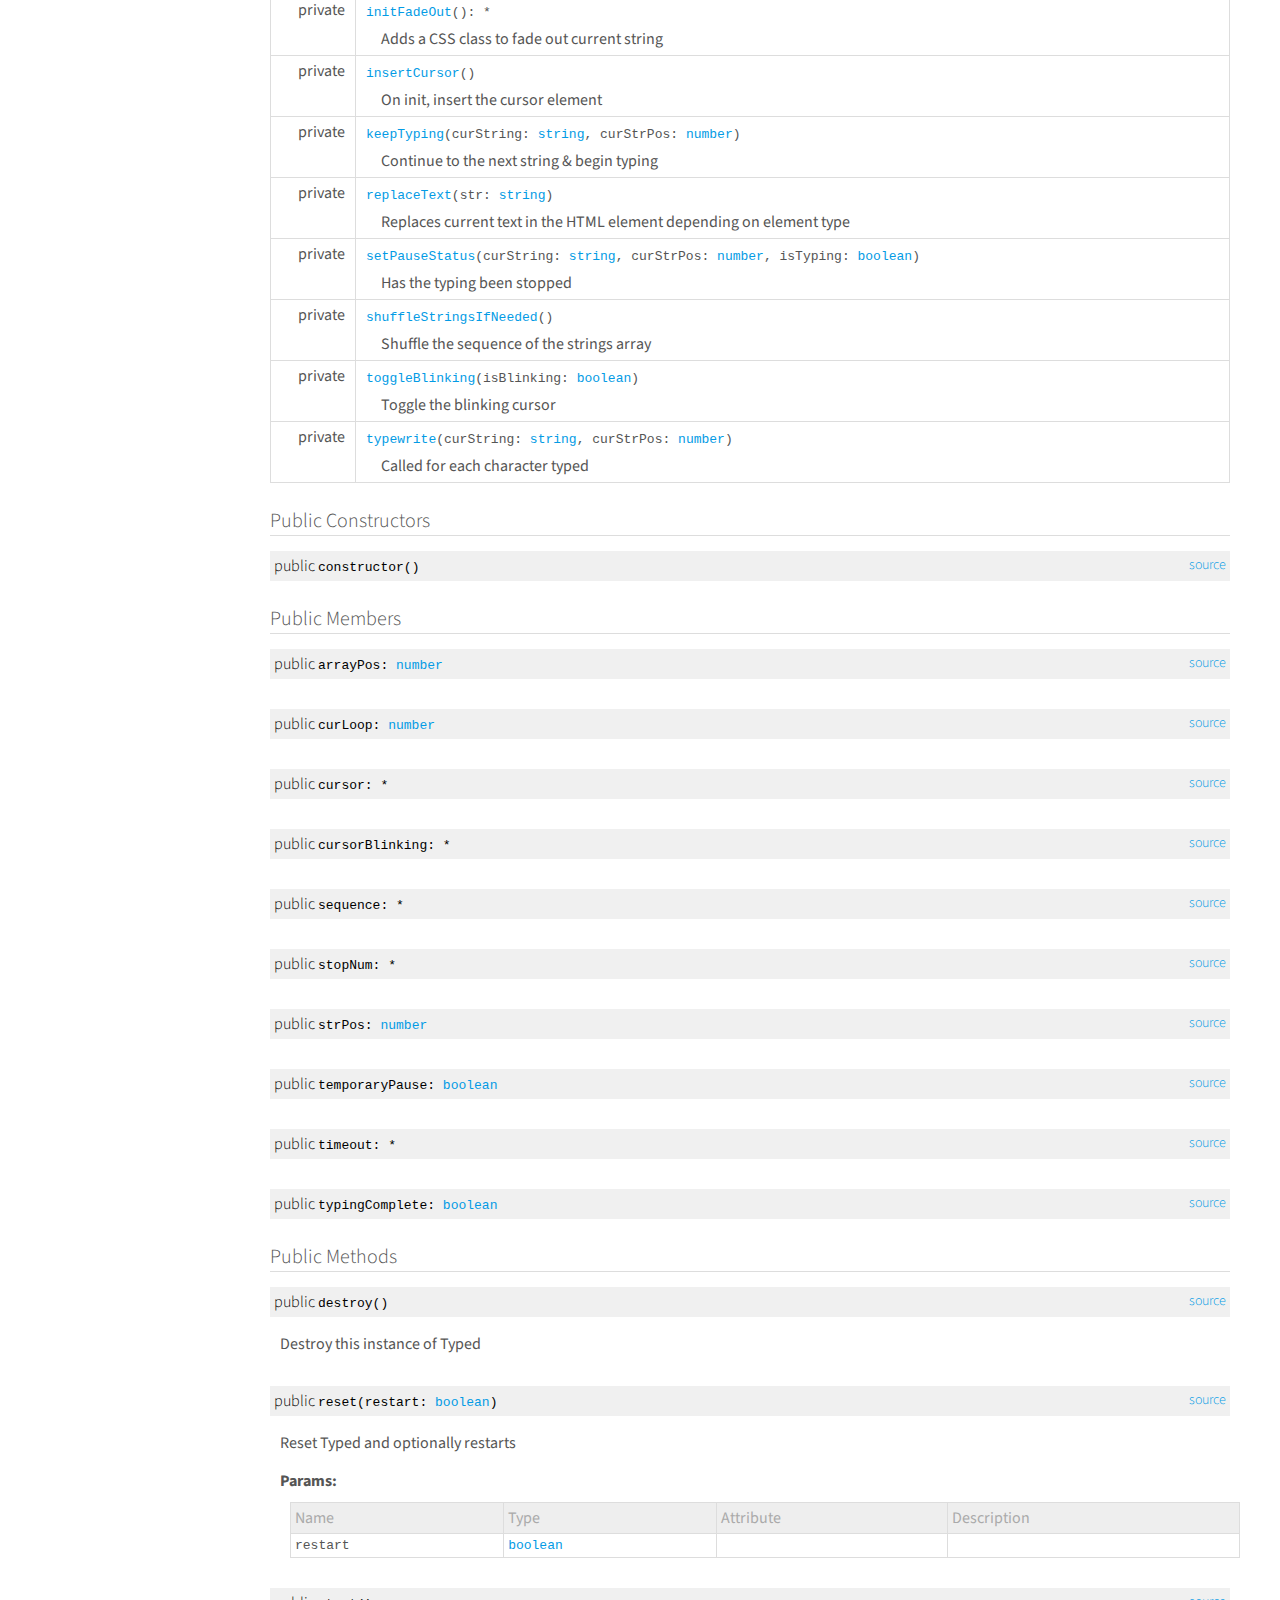
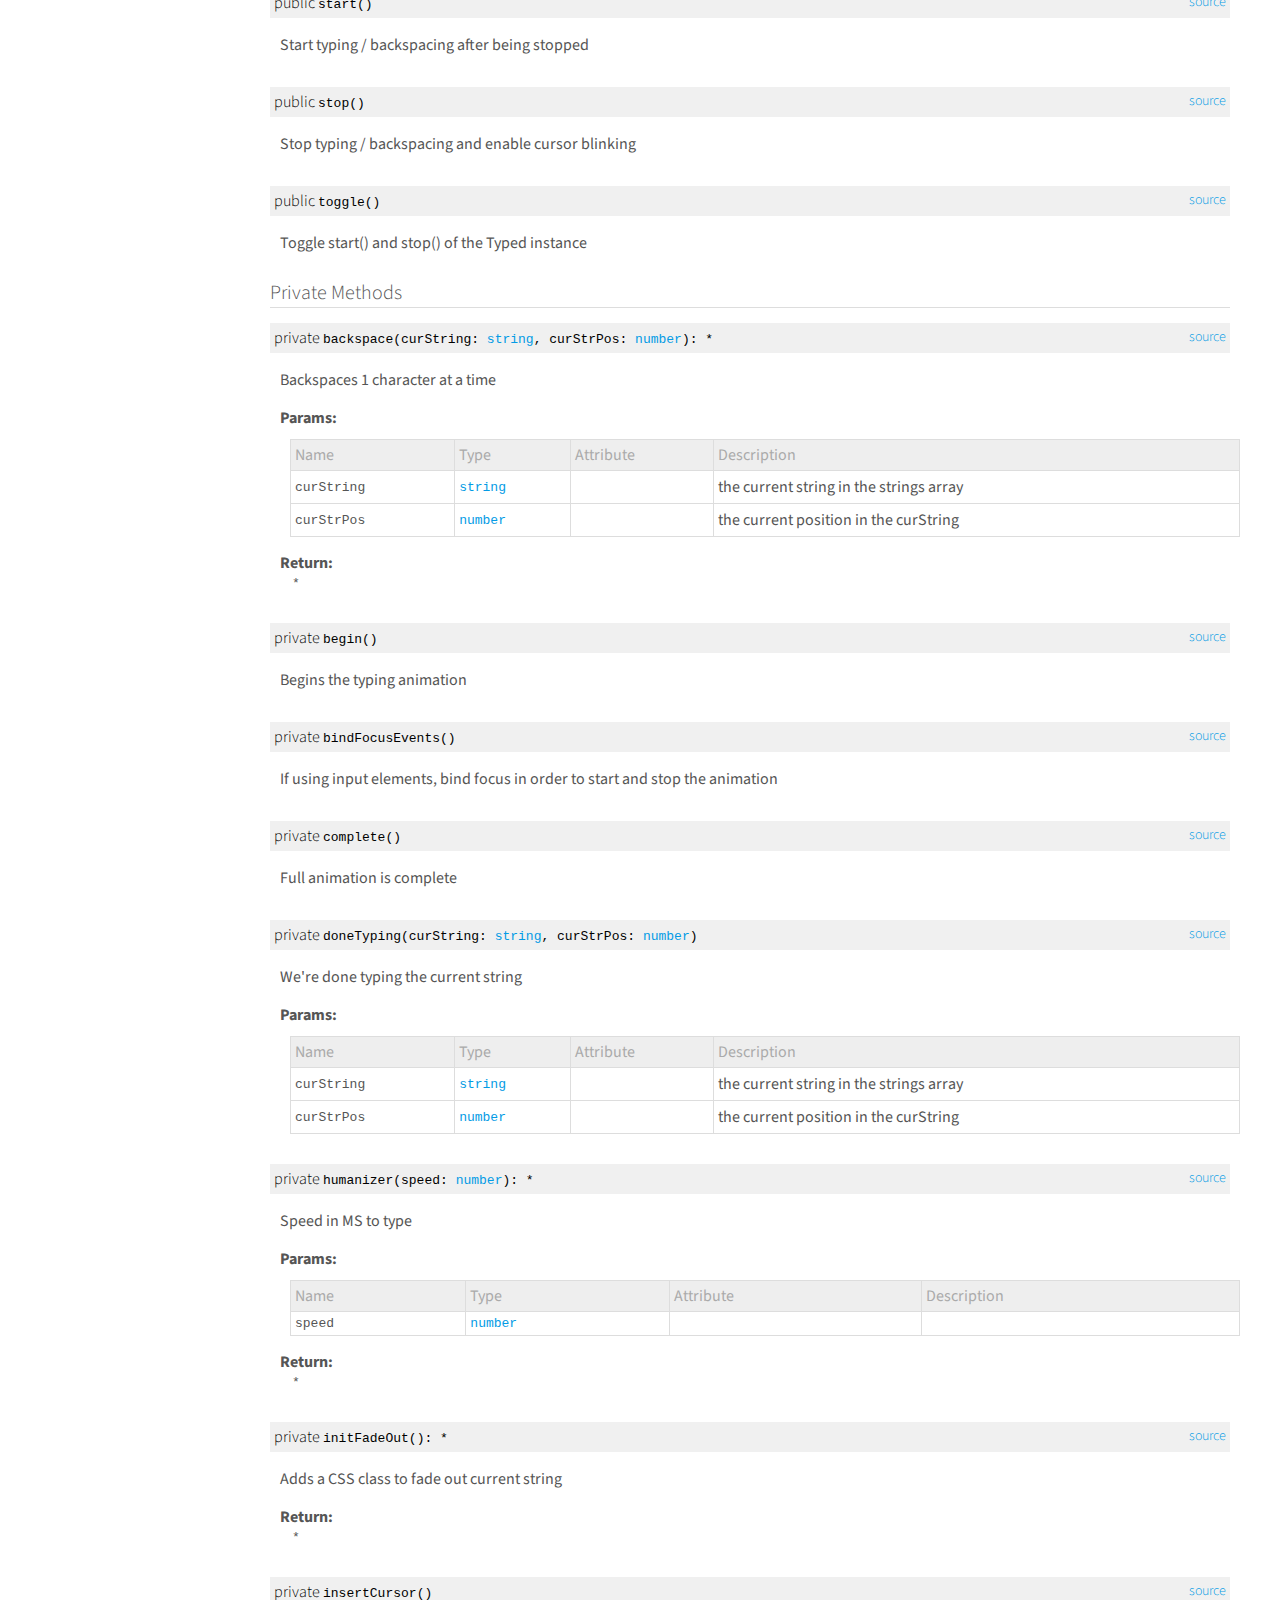
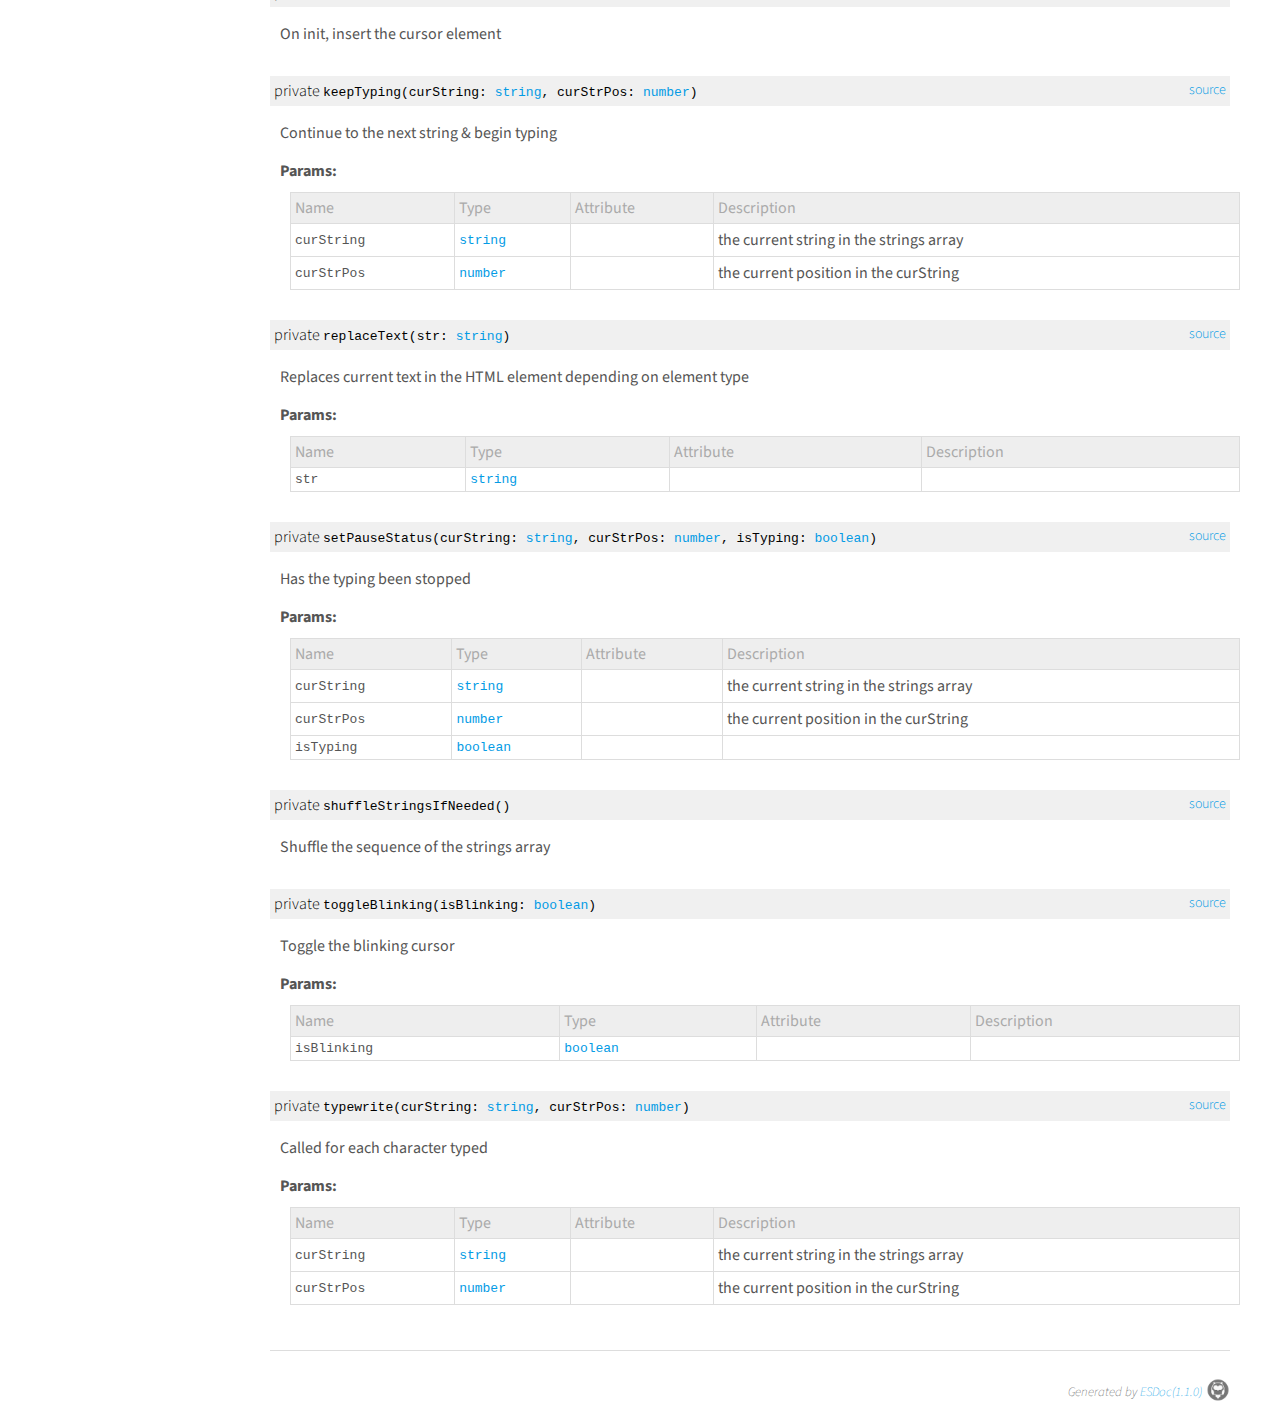
<file: Task2Portfolio/jquery.ripples-master/typed.js-main/docs/class/src/typed.js~Typed.html>
<!DOCTYPE html>
<html>
<head>
  <meta charset="utf-8">
  <base data-ice="baseUrl" href="../../">
  <title data-ice="title">Typed | typed.js</title>
  <link type="text/css" rel="stylesheet" href="css/style.css">
  <link type="text/css" rel="stylesheet" href="css/prettify-tomorrow.css">
  <script src="script/prettify/prettify.js"></script>
  <script src="script/manual.js"></script>
<meta name="description" content="A JavaScript Typing Animation Library"><meta property="twitter:card" content="summary"><meta property="twitter:title" content="typed.js"><meta property="twitter:description" content="A JavaScript Typing Animation Library"></head>
<body class="layout-container" data-ice="rootContainer">

<header>
  <a href="./">Home</a>
  
  <a href="identifiers.html">Reference</a>
  <a href="source.html">Source</a>
  
  <div class="search-box">
  <span>
    <img src="./image/search.png">
    <span class="search-input-edge"></span><input class="search-input"><span class="search-input-edge"></span>
  </span>
    <ul class="search-result"></ul>
  </div>
<a style="position:relative; top:3px;" href="https://github.com/mattboldt/typed.js"><img width="20px" src="./image/github.png"></a></header>

<nav class="navigation" data-ice="nav"><div>
  <ul>
    
  <li data-ice="doc"><span data-ice="kind" class="kind-class">C</span><span data-ice="name"><span><a href="class/src/html-parser.js~HTMLParser.html">HTMLParser</a></span></span></li>
<li data-ice="doc"><span data-ice="kind" class="kind-class">C</span><span data-ice="name"><span><a href="class/src/initializer.js~Initializer.html">Initializer</a></span></span></li>
<li data-ice="doc"><span data-ice="kind" class="kind-class">C</span><span data-ice="name"><span><a href="class/src/typed.js~Typed.html">Typed</a></span></span></li>
<li data-ice="doc"><span data-ice="kind" class="kind-variable">V</span><span data-ice="name"><span><a href="variable/index.html#static-variable-defaults">defaults</a></span></span></li>
<li data-ice="doc"><span data-ice="kind" class="kind-variable">V</span><span data-ice="name"><span><a href="variable/index.html#static-variable-htmlParser">htmlParser</a></span></span></li>
<li data-ice="doc"><span data-ice="kind" class="kind-variable">V</span><span data-ice="name"><span><a href="variable/index.html#static-variable-initializer">initializer</a></span></span></li>
</ul>
</div>
</nav>

<div class="content" data-ice="content"><div class="header-notice">
  <div data-ice="importPath" class="import-path"><pre class="prettyprint"><code data-ice="importPathCode">import Typed from &apos;<span><a href="file/src/typed.js.html#lineNumber10">typed.js/src/typed.js</a></span>&apos;</code></pre></div>
  <span data-ice="access">public</span>
  <span data-ice="kind">class</span>
  
  
  
  <span data-ice="source">| <span><a href="file/src/typed.js.html#lineNumber10">source</a></span></span>
</div>

<div class="self-detail detail">
  <h1 data-ice="name">Typed</h1>

  

  
  
  
  
  
  
  
  
  

  
  
  <div class="description" data-ice="description"><p>Welcome to Typed.js!</p>
</div>
  

  

  

  

  
</div>



<div data-ice="constructorSummary"><h2>Constructor Summary</h2><table class="summary" data-ice="summary">
  <thead><tr><td data-ice="title" colspan="3">Public Constructor</td></tr></thead>
  <tbody>
  
  <tr data-ice="target">
    <td>
      <span class="access" data-ice="access">public</span>
      
      
      
      <span class="override" data-ice="override"></span>
    </td>
    <td>
      <div>
        <p>
          
          
          
          <span class="code" data-ice="name"><span><a href="class/src/typed.js~Typed.html#instance-constructor-constructor">constructor</a></span></span><span class="code" data-ice="signature">()</span>
        </p>
      </div>
      <div>
        
        
        
      </div>
    </td>
    <td>
      
      
    </td>
  </tr>
</tbody>
</table>
</div>
<div data-ice="memberSummary"><h2>Member Summary</h2><table class="summary" data-ice="summary">
  <thead><tr><td data-ice="title" colspan="3">Public Members</td></tr></thead>
  <tbody>
  
  <tr data-ice="target">
    <td>
      <span class="access" data-ice="access">public</span>
      
      
      
      <span class="override" data-ice="override"></span>
    </td>
    <td>
      <div>
        <p>
          
          
          
          <span class="code" data-ice="name"><span><a href="class/src/typed.js~Typed.html#instance-member-arrayPos">arrayPos</a></span></span><span class="code" data-ice="signature">: <span><a href="https://developer.mozilla.org/en-US/docs/Web/JavaScript/Reference/Global_Objects/Number">number</a></span></span>
        </p>
      </div>
      <div>
        
        
        
      </div>
    </td>
    <td>
      
      
    </td>
  </tr>
<tr data-ice="target">
    <td>
      <span class="access" data-ice="access">public</span>
      
      
      
      <span class="override" data-ice="override"></span>
    </td>
    <td>
      <div>
        <p>
          
          
          
          <span class="code" data-ice="name"><span><a href="class/src/typed.js~Typed.html#instance-member-curLoop">curLoop</a></span></span><span class="code" data-ice="signature">: <span><a href="https://developer.mozilla.org/en-US/docs/Web/JavaScript/Reference/Global_Objects/Number">number</a></span></span>
        </p>
      </div>
      <div>
        
        
        
      </div>
    </td>
    <td>
      
      
    </td>
  </tr>
<tr data-ice="target">
    <td>
      <span class="access" data-ice="access">public</span>
      
      
      
      <span class="override" data-ice="override"></span>
    </td>
    <td>
      <div>
        <p>
          
          
          
          <span class="code" data-ice="name"><span><a href="class/src/typed.js~Typed.html#instance-member-cursor">cursor</a></span></span><span class="code" data-ice="signature">: <span>*</span></span>
        </p>
      </div>
      <div>
        
        
        
      </div>
    </td>
    <td>
      
      
    </td>
  </tr>
<tr data-ice="target">
    <td>
      <span class="access" data-ice="access">public</span>
      
      
      
      <span class="override" data-ice="override"></span>
    </td>
    <td>
      <div>
        <p>
          
          
          
          <span class="code" data-ice="name"><span><a href="class/src/typed.js~Typed.html#instance-member-cursorBlinking">cursorBlinking</a></span></span><span class="code" data-ice="signature">: <span>*</span></span>
        </p>
      </div>
      <div>
        
        
        
      </div>
    </td>
    <td>
      
      
    </td>
  </tr>
<tr data-ice="target">
    <td>
      <span class="access" data-ice="access">public</span>
      
      
      
      <span class="override" data-ice="override"></span>
    </td>
    <td>
      <div>
        <p>
          
          
          
          <span class="code" data-ice="name"><span><a href="class/src/typed.js~Typed.html#instance-member-sequence">sequence</a></span></span><span class="code" data-ice="signature">: <span>*</span></span>
        </p>
      </div>
      <div>
        
        
        
      </div>
    </td>
    <td>
      
      
    </td>
  </tr>
<tr data-ice="target">
    <td>
      <span class="access" data-ice="access">public</span>
      
      
      
      <span class="override" data-ice="override"></span>
    </td>
    <td>
      <div>
        <p>
          
          
          
          <span class="code" data-ice="name"><span><a href="class/src/typed.js~Typed.html#instance-member-stopNum">stopNum</a></span></span><span class="code" data-ice="signature">: <span>*</span></span>
        </p>
      </div>
      <div>
        
        
        
      </div>
    </td>
    <td>
      
      
    </td>
  </tr>
<tr data-ice="target">
    <td>
      <span class="access" data-ice="access">public</span>
      
      
      
      <span class="override" data-ice="override"></span>
    </td>
    <td>
      <div>
        <p>
          
          
          
          <span class="code" data-ice="name"><span><a href="class/src/typed.js~Typed.html#instance-member-strPos">strPos</a></span></span><span class="code" data-ice="signature">: <span><a href="https://developer.mozilla.org/en-US/docs/Web/JavaScript/Reference/Global_Objects/Number">number</a></span></span>
        </p>
      </div>
      <div>
        
        
        
      </div>
    </td>
    <td>
      
      
    </td>
  </tr>
<tr data-ice="target">
    <td>
      <span class="access" data-ice="access">public</span>
      
      
      
      <span class="override" data-ice="override"></span>
    </td>
    <td>
      <div>
        <p>
          
          
          
          <span class="code" data-ice="name"><span><a href="class/src/typed.js~Typed.html#instance-member-temporaryPause">temporaryPause</a></span></span><span class="code" data-ice="signature">: <span><a href="https://developer.mozilla.org/en-US/docs/Web/JavaScript/Reference/Global_Objects/Boolean">boolean</a></span></span>
        </p>
      </div>
      <div>
        
        
        
      </div>
    </td>
    <td>
      
      
    </td>
  </tr>
<tr data-ice="target">
    <td>
      <span class="access" data-ice="access">public</span>
      
      
      
      <span class="override" data-ice="override"></span>
    </td>
    <td>
      <div>
        <p>
          
          
          
          <span class="code" data-ice="name"><span><a href="class/src/typed.js~Typed.html#instance-member-timeout">timeout</a></span></span><span class="code" data-ice="signature">: <span>*</span></span>
        </p>
      </div>
      <div>
        
        
        
      </div>
    </td>
    <td>
      
      
    </td>
  </tr>
<tr data-ice="target">
    <td>
      <span class="access" data-ice="access">public</span>
      
      
      
      <span class="override" data-ice="override"></span>
    </td>
    <td>
      <div>
        <p>
          
          
          
          <span class="code" data-ice="name"><span><a href="class/src/typed.js~Typed.html#instance-member-typingComplete">typingComplete</a></span></span><span class="code" data-ice="signature">: <span><a href="https://developer.mozilla.org/en-US/docs/Web/JavaScript/Reference/Global_Objects/Boolean">boolean</a></span></span>
        </p>
      </div>
      <div>
        
        
        
      </div>
    </td>
    <td>
      
      
    </td>
  </tr>
</tbody>
</table>
</div>
<div data-ice="methodSummary"><h2>Method Summary</h2><table class="summary" data-ice="summary">
  <thead><tr><td data-ice="title" colspan="3">Public Methods</td></tr></thead>
  <tbody>
  
  <tr data-ice="target">
    <td>
      <span class="access" data-ice="access">public</span>
      
      
      
      <span class="override" data-ice="override"></span>
    </td>
    <td>
      <div>
        <p>
          
          
          
          <span class="code" data-ice="name"><span><a href="class/src/typed.js~Typed.html#instance-method-destroy">destroy</a></span></span><span class="code" data-ice="signature">()</span>
        </p>
      </div>
      <div>
        
        
        <div data-ice="description"><p>Destroy this instance of Typed</p>
</div>
      </div>
    </td>
    <td>
      
      
    </td>
  </tr>
<tr data-ice="target">
    <td>
      <span class="access" data-ice="access">public</span>
      
      
      
      <span class="override" data-ice="override"></span>
    </td>
    <td>
      <div>
        <p>
          
          
          
          <span class="code" data-ice="name"><span><a href="class/src/typed.js~Typed.html#instance-method-reset">reset</a></span></span><span class="code" data-ice="signature">(restart: <span><a href="https://developer.mozilla.org/en-US/docs/Web/JavaScript/Reference/Global_Objects/Boolean">boolean</a></span>)</span>
        </p>
      </div>
      <div>
        
        
        <div data-ice="description"><p>Reset Typed and optionally restarts</p>
</div>
      </div>
    </td>
    <td>
      
      
    </td>
  </tr>
<tr data-ice="target">
    <td>
      <span class="access" data-ice="access">public</span>
      
      
      
      <span class="override" data-ice="override"></span>
    </td>
    <td>
      <div>
        <p>
          
          
          
          <span class="code" data-ice="name"><span><a href="class/src/typed.js~Typed.html#instance-method-start">start</a></span></span><span class="code" data-ice="signature">()</span>
        </p>
      </div>
      <div>
        
        
        <div data-ice="description"><p>Start typing / backspacing after being stopped</p>
</div>
      </div>
    </td>
    <td>
      
      
    </td>
  </tr>
<tr data-ice="target">
    <td>
      <span class="access" data-ice="access">public</span>
      
      
      
      <span class="override" data-ice="override"></span>
    </td>
    <td>
      <div>
        <p>
          
          
          
          <span class="code" data-ice="name"><span><a href="class/src/typed.js~Typed.html#instance-method-stop">stop</a></span></span><span class="code" data-ice="signature">()</span>
        </p>
      </div>
      <div>
        
        
        <div data-ice="description"><p>Stop typing / backspacing and enable cursor blinking</p>
</div>
      </div>
    </td>
    <td>
      
      
    </td>
  </tr>
<tr data-ice="target">
    <td>
      <span class="access" data-ice="access">public</span>
      
      
      
      <span class="override" data-ice="override"></span>
    </td>
    <td>
      <div>
        <p>
          
          
          
          <span class="code" data-ice="name"><span><a href="class/src/typed.js~Typed.html#instance-method-toggle">toggle</a></span></span><span class="code" data-ice="signature">()</span>
        </p>
      </div>
      <div>
        
        
        <div data-ice="description"><p>Toggle start() and stop() of the Typed instance</p>
</div>
      </div>
    </td>
    <td>
      
      
    </td>
  </tr>
</tbody>
</table>
<table class="summary" data-ice="summary">
  <thead><tr><td data-ice="title" colspan="3">Private Methods</td></tr></thead>
  <tbody>
  
  <tr data-ice="target">
    <td>
      <span class="access" data-ice="access">private</span>
      
      
      
      <span class="override" data-ice="override"></span>
    </td>
    <td>
      <div>
        <p>
          
          
          
          <span class="code" data-ice="name"><span><a href="class/src/typed.js~Typed.html#instance-method-backspace">backspace</a></span></span><span class="code" data-ice="signature">(curString: <span><a href="https://developer.mozilla.org/en-US/docs/Web/JavaScript/Reference/Global_Objects/String">string</a></span>, curStrPos: <span><a href="https://developer.mozilla.org/en-US/docs/Web/JavaScript/Reference/Global_Objects/Number">number</a></span>): <span>*</span></span>
        </p>
      </div>
      <div>
        
        
        <div data-ice="description"><p>Backspaces 1 character at a time</p>
</div>
      </div>
    </td>
    <td>
      
      
    </td>
  </tr>
<tr data-ice="target">
    <td>
      <span class="access" data-ice="access">private</span>
      
      
      
      <span class="override" data-ice="override"></span>
    </td>
    <td>
      <div>
        <p>
          
          
          
          <span class="code" data-ice="name"><span><a href="class/src/typed.js~Typed.html#instance-method-begin">begin</a></span></span><span class="code" data-ice="signature">()</span>
        </p>
      </div>
      <div>
        
        
        <div data-ice="description"><p>Begins the typing animation</p>
</div>
      </div>
    </td>
    <td>
      
      
    </td>
  </tr>
<tr data-ice="target">
    <td>
      <span class="access" data-ice="access">private</span>
      
      
      
      <span class="override" data-ice="override"></span>
    </td>
    <td>
      <div>
        <p>
          
          
          
          <span class="code" data-ice="name"><span><a href="class/src/typed.js~Typed.html#instance-method-bindFocusEvents">bindFocusEvents</a></span></span><span class="code" data-ice="signature">()</span>
        </p>
      </div>
      <div>
        
        
        <div data-ice="description"><p>If using input elements, bind focus in order to
start and stop the animation</p>
</div>
      </div>
    </td>
    <td>
      
      
    </td>
  </tr>
<tr data-ice="target">
    <td>
      <span class="access" data-ice="access">private</span>
      
      
      
      <span class="override" data-ice="override"></span>
    </td>
    <td>
      <div>
        <p>
          
          
          
          <span class="code" data-ice="name"><span><a href="class/src/typed.js~Typed.html#instance-method-complete">complete</a></span></span><span class="code" data-ice="signature">()</span>
        </p>
      </div>
      <div>
        
        
        <div data-ice="description"><p>Full animation is complete</p>
</div>
      </div>
    </td>
    <td>
      
      
    </td>
  </tr>
<tr data-ice="target">
    <td>
      <span class="access" data-ice="access">private</span>
      
      
      
      <span class="override" data-ice="override"></span>
    </td>
    <td>
      <div>
        <p>
          
          
          
          <span class="code" data-ice="name"><span><a href="class/src/typed.js~Typed.html#instance-method-doneTyping">doneTyping</a></span></span><span class="code" data-ice="signature">(curString: <span><a href="https://developer.mozilla.org/en-US/docs/Web/JavaScript/Reference/Global_Objects/String">string</a></span>, curStrPos: <span><a href="https://developer.mozilla.org/en-US/docs/Web/JavaScript/Reference/Global_Objects/Number">number</a></span>)</span>
        </p>
      </div>
      <div>
        
        
        <div data-ice="description"><p>We&apos;re done typing the current string</p>
</div>
      </div>
    </td>
    <td>
      
      
    </td>
  </tr>
<tr data-ice="target">
    <td>
      <span class="access" data-ice="access">private</span>
      
      
      
      <span class="override" data-ice="override"></span>
    </td>
    <td>
      <div>
        <p>
          
          
          
          <span class="code" data-ice="name"><span><a href="class/src/typed.js~Typed.html#instance-method-humanizer">humanizer</a></span></span><span class="code" data-ice="signature">(speed: <span><a href="https://developer.mozilla.org/en-US/docs/Web/JavaScript/Reference/Global_Objects/Number">number</a></span>): <span>*</span></span>
        </p>
      </div>
      <div>
        
        
        <div data-ice="description"><p>Speed in MS to type</p>
</div>
      </div>
    </td>
    <td>
      
      
    </td>
  </tr>
<tr data-ice="target">
    <td>
      <span class="access" data-ice="access">private</span>
      
      
      
      <span class="override" data-ice="override"></span>
    </td>
    <td>
      <div>
        <p>
          
          
          
          <span class="code" data-ice="name"><span><a href="class/src/typed.js~Typed.html#instance-method-initFadeOut">initFadeOut</a></span></span><span class="code" data-ice="signature">(): <span>*</span></span>
        </p>
      </div>
      <div>
        
        
        <div data-ice="description"><p>Adds a CSS class to fade out current string</p>
</div>
      </div>
    </td>
    <td>
      
      
    </td>
  </tr>
<tr data-ice="target">
    <td>
      <span class="access" data-ice="access">private</span>
      
      
      
      <span class="override" data-ice="override"></span>
    </td>
    <td>
      <div>
        <p>
          
          
          
          <span class="code" data-ice="name"><span><a href="class/src/typed.js~Typed.html#instance-method-insertCursor">insertCursor</a></span></span><span class="code" data-ice="signature">()</span>
        </p>
      </div>
      <div>
        
        
        <div data-ice="description"><p>On init, insert the cursor element</p>
</div>
      </div>
    </td>
    <td>
      
      
    </td>
  </tr>
<tr data-ice="target">
    <td>
      <span class="access" data-ice="access">private</span>
      
      
      
      <span class="override" data-ice="override"></span>
    </td>
    <td>
      <div>
        <p>
          
          
          
          <span class="code" data-ice="name"><span><a href="class/src/typed.js~Typed.html#instance-method-keepTyping">keepTyping</a></span></span><span class="code" data-ice="signature">(curString: <span><a href="https://developer.mozilla.org/en-US/docs/Web/JavaScript/Reference/Global_Objects/String">string</a></span>, curStrPos: <span><a href="https://developer.mozilla.org/en-US/docs/Web/JavaScript/Reference/Global_Objects/Number">number</a></span>)</span>
        </p>
      </div>
      <div>
        
        
        <div data-ice="description"><p>Continue to the next string &amp; begin typing</p>
</div>
      </div>
    </td>
    <td>
      
      
    </td>
  </tr>
<tr data-ice="target">
    <td>
      <span class="access" data-ice="access">private</span>
      
      
      
      <span class="override" data-ice="override"></span>
    </td>
    <td>
      <div>
        <p>
          
          
          
          <span class="code" data-ice="name"><span><a href="class/src/typed.js~Typed.html#instance-method-replaceText">replaceText</a></span></span><span class="code" data-ice="signature">(str: <span><a href="https://developer.mozilla.org/en-US/docs/Web/JavaScript/Reference/Global_Objects/String">string</a></span>)</span>
        </p>
      </div>
      <div>
        
        
        <div data-ice="description"><p>Replaces current text in the HTML element
depending on element type</p>
</div>
      </div>
    </td>
    <td>
      
      
    </td>
  </tr>
<tr data-ice="target">
    <td>
      <span class="access" data-ice="access">private</span>
      
      
      
      <span class="override" data-ice="override"></span>
    </td>
    <td>
      <div>
        <p>
          
          
          
          <span class="code" data-ice="name"><span><a href="class/src/typed.js~Typed.html#instance-method-setPauseStatus">setPauseStatus</a></span></span><span class="code" data-ice="signature">(curString: <span><a href="https://developer.mozilla.org/en-US/docs/Web/JavaScript/Reference/Global_Objects/String">string</a></span>, curStrPos: <span><a href="https://developer.mozilla.org/en-US/docs/Web/JavaScript/Reference/Global_Objects/Number">number</a></span>, isTyping: <span><a href="https://developer.mozilla.org/en-US/docs/Web/JavaScript/Reference/Global_Objects/Boolean">boolean</a></span>)</span>
        </p>
      </div>
      <div>
        
        
        <div data-ice="description"><p>Has the typing been stopped</p>
</div>
      </div>
    </td>
    <td>
      
      
    </td>
  </tr>
<tr data-ice="target">
    <td>
      <span class="access" data-ice="access">private</span>
      
      
      
      <span class="override" data-ice="override"></span>
    </td>
    <td>
      <div>
        <p>
          
          
          
          <span class="code" data-ice="name"><span><a href="class/src/typed.js~Typed.html#instance-method-shuffleStringsIfNeeded">shuffleStringsIfNeeded</a></span></span><span class="code" data-ice="signature">()</span>
        </p>
      </div>
      <div>
        
        
        <div data-ice="description"><p>Shuffle the sequence of the strings array</p>
</div>
      </div>
    </td>
    <td>
      
      
    </td>
  </tr>
<tr data-ice="target">
    <td>
      <span class="access" data-ice="access">private</span>
      
      
      
      <span class="override" data-ice="override"></span>
    </td>
    <td>
      <div>
        <p>
          
          
          
          <span class="code" data-ice="name"><span><a href="class/src/typed.js~Typed.html#instance-method-toggleBlinking">toggleBlinking</a></span></span><span class="code" data-ice="signature">(isBlinking: <span><a href="https://developer.mozilla.org/en-US/docs/Web/JavaScript/Reference/Global_Objects/Boolean">boolean</a></span>)</span>
        </p>
      </div>
      <div>
        
        
        <div data-ice="description"><p>Toggle the blinking cursor</p>
</div>
      </div>
    </td>
    <td>
      
      
    </td>
  </tr>
<tr data-ice="target">
    <td>
      <span class="access" data-ice="access">private</span>
      
      
      
      <span class="override" data-ice="override"></span>
    </td>
    <td>
      <div>
        <p>
          
          
          
          <span class="code" data-ice="name"><span><a href="class/src/typed.js~Typed.html#instance-method-typewrite">typewrite</a></span></span><span class="code" data-ice="signature">(curString: <span><a href="https://developer.mozilla.org/en-US/docs/Web/JavaScript/Reference/Global_Objects/String">string</a></span>, curStrPos: <span><a href="https://developer.mozilla.org/en-US/docs/Web/JavaScript/Reference/Global_Objects/Number">number</a></span>)</span>
        </p>
      </div>
      <div>
        
        
        <div data-ice="description"><p>Called for each character typed</p>
</div>
      </div>
    </td>
    <td>
      
      
    </td>
  </tr>
</tbody>
</table>
</div>





<div data-ice="constructorDetails"><h2 data-ice="title">Public Constructors</h2>

<div class="detail" data-ice="detail">
  <h3 data-ice="anchor" id="instance-constructor-constructor">
    <span class="access" data-ice="access">public</span>
    
    
    
    
    
    <span class="code" data-ice="name">constructor</span><span class="code" data-ice="signature">()</span>
    <span class="right-info">
      
      
      <span data-ice="source"><span><a href="file/src/typed.js.html#lineNumber11">source</a></span></span>
    </span>
  </h3>

  
  
  
  

  

  <div data-ice="properties">
</div>

  

  

  

  

  

  

  

  
  
</div>
</div>
<div data-ice="memberDetails"><h2 data-ice="title">Public Members</h2>

<div class="detail" data-ice="detail">
  <h3 data-ice="anchor" id="instance-member-arrayPos">
    <span class="access" data-ice="access">public</span>
    
    
    
    
    
    <span class="code" data-ice="name">arrayPos</span><span class="code" data-ice="signature">: <span><a href="https://developer.mozilla.org/en-US/docs/Web/JavaScript/Reference/Global_Objects/Number">number</a></span></span>
    <span class="right-info">
      
      
      <span data-ice="source"><span><a href="file/src/typed.js.html#lineNumber76">source</a></span></span>
    </span>
  </h3>

  
  
  
  

  

  <div data-ice="properties">
</div>

  

  

  

  

  

  

  

  
  
</div>
<div class="detail" data-ice="detail">
  <h3 data-ice="anchor" id="instance-member-curLoop">
    <span class="access" data-ice="access">public</span>
    
    
    
    
    
    <span class="code" data-ice="name">curLoop</span><span class="code" data-ice="signature">: <span><a href="https://developer.mozilla.org/en-US/docs/Web/JavaScript/Reference/Global_Objects/Number">number</a></span></span>
    <span class="right-info">
      
      
      <span data-ice="source"><span><a href="file/src/typed.js.html#lineNumber77">source</a></span></span>
    </span>
  </h3>

  
  
  
  

  

  <div data-ice="properties">
</div>

  

  

  

  

  

  

  

  
  
</div>
<div class="detail" data-ice="detail">
  <h3 data-ice="anchor" id="instance-member-cursor">
    <span class="access" data-ice="access">public</span>
    
    
    
    
    
    <span class="code" data-ice="name">cursor</span><span class="code" data-ice="signature">: <span>*</span></span>
    <span class="right-info">
      
      
      <span data-ice="source"><span><a href="file/src/typed.js.html#lineNumber73">source</a></span></span>
    </span>
  </h3>

  
  
  
  

  

  <div data-ice="properties">
</div>

  

  

  

  

  

  

  

  
  
</div>
<div class="detail" data-ice="detail">
  <h3 data-ice="anchor" id="instance-member-cursorBlinking">
    <span class="access" data-ice="access">public</span>
    
    
    
    
    
    <span class="code" data-ice="name">cursorBlinking</span><span class="code" data-ice="signature">: <span>*</span></span>
    <span class="right-info">
      
      
      <span data-ice="source"><span><a href="file/src/typed.js.html#lineNumber334">source</a></span></span>
    </span>
  </h3>

  
  
  
  

  

  <div data-ice="properties">
</div>

  

  

  

  

  

  

  

  
  
</div>
<div class="detail" data-ice="detail">
  <h3 data-ice="anchor" id="instance-member-sequence">
    <span class="access" data-ice="access">public</span>
    
    
    
    
    
    <span class="code" data-ice="name">sequence</span><span class="code" data-ice="signature">: <span>*</span></span>
    <span class="right-info">
      
      
      <span data-ice="source"><span><a href="file/src/typed.js.html#lineNumber357">source</a></span></span>
    </span>
  </h3>

  
  
  
  

  

  <div data-ice="properties">
</div>

  

  

  

  

  

  

  

  
  
</div>
<div class="detail" data-ice="detail">
  <h3 data-ice="anchor" id="instance-member-stopNum">
    <span class="access" data-ice="access">public</span>
    
    
    
    
    
    <span class="code" data-ice="name">stopNum</span><span class="code" data-ice="signature">: <span>*</span></span>
    <span class="right-info">
      
      
      <span data-ice="source"><span><a href="file/src/typed.js.html#lineNumber267">source</a></span></span>
    </span>
  </h3>

  
  
  
  

  

  <div data-ice="properties">
</div>

  

  

  

  

  

  

  

  
  
</div>
<div class="detail" data-ice="detail">
  <h3 data-ice="anchor" id="instance-member-strPos">
    <span class="access" data-ice="access">public</span>
    
    
    
    
    
    <span class="code" data-ice="name">strPos</span><span class="code" data-ice="signature">: <span><a href="https://developer.mozilla.org/en-US/docs/Web/JavaScript/Reference/Global_Objects/Number">number</a></span></span>
    <span class="right-info">
      
      
      <span data-ice="source"><span><a href="file/src/typed.js.html#lineNumber75">source</a></span></span>
    </span>
  </h3>

  
  
  
  

  

  <div data-ice="properties">
</div>

  

  

  

  

  

  

  

  
  
</div>
<div class="detail" data-ice="detail">
  <h3 data-ice="anchor" id="instance-member-temporaryPause">
    <span class="access" data-ice="access">public</span>
    
    
    
    
    
    <span class="code" data-ice="name">temporaryPause</span><span class="code" data-ice="signature">: <span><a href="https://developer.mozilla.org/en-US/docs/Web/JavaScript/Reference/Global_Objects/Boolean">boolean</a></span></span>
    <span class="right-info">
      
      
      <span data-ice="source"><span><a href="file/src/typed.js.html#lineNumber142">source</a></span></span>
    </span>
  </h3>

  
  
  
  

  

  <div data-ice="properties">
</div>

  

  

  

  

  

  

  

  
  
</div>
<div class="detail" data-ice="detail">
  <h3 data-ice="anchor" id="instance-member-timeout">
    <span class="access" data-ice="access">public</span>
    
    
    
    
    
    <span class="code" data-ice="name">timeout</span><span class="code" data-ice="signature">: <span>*</span></span>
    <span class="right-info">
      
      
      <span data-ice="source"><span><a href="file/src/typed.js.html#lineNumber95">source</a></span></span>
    </span>
  </h3>

  
  
  
  

  

  <div data-ice="properties">
</div>

  

  

  

  

  

  

  

  
  
</div>
<div class="detail" data-ice="detail">
  <h3 data-ice="anchor" id="instance-member-typingComplete">
    <span class="access" data-ice="access">public</span>
    
    
    
    
    
    <span class="code" data-ice="name">typingComplete</span><span class="code" data-ice="signature">: <span><a href="https://developer.mozilla.org/en-US/docs/Web/JavaScript/Reference/Global_Objects/Boolean">boolean</a></span></span>
    <span class="right-info">
      
      
      <span data-ice="source"><span><a href="file/src/typed.js.html#lineNumber91">source</a></span></span>
    </span>
  </h3>

  
  
  
  

  

  <div data-ice="properties">
</div>

  

  

  

  

  

  

  

  
  
</div>
</div>
<div data-ice="methodDetails"><h2 data-ice="title">Public Methods</h2>

<div class="detail" data-ice="detail">
  <h3 data-ice="anchor" id="instance-method-destroy">
    <span class="access" data-ice="access">public</span>
    
    
    
    
    
    <span class="code" data-ice="name">destroy</span><span class="code" data-ice="signature">()</span>
    <span class="right-info">
      
      
      <span data-ice="source"><span><a href="file/src/typed.js.html#lineNumber58">source</a></span></span>
    </span>
  </h3>

  
  
  
  <div data-ice="description"><p>Destroy this instance of Typed</p>
</div>

  

  <div data-ice="properties">
</div>

  

  

  

  

  

  

  

  
  
</div>
<div class="detail" data-ice="detail">
  <h3 data-ice="anchor" id="instance-method-reset">
    <span class="access" data-ice="access">public</span>
    
    
    
    
    
    <span class="code" data-ice="name">reset</span><span class="code" data-ice="signature">(restart: <span><a href="https://developer.mozilla.org/en-US/docs/Web/JavaScript/Reference/Global_Objects/Boolean">boolean</a></span>)</span>
    <span class="right-info">
      
      
      <span data-ice="source"><span><a href="file/src/typed.js.html#lineNumber68">source</a></span></span>
    </span>
  </h3>

  
  
  
  <div data-ice="description"><p>Reset Typed and optionally restarts</p>
</div>

  

  <div data-ice="properties"><div data-ice="properties">
  <h4 data-ice="title">Params:</h4>
  <table class="params">
    <thead>
    <tr><td>Name</td><td>Type</td><td>Attribute</td><td>Description</td></tr>
    </thead>
    <tbody>
    
    <tr data-ice="property" data-depth="0">
      <td data-ice="name" class="code" data-depth="0">restart</td>
      <td data-ice="type" class="code"><span><a href="https://developer.mozilla.org/en-US/docs/Web/JavaScript/Reference/Global_Objects/Boolean">boolean</a></span></td>
      <td data-ice="appendix"></td>
      <td data-ice="description"></td>
    </tr>
</tbody>
  </table>
</div>
</div>

  

  

  

  

  

  

  

  
  
</div>
<div class="detail" data-ice="detail">
  <h3 data-ice="anchor" id="instance-method-start">
    <span class="access" data-ice="access">public</span>
    
    
    
    
    
    <span class="code" data-ice="name">start</span><span class="code" data-ice="signature">()</span>
    <span class="right-info">
      
      
      <span data-ice="source"><span><a href="file/src/typed.js.html#lineNumber42">source</a></span></span>
    </span>
  </h3>

  
  
  
  <div data-ice="description"><p>Start typing / backspacing after being stopped</p>
</div>

  

  <div data-ice="properties">
</div>

  

  

  

  

  

  

  

  
  
</div>
<div class="detail" data-ice="detail">
  <h3 data-ice="anchor" id="instance-method-stop">
    <span class="access" data-ice="access">public</span>
    
    
    
    
    
    <span class="code" data-ice="name">stop</span><span class="code" data-ice="signature">()</span>
    <span class="right-info">
      
      
      <span data-ice="source"><span><a href="file/src/typed.js.html#lineNumber30">source</a></span></span>
    </span>
  </h3>

  
  
  
  <div data-ice="description"><p>Stop typing / backspacing and enable cursor blinking</p>
</div>

  

  <div data-ice="properties">
</div>

  

  

  

  

  

  

  

  
  
</div>
<div class="detail" data-ice="detail">
  <h3 data-ice="anchor" id="instance-method-toggle">
    <span class="access" data-ice="access">public</span>
    
    
    
    
    
    <span class="code" data-ice="name">toggle</span><span class="code" data-ice="signature">()</span>
    <span class="right-info">
      
      
      <span data-ice="source"><span><a href="file/src/typed.js.html#lineNumber22">source</a></span></span>
    </span>
  </h3>

  
  
  
  <div data-ice="description"><p>Toggle start() and stop() of the Typed instance</p>
</div>

  

  <div data-ice="properties">
</div>

  

  

  

  

  

  

  

  
  
</div>
<h2 data-ice="title">Private Methods</h2>

<div class="detail" data-ice="detail">
  <h3 data-ice="anchor" id="instance-method-backspace">
    <span class="access" data-ice="access">private</span>
    
    
    
    
    
    <span class="code" data-ice="name">backspace</span><span class="code" data-ice="signature">(curString: <span><a href="https://developer.mozilla.org/en-US/docs/Web/JavaScript/Reference/Global_Objects/String">string</a></span>, curStrPos: <span><a href="https://developer.mozilla.org/en-US/docs/Web/JavaScript/Reference/Global_Objects/Number">number</a></span>): <span>*</span></span>
    <span class="right-info">
      
      
      <span data-ice="source"><span><a href="file/src/typed.js.html#lineNumber243">source</a></span></span>
    </span>
  </h3>

  
  
  
  <div data-ice="description"><p>Backspaces 1 character at a time</p>
</div>

  

  <div data-ice="properties"><div data-ice="properties">
  <h4 data-ice="title">Params:</h4>
  <table class="params">
    <thead>
    <tr><td>Name</td><td>Type</td><td>Attribute</td><td>Description</td></tr>
    </thead>
    <tbody>
    
    <tr data-ice="property" data-depth="0">
      <td data-ice="name" class="code" data-depth="0">curString</td>
      <td data-ice="type" class="code"><span><a href="https://developer.mozilla.org/en-US/docs/Web/JavaScript/Reference/Global_Objects/String">string</a></span></td>
      <td data-ice="appendix"></td>
      <td data-ice="description"><p>the current string in the strings array</p>
</td>
    </tr>
<tr data-ice="property" data-depth="0">
      <td data-ice="name" class="code" data-depth="0">curStrPos</td>
      <td data-ice="type" class="code"><span><a href="https://developer.mozilla.org/en-US/docs/Web/JavaScript/Reference/Global_Objects/Number">number</a></span></td>
      <td data-ice="appendix"></td>
      <td data-ice="description"><p>the current position in the curString</p>
</td>
    </tr>
</tbody>
  </table>
</div>
</div>

  <div class="return-params" data-ice="returnParams">
    <h4>Return:</h4>
    <table>
      <tbody>
        <tr>
          <td class="return-type code" data-ice="returnType"><span>*</span></td>
          
        </tr>
      </tbody>
    </table>
    <div data-ice="returnProperties">
</div>
  </div>

  

  

  

  

  

  

  
  
</div>
<div class="detail" data-ice="detail">
  <h3 data-ice="anchor" id="instance-method-begin">
    <span class="access" data-ice="access">private</span>
    
    
    
    
    
    <span class="code" data-ice="name">begin</span><span class="code" data-ice="signature">()</span>
    <span class="right-info">
      
      
      <span data-ice="source"><span><a href="file/src/typed.js.html#lineNumber89">source</a></span></span>
    </span>
  </h3>

  
  
  
  <div data-ice="description"><p>Begins the typing animation</p>
</div>

  

  <div data-ice="properties">
</div>

  

  

  

  

  

  

  

  
  
</div>
<div class="detail" data-ice="detail">
  <h3 data-ice="anchor" id="instance-method-bindFocusEvents">
    <span class="access" data-ice="access">private</span>
    
    
    
    
    
    <span class="code" data-ice="name">bindFocusEvents</span><span class="code" data-ice="signature">()</span>
    <span class="right-info">
      
      
      <span data-ice="source"><span><a href="file/src/typed.js.html#lineNumber406">source</a></span></span>
    </span>
  </h3>

  
  
  
  <div data-ice="description"><p>If using input elements, bind focus in order to
start and stop the animation</p>
</div>

  

  <div data-ice="properties">
</div>

  

  

  

  

  

  

  

  
  
</div>
<div class="detail" data-ice="detail">
  <h3 data-ice="anchor" id="instance-method-complete">
    <span class="access" data-ice="access">private</span>
    
    
    
    
    
    <span class="code" data-ice="name">complete</span><span class="code" data-ice="signature">()</span>
    <span class="right-info">
      
      
      <span data-ice="source"><span><a href="file/src/typed.js.html#lineNumber302">source</a></span></span>
    </span>
  </h3>

  
  
  
  <div data-ice="description"><p>Full animation is complete</p>
</div>

  

  <div data-ice="properties">
</div>

  

  

  

  

  

  

  

  
  
</div>
<div class="detail" data-ice="detail">
  <h3 data-ice="anchor" id="instance-method-doneTyping">
    <span class="access" data-ice="access">private</span>
    
    
    
    
    
    <span class="code" data-ice="name">doneTyping</span><span class="code" data-ice="signature">(curString: <span><a href="https://developer.mozilla.org/en-US/docs/Web/JavaScript/Reference/Global_Objects/String">string</a></span>, curStrPos: <span><a href="https://developer.mozilla.org/en-US/docs/Web/JavaScript/Reference/Global_Objects/Number">number</a></span>)</span>
    <span class="right-info">
      
      
      <span data-ice="source"><span><a href="file/src/typed.js.html#lineNumber219">source</a></span></span>
    </span>
  </h3>

  
  
  
  <div data-ice="description"><p>We&apos;re done typing the current string</p>
</div>

  

  <div data-ice="properties"><div data-ice="properties">
  <h4 data-ice="title">Params:</h4>
  <table class="params">
    <thead>
    <tr><td>Name</td><td>Type</td><td>Attribute</td><td>Description</td></tr>
    </thead>
    <tbody>
    
    <tr data-ice="property" data-depth="0">
      <td data-ice="name" class="code" data-depth="0">curString</td>
      <td data-ice="type" class="code"><span><a href="https://developer.mozilla.org/en-US/docs/Web/JavaScript/Reference/Global_Objects/String">string</a></span></td>
      <td data-ice="appendix"></td>
      <td data-ice="description"><p>the current string in the strings array</p>
</td>
    </tr>
<tr data-ice="property" data-depth="0">
      <td data-ice="name" class="code" data-depth="0">curStrPos</td>
      <td data-ice="type" class="code"><span><a href="https://developer.mozilla.org/en-US/docs/Web/JavaScript/Reference/Global_Objects/Number">number</a></span></td>
      <td data-ice="appendix"></td>
      <td data-ice="description"><p>the current position in the curString</p>
</td>
    </tr>
</tbody>
  </table>
</div>
</div>

  

  

  

  

  

  

  

  
  
</div>
<div class="detail" data-ice="detail">
  <h3 data-ice="anchor" id="instance-method-humanizer">
    <span class="access" data-ice="access">private</span>
    
    
    
    
    
    <span class="code" data-ice="name">humanizer</span><span class="code" data-ice="signature">(speed: <span><a href="https://developer.mozilla.org/en-US/docs/Web/JavaScript/Reference/Global_Objects/Number">number</a></span>): <span>*</span></span>
    <span class="right-info">
      
      
      <span data-ice="source"><span><a href="file/src/typed.js.html#lineNumber347">source</a></span></span>
    </span>
  </h3>

  
  
  
  <div data-ice="description"><p>Speed in MS to type</p>
</div>

  

  <div data-ice="properties"><div data-ice="properties">
  <h4 data-ice="title">Params:</h4>
  <table class="params">
    <thead>
    <tr><td>Name</td><td>Type</td><td>Attribute</td><td>Description</td></tr>
    </thead>
    <tbody>
    
    <tr data-ice="property" data-depth="0">
      <td data-ice="name" class="code" data-depth="0">speed</td>
      <td data-ice="type" class="code"><span><a href="https://developer.mozilla.org/en-US/docs/Web/JavaScript/Reference/Global_Objects/Number">number</a></span></td>
      <td data-ice="appendix"></td>
      <td data-ice="description"></td>
    </tr>
</tbody>
  </table>
</div>
</div>

  <div class="return-params" data-ice="returnParams">
    <h4>Return:</h4>
    <table>
      <tbody>
        <tr>
          <td class="return-type code" data-ice="returnType"><span>*</span></td>
          
        </tr>
      </tbody>
    </table>
    <div data-ice="returnProperties">
</div>
  </div>

  

  

  

  

  

  

  
  
</div>
<div class="detail" data-ice="detail">
  <h3 data-ice="anchor" id="instance-method-initFadeOut">
    <span class="access" data-ice="access">private</span>
    
    
    
    
    
    <span class="code" data-ice="name">initFadeOut</span><span class="code" data-ice="signature">(): <span>*</span></span>
    <span class="right-info">
      
      
      <span data-ice="source"><span><a href="file/src/typed.js.html#lineNumber364">source</a></span></span>
    </span>
  </h3>

  
  
  
  <div data-ice="description"><p>Adds a CSS class to fade out current string</p>
</div>

  

  <div data-ice="properties">
</div>

  <div class="return-params" data-ice="returnParams">
    <h4>Return:</h4>
    <table>
      <tbody>
        <tr>
          <td class="return-type code" data-ice="returnType"><span>*</span></td>
          
        </tr>
      </tbody>
    </table>
    <div data-ice="returnProperties">
</div>
  </div>

  

  

  

  

  

  

  
  
</div>
<div class="detail" data-ice="detail">
  <h3 data-ice="anchor" id="instance-method-insertCursor">
    <span class="access" data-ice="access">private</span>
    
    
    
    
    
    <span class="code" data-ice="name">insertCursor</span><span class="code" data-ice="signature">()</span>
    <span class="right-info">
      
      
      <span data-ice="source"><span><a href="file/src/typed.js.html#lineNumber423">source</a></span></span>
    </span>
  </h3>

  
  
  
  <div data-ice="description"><p>On init, insert the cursor element</p>
</div>

  

  <div data-ice="properties">
</div>

  

  

  

  

  

  

  

  
  
</div>
<div class="detail" data-ice="detail">
  <h3 data-ice="anchor" id="instance-method-keepTyping">
    <span class="access" data-ice="access">private</span>
    
    
    
    
    
    <span class="code" data-ice="name">keepTyping</span><span class="code" data-ice="signature">(curString: <span><a href="https://developer.mozilla.org/en-US/docs/Web/JavaScript/Reference/Global_Objects/String">string</a></span>, curStrPos: <span><a href="https://developer.mozilla.org/en-US/docs/Web/JavaScript/Reference/Global_Objects/Number">number</a></span>)</span>
    <span class="right-info">
      
      
      <span data-ice="source"><span><a href="file/src/typed.js.html#lineNumber198">source</a></span></span>
    </span>
  </h3>

  
  
  
  <div data-ice="description"><p>Continue to the next string &amp; begin typing</p>
</div>

  

  <div data-ice="properties"><div data-ice="properties">
  <h4 data-ice="title">Params:</h4>
  <table class="params">
    <thead>
    <tr><td>Name</td><td>Type</td><td>Attribute</td><td>Description</td></tr>
    </thead>
    <tbody>
    
    <tr data-ice="property" data-depth="0">
      <td data-ice="name" class="code" data-depth="0">curString</td>
      <td data-ice="type" class="code"><span><a href="https://developer.mozilla.org/en-US/docs/Web/JavaScript/Reference/Global_Objects/String">string</a></span></td>
      <td data-ice="appendix"></td>
      <td data-ice="description"><p>the current string in the strings array</p>
</td>
    </tr>
<tr data-ice="property" data-depth="0">
      <td data-ice="name" class="code" data-depth="0">curStrPos</td>
      <td data-ice="type" class="code"><span><a href="https://developer.mozilla.org/en-US/docs/Web/JavaScript/Reference/Global_Objects/Number">number</a></span></td>
      <td data-ice="appendix"></td>
      <td data-ice="description"><p>the current position in the curString</p>
</td>
    </tr>
</tbody>
  </table>
</div>
</div>

  

  

  

  

  

  

  

  
  
</div>
<div class="detail" data-ice="detail">
  <h3 data-ice="anchor" id="instance-method-replaceText">
    <span class="access" data-ice="access">private</span>
    
    
    
    
    
    <span class="code" data-ice="name">replaceText</span><span class="code" data-ice="signature">(str: <span><a href="https://developer.mozilla.org/en-US/docs/Web/JavaScript/Reference/Global_Objects/String">string</a></span>)</span>
    <span class="right-info">
      
      
      <span data-ice="source"><span><a href="file/src/typed.js.html#lineNumber387">source</a></span></span>
    </span>
  </h3>

  
  
  
  <div data-ice="description"><p>Replaces current text in the HTML element
depending on element type</p>
</div>

  

  <div data-ice="properties"><div data-ice="properties">
  <h4 data-ice="title">Params:</h4>
  <table class="params">
    <thead>
    <tr><td>Name</td><td>Type</td><td>Attribute</td><td>Description</td></tr>
    </thead>
    <tbody>
    
    <tr data-ice="property" data-depth="0">
      <td data-ice="name" class="code" data-depth="0">str</td>
      <td data-ice="type" class="code"><span><a href="https://developer.mozilla.org/en-US/docs/Web/JavaScript/Reference/Global_Objects/String">string</a></span></td>
      <td data-ice="appendix"></td>
      <td data-ice="description"></td>
    </tr>
</tbody>
  </table>
</div>
</div>

  

  

  

  

  

  

  

  
  
</div>
<div class="detail" data-ice="detail">
  <h3 data-ice="anchor" id="instance-method-setPauseStatus">
    <span class="access" data-ice="access">private</span>
    
    
    
    
    
    <span class="code" data-ice="name">setPauseStatus</span><span class="code" data-ice="signature">(curString: <span><a href="https://developer.mozilla.org/en-US/docs/Web/JavaScript/Reference/Global_Objects/String">string</a></span>, curStrPos: <span><a href="https://developer.mozilla.org/en-US/docs/Web/JavaScript/Reference/Global_Objects/Number">number</a></span>, isTyping: <span><a href="https://developer.mozilla.org/en-US/docs/Web/JavaScript/Reference/Global_Objects/Boolean">boolean</a></span>)</span>
    <span class="right-info">
      
      
      <span data-ice="source"><span><a href="file/src/typed.js.html#lineNumber318">source</a></span></span>
    </span>
  </h3>

  
  
  
  <div data-ice="description"><p>Has the typing been stopped</p>
</div>

  

  <div data-ice="properties"><div data-ice="properties">
  <h4 data-ice="title">Params:</h4>
  <table class="params">
    <thead>
    <tr><td>Name</td><td>Type</td><td>Attribute</td><td>Description</td></tr>
    </thead>
    <tbody>
    
    <tr data-ice="property" data-depth="0">
      <td data-ice="name" class="code" data-depth="0">curString</td>
      <td data-ice="type" class="code"><span><a href="https://developer.mozilla.org/en-US/docs/Web/JavaScript/Reference/Global_Objects/String">string</a></span></td>
      <td data-ice="appendix"></td>
      <td data-ice="description"><p>the current string in the strings array</p>
</td>
    </tr>
<tr data-ice="property" data-depth="0">
      <td data-ice="name" class="code" data-depth="0">curStrPos</td>
      <td data-ice="type" class="code"><span><a href="https://developer.mozilla.org/en-US/docs/Web/JavaScript/Reference/Global_Objects/Number">number</a></span></td>
      <td data-ice="appendix"></td>
      <td data-ice="description"><p>the current position in the curString</p>
</td>
    </tr>
<tr data-ice="property" data-depth="0">
      <td data-ice="name" class="code" data-depth="0">isTyping</td>
      <td data-ice="type" class="code"><span><a href="https://developer.mozilla.org/en-US/docs/Web/JavaScript/Reference/Global_Objects/Boolean">boolean</a></span></td>
      <td data-ice="appendix"></td>
      <td data-ice="description"></td>
    </tr>
</tbody>
  </table>
</div>
</div>

  

  

  

  

  

  

  

  
  
</div>
<div class="detail" data-ice="detail">
  <h3 data-ice="anchor" id="instance-method-shuffleStringsIfNeeded">
    <span class="access" data-ice="access">private</span>
    
    
    
    
    
    <span class="code" data-ice="name">shuffleStringsIfNeeded</span><span class="code" data-ice="signature">()</span>
    <span class="right-info">
      
      
      <span data-ice="source"><span><a href="file/src/typed.js.html#lineNumber355">source</a></span></span>
    </span>
  </h3>

  
  
  
  <div data-ice="description"><p>Shuffle the sequence of the strings array</p>
</div>

  

  <div data-ice="properties">
</div>

  

  

  

  

  

  

  

  
  
</div>
<div class="detail" data-ice="detail">
  <h3 data-ice="anchor" id="instance-method-toggleBlinking">
    <span class="access" data-ice="access">private</span>
    
    
    
    
    
    <span class="code" data-ice="name">toggleBlinking</span><span class="code" data-ice="signature">(isBlinking: <span><a href="https://developer.mozilla.org/en-US/docs/Web/JavaScript/Reference/Global_Objects/Boolean">boolean</a></span>)</span>
    <span class="right-info">
      
      
      <span data-ice="source"><span><a href="file/src/typed.js.html#lineNumber329">source</a></span></span>
    </span>
  </h3>

  
  
  
  <div data-ice="description"><p>Toggle the blinking cursor</p>
</div>

  

  <div data-ice="properties"><div data-ice="properties">
  <h4 data-ice="title">Params:</h4>
  <table class="params">
    <thead>
    <tr><td>Name</td><td>Type</td><td>Attribute</td><td>Description</td></tr>
    </thead>
    <tbody>
    
    <tr data-ice="property" data-depth="0">
      <td data-ice="name" class="code" data-depth="0">isBlinking</td>
      <td data-ice="type" class="code"><span><a href="https://developer.mozilla.org/en-US/docs/Web/JavaScript/Reference/Global_Objects/Boolean">boolean</a></span></td>
      <td data-ice="appendix"></td>
      <td data-ice="description"></td>
    </tr>
</tbody>
  </table>
</div>
</div>

  

  

  

  

  

  

  

  
  
</div>
<div class="detail" data-ice="detail">
  <h3 data-ice="anchor" id="instance-method-typewrite">
    <span class="access" data-ice="access">private</span>
    
    
    
    
    
    <span class="code" data-ice="name">typewrite</span><span class="code" data-ice="signature">(curString: <span><a href="https://developer.mozilla.org/en-US/docs/Web/JavaScript/Reference/Global_Objects/String">string</a></span>, curStrPos: <span><a href="https://developer.mozilla.org/en-US/docs/Web/JavaScript/Reference/Global_Objects/Number">number</a></span>)</span>
    <span class="right-info">
      
      
      <span data-ice="source"><span><a href="file/src/typed.js.html#lineNumber112">source</a></span></span>
    </span>
  </h3>

  
  
  
  <div data-ice="description"><p>Called for each character typed</p>
</div>

  

  <div data-ice="properties"><div data-ice="properties">
  <h4 data-ice="title">Params:</h4>
  <table class="params">
    <thead>
    <tr><td>Name</td><td>Type</td><td>Attribute</td><td>Description</td></tr>
    </thead>
    <tbody>
    
    <tr data-ice="property" data-depth="0">
      <td data-ice="name" class="code" data-depth="0">curString</td>
      <td data-ice="type" class="code"><span><a href="https://developer.mozilla.org/en-US/docs/Web/JavaScript/Reference/Global_Objects/String">string</a></span></td>
      <td data-ice="appendix"></td>
      <td data-ice="description"><p>the current string in the strings array</p>
</td>
    </tr>
<tr data-ice="property" data-depth="0">
      <td data-ice="name" class="code" data-depth="0">curStrPos</td>
      <td data-ice="type" class="code"><span><a href="https://developer.mozilla.org/en-US/docs/Web/JavaScript/Reference/Global_Objects/Number">number</a></span></td>
      <td data-ice="appendix"></td>
      <td data-ice="description"><p>the current position in the curString</p>
</td>
    </tr>
</tbody>
  </table>
</div>
</div>

  

  

  

  

  

  

  

  
  
</div>
</div>
</div>

<footer class="footer">
  Generated by <a href="https://esdoc.org">ESDoc<span data-ice="esdocVersion">(1.1.0)</span><img src="./image/esdoc-logo-mini-black.png"></a>
</footer>

<script src="script/search_index.js"></script>
<script src="script/search.js"></script>
<script src="script/pretty-print.js"></script>
<script src="script/inherited-summary.js"></script>
<script src="script/test-summary.js"></script>
<script src="script/inner-link.js"></script>
<script src="script/patch-for-local.js"></script>
</body>
</html>
</file>
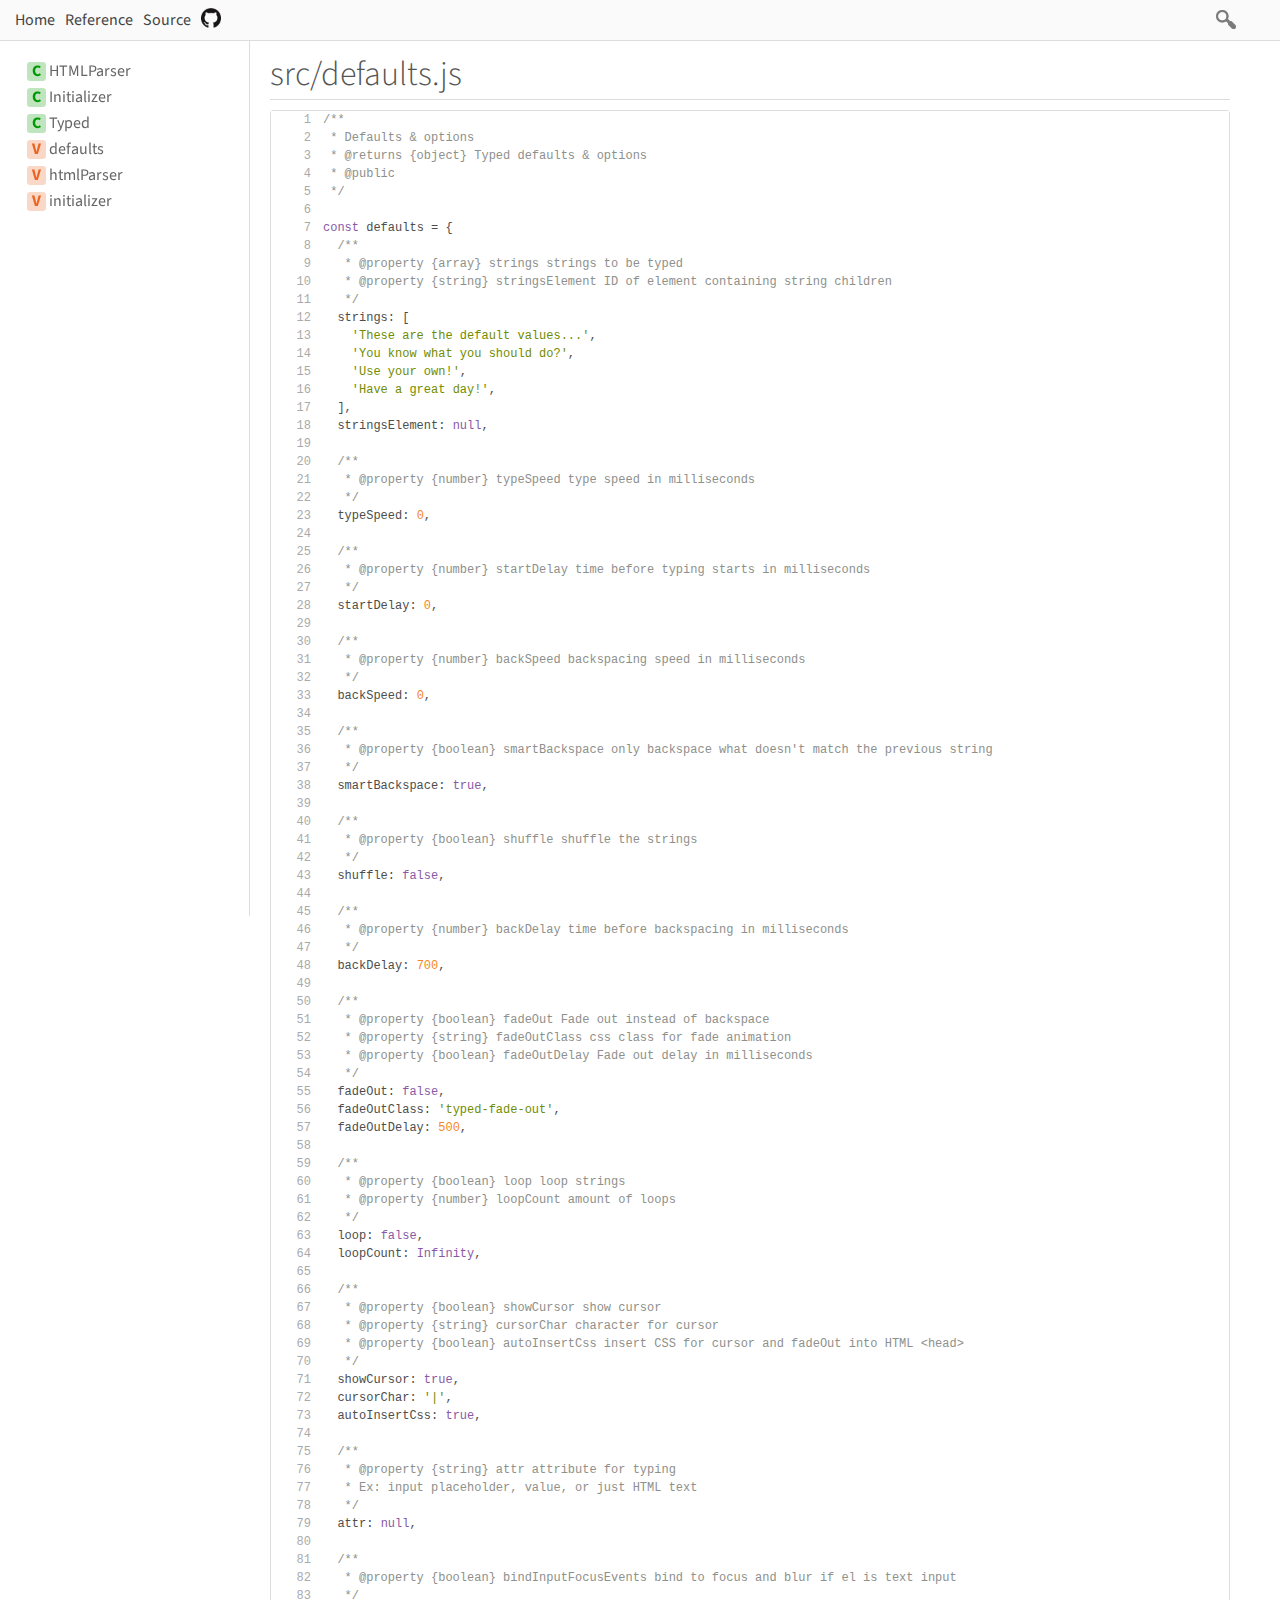
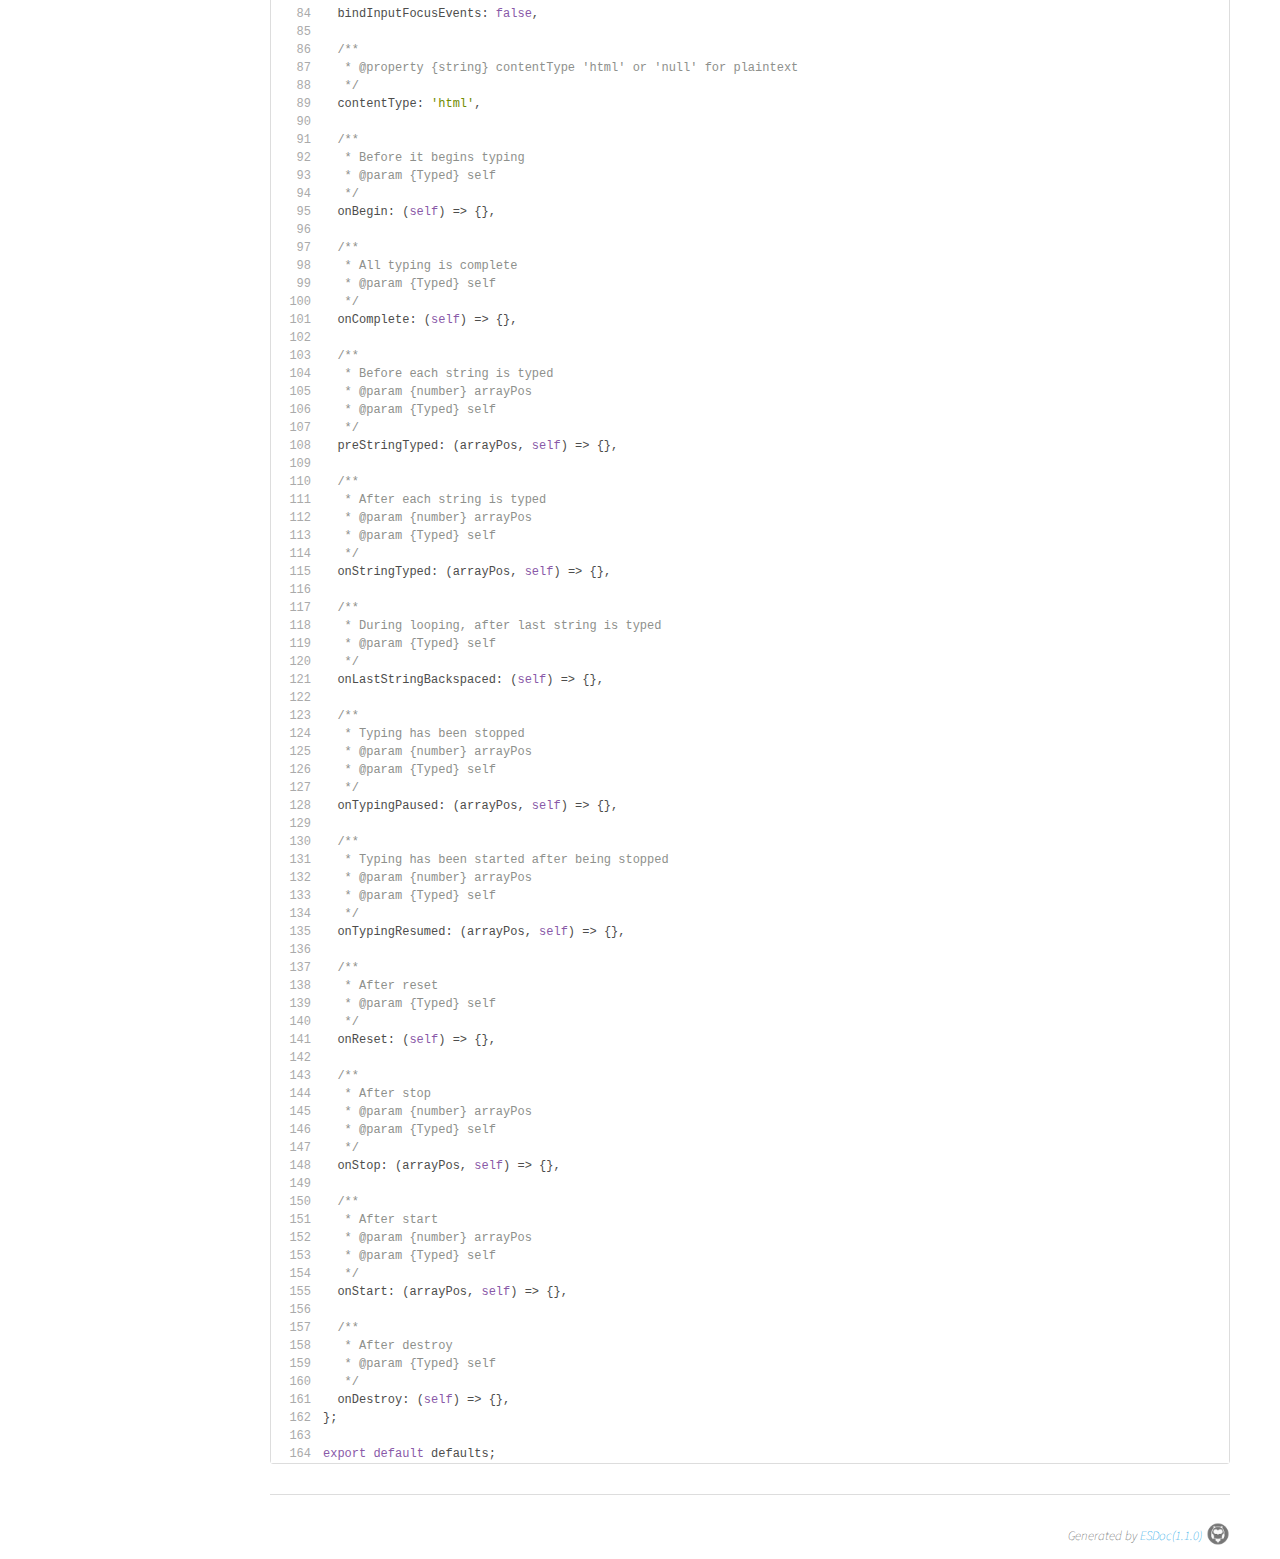
<file: Task2Portfolio/jquery.ripples-master/typed.js-main/docs/file/src/defaults.js.html>
<!DOCTYPE html>
<html>
<head>
  <meta charset="utf-8">
  <base data-ice="baseUrl" href="../../">
  <title data-ice="title">src/defaults.js | typed.js</title>
  <link type="text/css" rel="stylesheet" href="css/style.css">
  <link type="text/css" rel="stylesheet" href="css/prettify-tomorrow.css">
  <script src="script/prettify/prettify.js"></script>
  <script src="script/manual.js"></script>
<meta name="description" content="A JavaScript Typing Animation Library"><meta property="twitter:card" content="summary"><meta property="twitter:title" content="typed.js"><meta property="twitter:description" content="A JavaScript Typing Animation Library"></head>
<body class="layout-container" data-ice="rootContainer">

<header>
  <a href="./">Home</a>
  
  <a href="identifiers.html">Reference</a>
  <a href="source.html">Source</a>
  
  <div class="search-box">
  <span>
    <img src="./image/search.png">
    <span class="search-input-edge"></span><input class="search-input"><span class="search-input-edge"></span>
  </span>
    <ul class="search-result"></ul>
  </div>
<a style="position:relative; top:3px;" href="https://github.com/mattboldt/typed.js"><img width="20px" src="./image/github.png"></a></header>

<nav class="navigation" data-ice="nav"><div>
  <ul>
    
  <li data-ice="doc"><span data-ice="kind" class="kind-class">C</span><span data-ice="name"><span><a href="class/src/html-parser.js~HTMLParser.html">HTMLParser</a></span></span></li>
<li data-ice="doc"><span data-ice="kind" class="kind-class">C</span><span data-ice="name"><span><a href="class/src/initializer.js~Initializer.html">Initializer</a></span></span></li>
<li data-ice="doc"><span data-ice="kind" class="kind-class">C</span><span data-ice="name"><span><a href="class/src/typed.js~Typed.html">Typed</a></span></span></li>
<li data-ice="doc"><span data-ice="kind" class="kind-variable">V</span><span data-ice="name"><span><a href="variable/index.html#static-variable-defaults">defaults</a></span></span></li>
<li data-ice="doc"><span data-ice="kind" class="kind-variable">V</span><span data-ice="name"><span><a href="variable/index.html#static-variable-htmlParser">htmlParser</a></span></span></li>
<li data-ice="doc"><span data-ice="kind" class="kind-variable">V</span><span data-ice="name"><span><a href="variable/index.html#static-variable-initializer">initializer</a></span></span></li>
</ul>
</div>
</nav>

<div class="content" data-ice="content"><h1 data-ice="title">src/defaults.js</h1>
<pre class="source-code line-number raw-source-code"><code class="prettyprint linenums" data-ice="content">/**
 * Defaults &amp; options
 * @returns {object} Typed defaults &amp; options
 * @public
 */

const defaults = {
  /**
   * @property {array} strings strings to be typed
   * @property {string} stringsElement ID of element containing string children
   */
  strings: [
    &apos;These are the default values...&apos;,
    &apos;You know what you should do?&apos;,
    &apos;Use your own!&apos;,
    &apos;Have a great day!&apos;,
  ],
  stringsElement: null,

  /**
   * @property {number} typeSpeed type speed in milliseconds
   */
  typeSpeed: 0,

  /**
   * @property {number} startDelay time before typing starts in milliseconds
   */
  startDelay: 0,

  /**
   * @property {number} backSpeed backspacing speed in milliseconds
   */
  backSpeed: 0,

  /**
   * @property {boolean} smartBackspace only backspace what doesn&apos;t match the previous string
   */
  smartBackspace: true,

  /**
   * @property {boolean} shuffle shuffle the strings
   */
  shuffle: false,

  /**
   * @property {number} backDelay time before backspacing in milliseconds
   */
  backDelay: 700,

  /**
   * @property {boolean} fadeOut Fade out instead of backspace
   * @property {string} fadeOutClass css class for fade animation
   * @property {boolean} fadeOutDelay Fade out delay in milliseconds
   */
  fadeOut: false,
  fadeOutClass: &apos;typed-fade-out&apos;,
  fadeOutDelay: 500,

  /**
   * @property {boolean} loop loop strings
   * @property {number} loopCount amount of loops
   */
  loop: false,
  loopCount: Infinity,

  /**
   * @property {boolean} showCursor show cursor
   * @property {string} cursorChar character for cursor
   * @property {boolean} autoInsertCss insert CSS for cursor and fadeOut into HTML &lt;head&gt;
   */
  showCursor: true,
  cursorChar: &apos;|&apos;,
  autoInsertCss: true,

  /**
   * @property {string} attr attribute for typing
   * Ex: input placeholder, value, or just HTML text
   */
  attr: null,

  /**
   * @property {boolean} bindInputFocusEvents bind to focus and blur if el is text input
   */
  bindInputFocusEvents: false,

  /**
   * @property {string} contentType &apos;html&apos; or &apos;null&apos; for plaintext
   */
  contentType: &apos;html&apos;,

  /**
   * Before it begins typing
   * @param {Typed} self
   */
  onBegin: (self) =&gt; {},

  /**
   * All typing is complete
   * @param {Typed} self
   */
  onComplete: (self) =&gt; {},

  /**
   * Before each string is typed
   * @param {number} arrayPos
   * @param {Typed} self
   */
  preStringTyped: (arrayPos, self) =&gt; {},

  /**
   * After each string is typed
   * @param {number} arrayPos
   * @param {Typed} self
   */
  onStringTyped: (arrayPos, self) =&gt; {},

  /**
   * During looping, after last string is typed
   * @param {Typed} self
   */
  onLastStringBackspaced: (self) =&gt; {},

  /**
   * Typing has been stopped
   * @param {number} arrayPos
   * @param {Typed} self
   */
  onTypingPaused: (arrayPos, self) =&gt; {},

  /**
   * Typing has been started after being stopped
   * @param {number} arrayPos
   * @param {Typed} self
   */
  onTypingResumed: (arrayPos, self) =&gt; {},

  /**
   * After reset
   * @param {Typed} self
   */
  onReset: (self) =&gt; {},

  /**
   * After stop
   * @param {number} arrayPos
   * @param {Typed} self
   */
  onStop: (arrayPos, self) =&gt; {},

  /**
   * After start
   * @param {number} arrayPos
   * @param {Typed} self
   */
  onStart: (arrayPos, self) =&gt; {},

  /**
   * After destroy
   * @param {Typed} self
   */
  onDestroy: (self) =&gt; {},
};

export default defaults;
</code></pre>

</div>

<footer class="footer">
  Generated by <a href="https://esdoc.org">ESDoc<span data-ice="esdocVersion">(1.1.0)</span><img src="./image/esdoc-logo-mini-black.png"></a>
</footer>

<script src="script/search_index.js"></script>
<script src="script/search.js"></script>
<script src="script/pretty-print.js"></script>
<script src="script/inherited-summary.js"></script>
<script src="script/test-summary.js"></script>
<script src="script/inner-link.js"></script>
<script src="script/patch-for-local.js"></script>
</body>
</html>
</file>
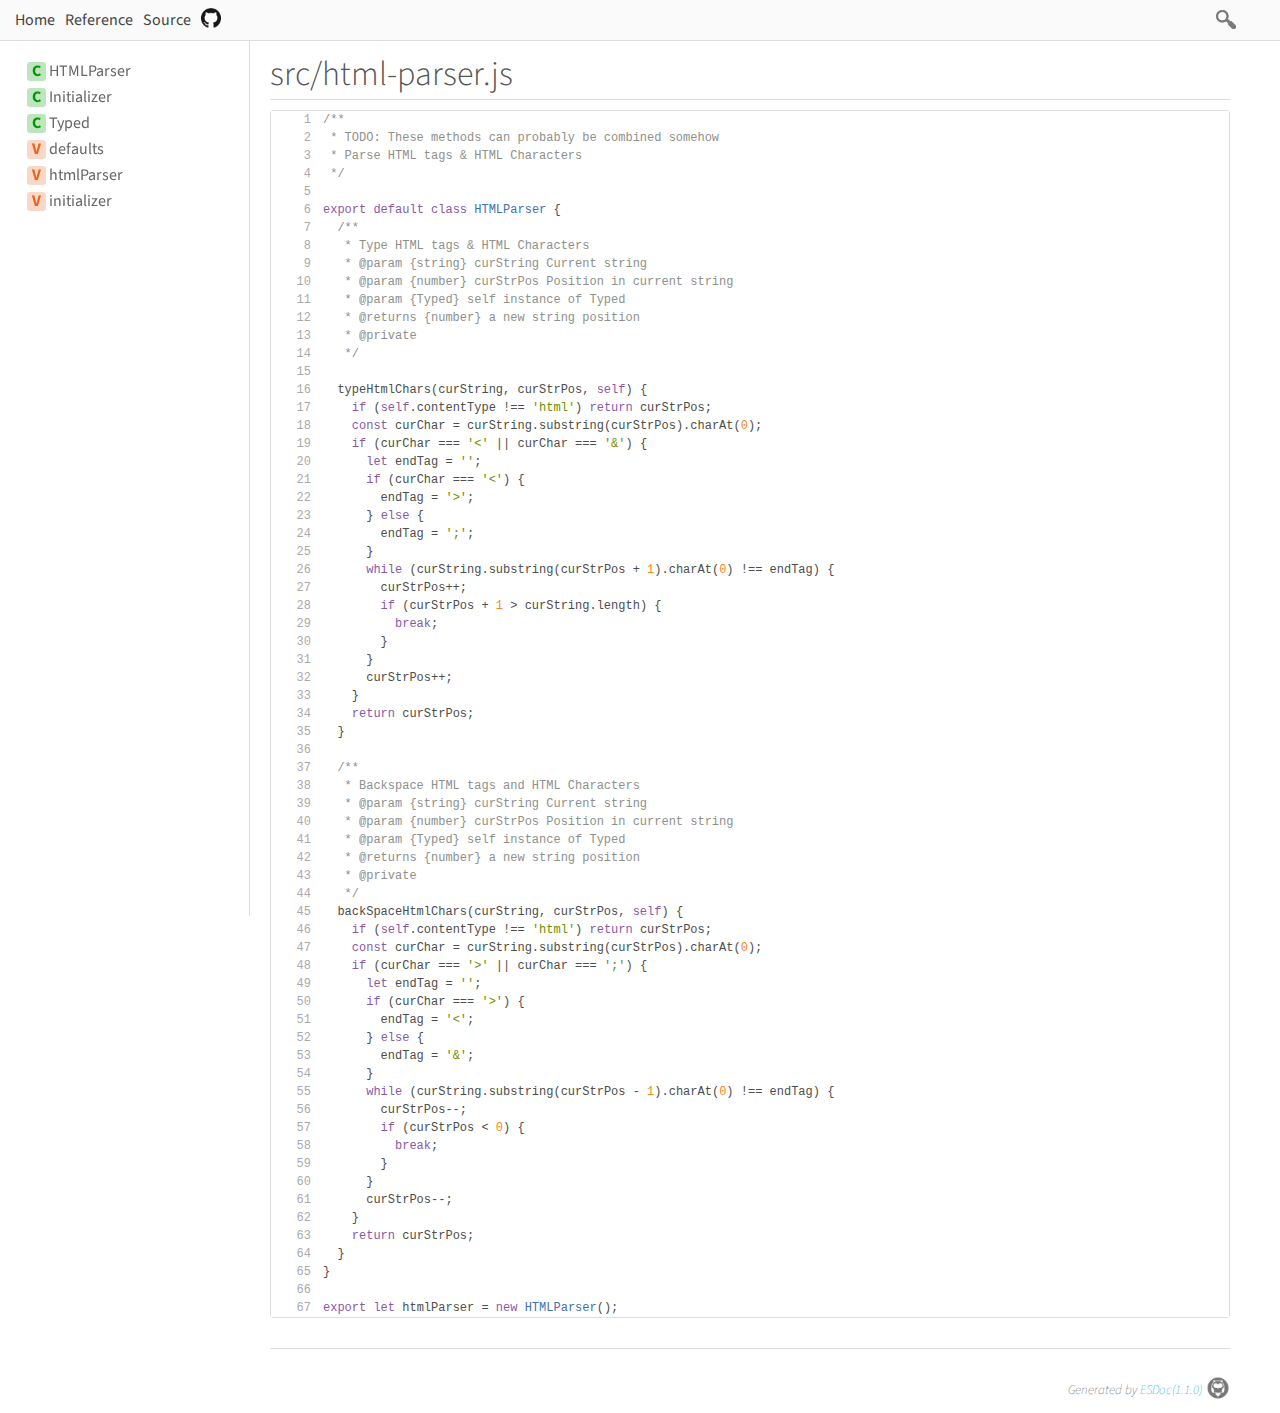
<file: Task2Portfolio/jquery.ripples-master/typed.js-main/docs/file/src/html-parser.js.html>
<!DOCTYPE html>
<html>
<head>
  <meta charset="utf-8">
  <base data-ice="baseUrl" href="../../">
  <title data-ice="title">src/html-parser.js | typed.js</title>
  <link type="text/css" rel="stylesheet" href="css/style.css">
  <link type="text/css" rel="stylesheet" href="css/prettify-tomorrow.css">
  <script src="script/prettify/prettify.js"></script>
  <script src="script/manual.js"></script>
<meta name="description" content="A JavaScript Typing Animation Library"><meta property="twitter:card" content="summary"><meta property="twitter:title" content="typed.js"><meta property="twitter:description" content="A JavaScript Typing Animation Library"></head>
<body class="layout-container" data-ice="rootContainer">

<header>
  <a href="./">Home</a>
  
  <a href="identifiers.html">Reference</a>
  <a href="source.html">Source</a>
  
  <div class="search-box">
  <span>
    <img src="./image/search.png">
    <span class="search-input-edge"></span><input class="search-input"><span class="search-input-edge"></span>
  </span>
    <ul class="search-result"></ul>
  </div>
<a style="position:relative; top:3px;" href="https://github.com/mattboldt/typed.js"><img width="20px" src="./image/github.png"></a></header>

<nav class="navigation" data-ice="nav"><div>
  <ul>
    
  <li data-ice="doc"><span data-ice="kind" class="kind-class">C</span><span data-ice="name"><span><a href="class/src/html-parser.js~HTMLParser.html">HTMLParser</a></span></span></li>
<li data-ice="doc"><span data-ice="kind" class="kind-class">C</span><span data-ice="name"><span><a href="class/src/initializer.js~Initializer.html">Initializer</a></span></span></li>
<li data-ice="doc"><span data-ice="kind" class="kind-class">C</span><span data-ice="name"><span><a href="class/src/typed.js~Typed.html">Typed</a></span></span></li>
<li data-ice="doc"><span data-ice="kind" class="kind-variable">V</span><span data-ice="name"><span><a href="variable/index.html#static-variable-defaults">defaults</a></span></span></li>
<li data-ice="doc"><span data-ice="kind" class="kind-variable">V</span><span data-ice="name"><span><a href="variable/index.html#static-variable-htmlParser">htmlParser</a></span></span></li>
<li data-ice="doc"><span data-ice="kind" class="kind-variable">V</span><span data-ice="name"><span><a href="variable/index.html#static-variable-initializer">initializer</a></span></span></li>
</ul>
</div>
</nav>

<div class="content" data-ice="content"><h1 data-ice="title">src/html-parser.js</h1>
<pre class="source-code line-number raw-source-code"><code class="prettyprint linenums" data-ice="content">/**
 * TODO: These methods can probably be combined somehow
 * Parse HTML tags &amp; HTML Characters
 */

export default class HTMLParser {
  /**
   * Type HTML tags &amp; HTML Characters
   * @param {string} curString Current string
   * @param {number} curStrPos Position in current string
   * @param {Typed} self instance of Typed
   * @returns {number} a new string position
   * @private
   */

  typeHtmlChars(curString, curStrPos, self) {
    if (self.contentType !== &apos;html&apos;) return curStrPos;
    const curChar = curString.substring(curStrPos).charAt(0);
    if (curChar === &apos;&lt;&apos; || curChar === &apos;&amp;&apos;) {
      let endTag = &apos;&apos;;
      if (curChar === &apos;&lt;&apos;) {
        endTag = &apos;&gt;&apos;;
      } else {
        endTag = &apos;;&apos;;
      }
      while (curString.substring(curStrPos + 1).charAt(0) !== endTag) {
        curStrPos++;
        if (curStrPos + 1 &gt; curString.length) {
          break;
        }
      }
      curStrPos++;
    }
    return curStrPos;
  }

  /**
   * Backspace HTML tags and HTML Characters
   * @param {string} curString Current string
   * @param {number} curStrPos Position in current string
   * @param {Typed} self instance of Typed
   * @returns {number} a new string position
   * @private
   */
  backSpaceHtmlChars(curString, curStrPos, self) {
    if (self.contentType !== &apos;html&apos;) return curStrPos;
    const curChar = curString.substring(curStrPos).charAt(0);
    if (curChar === &apos;&gt;&apos; || curChar === &apos;;&apos;) {
      let endTag = &apos;&apos;;
      if (curChar === &apos;&gt;&apos;) {
        endTag = &apos;&lt;&apos;;
      } else {
        endTag = &apos;&amp;&apos;;
      }
      while (curString.substring(curStrPos - 1).charAt(0) !== endTag) {
        curStrPos--;
        if (curStrPos &lt; 0) {
          break;
        }
      }
      curStrPos--;
    }
    return curStrPos;
  }
}

export let htmlParser = new HTMLParser();
</code></pre>

</div>

<footer class="footer">
  Generated by <a href="https://esdoc.org">ESDoc<span data-ice="esdocVersion">(1.1.0)</span><img src="./image/esdoc-logo-mini-black.png"></a>
</footer>

<script src="script/search_index.js"></script>
<script src="script/search.js"></script>
<script src="script/pretty-print.js"></script>
<script src="script/inherited-summary.js"></script>
<script src="script/test-summary.js"></script>
<script src="script/inner-link.js"></script>
<script src="script/patch-for-local.js"></script>
</body>
</html>
</file>
<file: Task2Portfolio/jquery.ripples-master/typed.js-main/docs/css/style.css>
@import url(https://fonts.googleapis.com/css?family=Roboto:400,300,700);
@import url(https://fonts.googleapis.com/css?family=Source+Sans+Pro:400,400italic,600,700);
@import url(./manual.css);
@import url(./source.css);
@import url(./test.css);
@import url(./identifiers.css);
@import url(./github.css);
@import url(./search.css);

* {
  margin: 0;
  padding: 0;
  text-decoration: none;
}

html
{
  font-family: 'Source Sans Pro', 'Roboto', sans-serif;
  overflow: auto;
  /*font-size: 14px;*/
  /*color: #4d4e53;*/
  /*color: rgba(0, 0, 0, .68);*/
  color: #555;
  background-color: #fff;
}

a {
  /*color: #0095dd;*/
  /*color:rgb(37, 138, 175);*/
  color: #039BE5;
}

code a:hover {
  text-decoration: underline;
}

ul, ol {
  padding-left: 20px;
}

ul li {
  list-style: disc;
  margin: 4px 0;
}

ol li {
  margin: 4px 0;
}

h1 {
  margin-bottom: 10px;
  font-size: 34px;
  font-weight: 300;
  border-bottom: solid 1px #ddd;
}

h2 {
  margin-top: 24px;
  margin-bottom: 10px;
  font-size: 20px;
  border-bottom: solid 1px #ddd;
  font-weight: 300;
}

h3 {
  position: relative;
  font-size: 16px;
  margin-bottom: 12px;
  padding: 4px;
  font-weight: 300;
}

details {
  cursor: pointer;
}

del {
  text-decoration: line-through;
}

p {
  margin-bottom: 15px;
  line-height: 1.5;
}

code {
  font-family: "SFMono-Regular", Consolas, "Liberation Mono", Menlo, Courier, monospace;
}

pre > code {
  display: block;
}

pre.prettyprint, pre > code {
  padding: 4px;
  margin: 1em 0;
  background-color: #f5f5f5;
  border-radius: 3px;
}

pre.prettyprint > code {
  margin: 0;
}

p > code,
li > code {
  padding: 0.2em 0.5em;
  margin: 0;
  font-size: 85%;
  background-color: rgba(0,0,0,0.04);
  border-radius: 3px;
}

.code {
  font-family: "SFMono-Regular", Consolas, "Liberation Mono", Menlo, Courier, monospace;
  font-size: 13px;
}

.import-path pre.prettyprint,
.import-path pre.prettyprint code {
  margin: 0;
  padding: 0;
  border: none;
  background: white;
}

.layout-container {
  /*display: flex;*/
  /*flex-direction: row;*/
  /*justify-content: flex-start;*/
  /*align-items: stretch;*/
}

.layout-container > header {
  display: flex;
  height: 40px;
  line-height: 40px;
  font-size: 16px;
  padding: 0 10px;
  margin: 0;
  position: fixed;
  width: 100%;
  z-index: 1;
  background-color: #fafafa;
  top: 0;
  border-bottom: solid 1px #ddd;
}
.layout-container > header > a{
  margin: 0 5px;
  color: #444;
}

.layout-container > header > a.repo-url-github {
  font-size: 0;
  display: inline-block;
  width: 20px;
  height: 38px;
  background: url("../image/github.png") no-repeat center;
  background-size: 20px;
  vertical-align: top;
}

.navigation {
  position: fixed;
  top: 0;
  left: 0;
  box-sizing: border-box;
  width: 250px;
  height: 100%;
  padding-top: 40px;
  padding-left: 15px;
  padding-bottom: 2em;
  margin-top:1em;
  overflow-x: scroll;
  box-shadow: rgba(255, 255, 255, 1) -1px 0 0 inset;
  border-right: 1px solid #ddd;
}

.navigation ul {
  padding: 0;
}

.navigation li {
  list-style: none;
  margin: 4px 0;
  white-space: nowrap;
}

.navigation li a {
  color: #666;
}

.navigation .nav-dir-path {
  display: block;
  margin-top: 0.7em;
  margin-bottom: 0.25em;
  font-weight: 600;
}

.kind-class,
.kind-interface,
.kind-function,
.kind-typedef,
.kind-variable,
.kind-external {
  margin-left: 0.75em;
  width: 1.2em;
  height: 1.2em;
  display: inline-block;
  text-align: center;
  border-radius: 0.2em;
  margin-right: 0.2em;
  font-weight: bold;
  line-height: 1.2em;
}

.kind-class {
  color: #009800;
  background-color: #bfe5bf;
}

.kind-interface {
  color: #fbca04;
  background-color: #fef2c0;
}

.kind-function {
  color: #6b0090;
  background-color: #d6bdde;
}

.kind-variable {
  color: #eb6420;
  background-color: #fad8c7;
}

.kind-typedef {
  color: #db001e;
  background-color: #edbec3;
}

.kind-external {
  color: #0738c3;
  background-color: #bbcbea;
}

.summary span[class^="kind-"] {
  margin-left: 0;
}

h1 .version,
h1 .url a {
  font-size: 14px;
  color: #aaa;
}

.content {
  margin-top: 40px;
  margin-left: 250px;
  padding: 10px 50px 10px 20px;
}

.header-notice {
  font-size: 14px;
  color: #aaa;
  margin: 0;
}

.expression-extends .prettyprint {
  margin-left: 10px;
  background: white;
}

.extends-chain {
  border-bottom: 1px solid#ddd;
  padding-bottom: 10px;
  margin-bottom: 10px;
}

.extends-chain span:nth-of-type(1) {
  padding-left: 10px;
}

.extends-chain > div {
  margin: 5px 0;
}

.description table {
  font-size: 14px;
  border-spacing: 0;
  border: 0;
  border-collapse: collapse;
}

.description thead {
  background: #999;
  color: white;
}

.description table td,
.description table th {
  border: solid 1px #ddd;
  padding: 4px;
  font-weight: normal;
}

.flat-list ul {
  padding-left: 0;
}

.flat-list li {
  display: inline;
  list-style: none;
}

table.summary {
  width: 100%;
  margin: 10px 0;
  border-spacing: 0;
  border: 0;
  border-collapse: collapse;
}

table.summary thead {
  background: #fafafa;
}

table.summary td {
  border: solid 1px #ddd;
  padding: 4px 10px;
}

table.summary tbody td:nth-child(1) {
  text-align: right;
  white-space: nowrap;
  min-width: 64px;
  vertical-align: top;
}

table.summary tbody td:nth-child(2) {
  width: 100%;
  border-right: none;
}

table.summary tbody td:nth-child(3) {
  white-space: nowrap;
  border-left: none;
  vertical-align: top;
}

table.summary td > div:nth-of-type(2) {
  padding-top: 4px;
  padding-left: 15px;
}

table.summary td p {
  margin-bottom: 0;
}

.inherited-summary thead td {
  padding-left: 2px;
}

.inherited-summary thead a {
  color: white;
}

.inherited-summary .summary tbody {
  display: none;
}

.inherited-summary .summary .toggle {
  padding: 0 4px;
  font-size: 12px;
  cursor: pointer;
}
.inherited-summary .summary .toggle.closed:before {
  content: "▶";
}
.inherited-summary .summary .toggle.opened:before {
  content: "▼";
}

.member, .method {
  margin-bottom: 24px;
}

table.params {
  width: 100%;
  margin: 10px 0;
  border-spacing: 0;
  border: 0;
  border-collapse: collapse;
}

table.params thead {
  background: #eee;
  color: #aaa;
}

table.params td {
  padding: 4px;
  border: solid 1px #ddd;
}

table.params td p {
  margin: 0;
}

.content .detail > * {
  margin: 15px 0;
}

.content .detail > h3 {
  color: black;
  background-color: #f0f0f0;
}

.content .detail > div {
  margin-left: 10px;
}

.content .detail > .import-path {
  margin-top: -8px;
}

.content .detail + .detail {
  margin-top: 30px;
}

.content .detail .throw td:first-child {
  padding-right: 10px;
}

.content .detail h4 + :not(pre) {
  padding-left: 0;
  margin-left: 10px;
}

.content .detail h4 + ul li {
  list-style: none;
}

.return-param * {
  display: inline;
}

.argument-params {
  margin-bottom: 20px;
}

.return-type {
  padding-right: 10px;
  font-weight: normal;
}

.return-desc {
  margin-left: 10px;
  margin-top: 4px;
}

.return-desc p {
  margin: 0;
}

.deprecated, .experimental, .instance-docs {
  border-left: solid 5px orange;
  padding-left: 4px;
  margin: 4px 0;
}

tr.listen p,
tr.throw p,
tr.emit p{
  margin-bottom: 10px;
}

.version, .since {
  color: #aaa;
}

h3 .right-info {
  position: absolute;
  right: 4px;
  font-size: 14px;
}

.version + .since:before {
  content: '| ';
}

.see {
  margin-top: 10px;
}

.see h4 {
  margin: 4px 0;
}

.content .detail h4 + .example-doc {
  margin: 6px 0;
}

.example-caption {
  position: relative;
  bottom: -1px;
  display: inline-block;
  padding: 4px;
  font-style: italic;
  background-color: #f5f5f5;
  font-weight: bold;
  border-radius: 3px;
  border-bottom-left-radius: 0;
  border-bottom-right-radius: 0;
}

.example-caption + pre.source-code {
  margin-top: 0;
  border-top-left-radius: 0;
}

footer, .file-footer {
  text-align: right;
  font-style: italic;
  font-weight: 100;
  font-size: 13px;
  margin-right: 50px;
  margin-left: 270px;
  border-top: 1px solid #ddd;
  padding-top: 30px;
  margin-top: 20px;
  padding-bottom: 10px;
}

footer img {
  width: 24px;
  vertical-align: middle;
  padding-left: 4px;
  position: relative;
  top: -3px;
  opacity: 0.6;
}

pre.source-code {
  padding: 4px;
}

pre.raw-source-code > code {
  padding: 0;
  margin: 0;
  font-size: 12px;
  background: #fff;
  border: solid 1px #ddd;
  line-height: 1.5;
}

pre.raw-source-code > code > ol {
  counter-reset:number;
  list-style:none;
  margin:0;
  padding:0;
  overflow: hidden;
}

pre.raw-source-code > code > ol li:before {
  counter-increment: number;
  content: counter(number);
  display: inline-block;
  min-width: 3em;
  color: #aaa;
  text-align: right;
  padding-right: 1em;
}

pre.source-code.line-number {
  padding: 0;
}

pre.source-code ol {
  background: #eee;
  padding-left: 40px;
}

pre.source-code li {
  background: white;
  padding-left: 4px;
  list-style: decimal;
  margin: 0;
}

pre.source-code.line-number li.active {
  background: rgb(255, 255, 150) !important;
}

pre.source-code.line-number li.error-line {
  background: #ffb8bf;
}

.inner-link-active {
  /*background: rgb(255, 255, 150) !important;*/
  background: #039BE5 !important;
  color: #fff !important;
  padding-left: 0.1em !important;
}

.inner-link-active a {
  color: inherit;
}
</file>
<file: Task2Portfolio/jquery.ripples-master/typed.js-main/docs/css/prettify-tomorrow.css>
/* Tomorrow Theme */
/* Original theme - https://github.com/chriskempson/tomorrow-theme */
/* Pretty printing styles. Used with prettify.js. */
/* SPAN elements with the classes below are added by prettyprint. */
/* plain text */
.pln {
  color: #4d4d4c; }

@media screen {
  /* string content */
  .str {
    color: #718c00; }

  /* a keyword */
  .kwd {
    color: #8959a8; }

  /* a comment */
  .com {
    color: #8e908c; }

  /* a type name */
  .typ {
    color: #4271ae; }

  /* a literal value */
  .lit {
    color: #f5871f; }

  /* punctuation */
  .pun {
    color: #4d4d4c; }

  /* lisp open bracket */
  .opn {
    color: #4d4d4c; }

  /* lisp close bracket */
  .clo {
    color: #4d4d4c; }

  /* a markup tag name */
  .tag {
    color: #c82829; }

  /* a markup attribute name */
  .atn {
    color: #f5871f; }

  /* a markup attribute value */
  .atv {
    color: #3e999f; }

  /* a declaration */
  .dec {
    color: #f5871f; }

  /* a variable name */
  .var {
    color: #c82829; }

  /* a function name */
  .fun {
    color: #4271ae; } }
/* Use higher contrast and text-weight for printable form. */
@media print, projection {
  .str {
    color: #060; }

  .kwd {
    color: #006;
    font-weight: bold; }

  .com {
    color: #600;
    font-style: italic; }

  .typ {
    color: #404;
    font-weight: bold; }

  .lit {
    color: #044; }

  .pun, .opn, .clo {
    color: #440; }

  .tag {
    color: #006;
    font-weight: bold; }

  .atn {
    color: #404; }

  .atv {
    color: #060; } }
/* Style */
/*
pre.prettyprint {
  background: white;
  font-family: Consolas, Monaco, 'Andale Mono', monospace;
  font-size: 12px;
  line-height: 1.5;
  border: 1px solid #ccc;
  padding: 10px; }
*/

/* Specify class=linenums on a pre to get line numbering */
ol.linenums {
  margin-top: 0;
  margin-bottom: 0; }

/* IE indents via margin-left */
li.L0,
li.L1,
li.L2,
li.L3,
li.L4,
li.L5,
li.L6,
li.L7,
li.L8,
li.L9 {
  /* */ }

/* Alternate shading for lines */
li.L1,
li.L3,
li.L5,
li.L7,
li.L9 {
  /* */ }
</file>
<file: Task1LandingPage/landing.css>
/* Reset some default styles */
body, h1, h2, h3, p {
    margin: 0;
    padding: 0;
}

body {
    font-family: Arial, sans-serif;
    background-color: #f4f4f4;
}

header {
    background-color: #333;
    color: #fff;
    text-align: center;
    padding: 20px;
}

h1 {
    font-size: 36px;
}

p {
    font-size: 18px;
}

.featured-products {
    padding: 20px;
    display: flex;
    flex-wrap: wrap;
    justify-content: space-around;
}

.product {
    background-color: #fff;
    box-shadow: 0px 2px 4px rgba(0, 0, 0, 0.1);
    border-radius: 8px;
    padding: 20px;
    margin: 10px;
    width: 300px;
    text-align: center;
}

.product img {
    max-width: 100%;
    height:300px; 
}

.product h3 {
    font-size: 24px;
    margin-top: 10px;
}

.product p {
    font-size: 16px;
    margin: 10px 0;
}

.price {
    font-size: 20px;
    color: #ff6600;
    margin: 10px 0;
}

button {
    background-color: #ff6600;
    color: #fff;
    padding: 10px 20px;
    border: none;
    border-radius: 4px;
    cursor: pointer;
}

button:hover {
    background-color: #ff4500;
}

.about-us {
    background-color: #fff;
    padding: 20px;
    text-align: center;
}

.contact {
    background-color: #333;
    color: #fff;
    padding: 20px;
    text-align: center;
}

.contact ul {
    list-style: none;
    padding: 0;
}

.contact li {
    font-size: 18px;
    margin: 10px 0;
}

footer {
    background-color: #333;
    color: #fff;
    text-align: center;
    padding: 10px;
}
</file>
